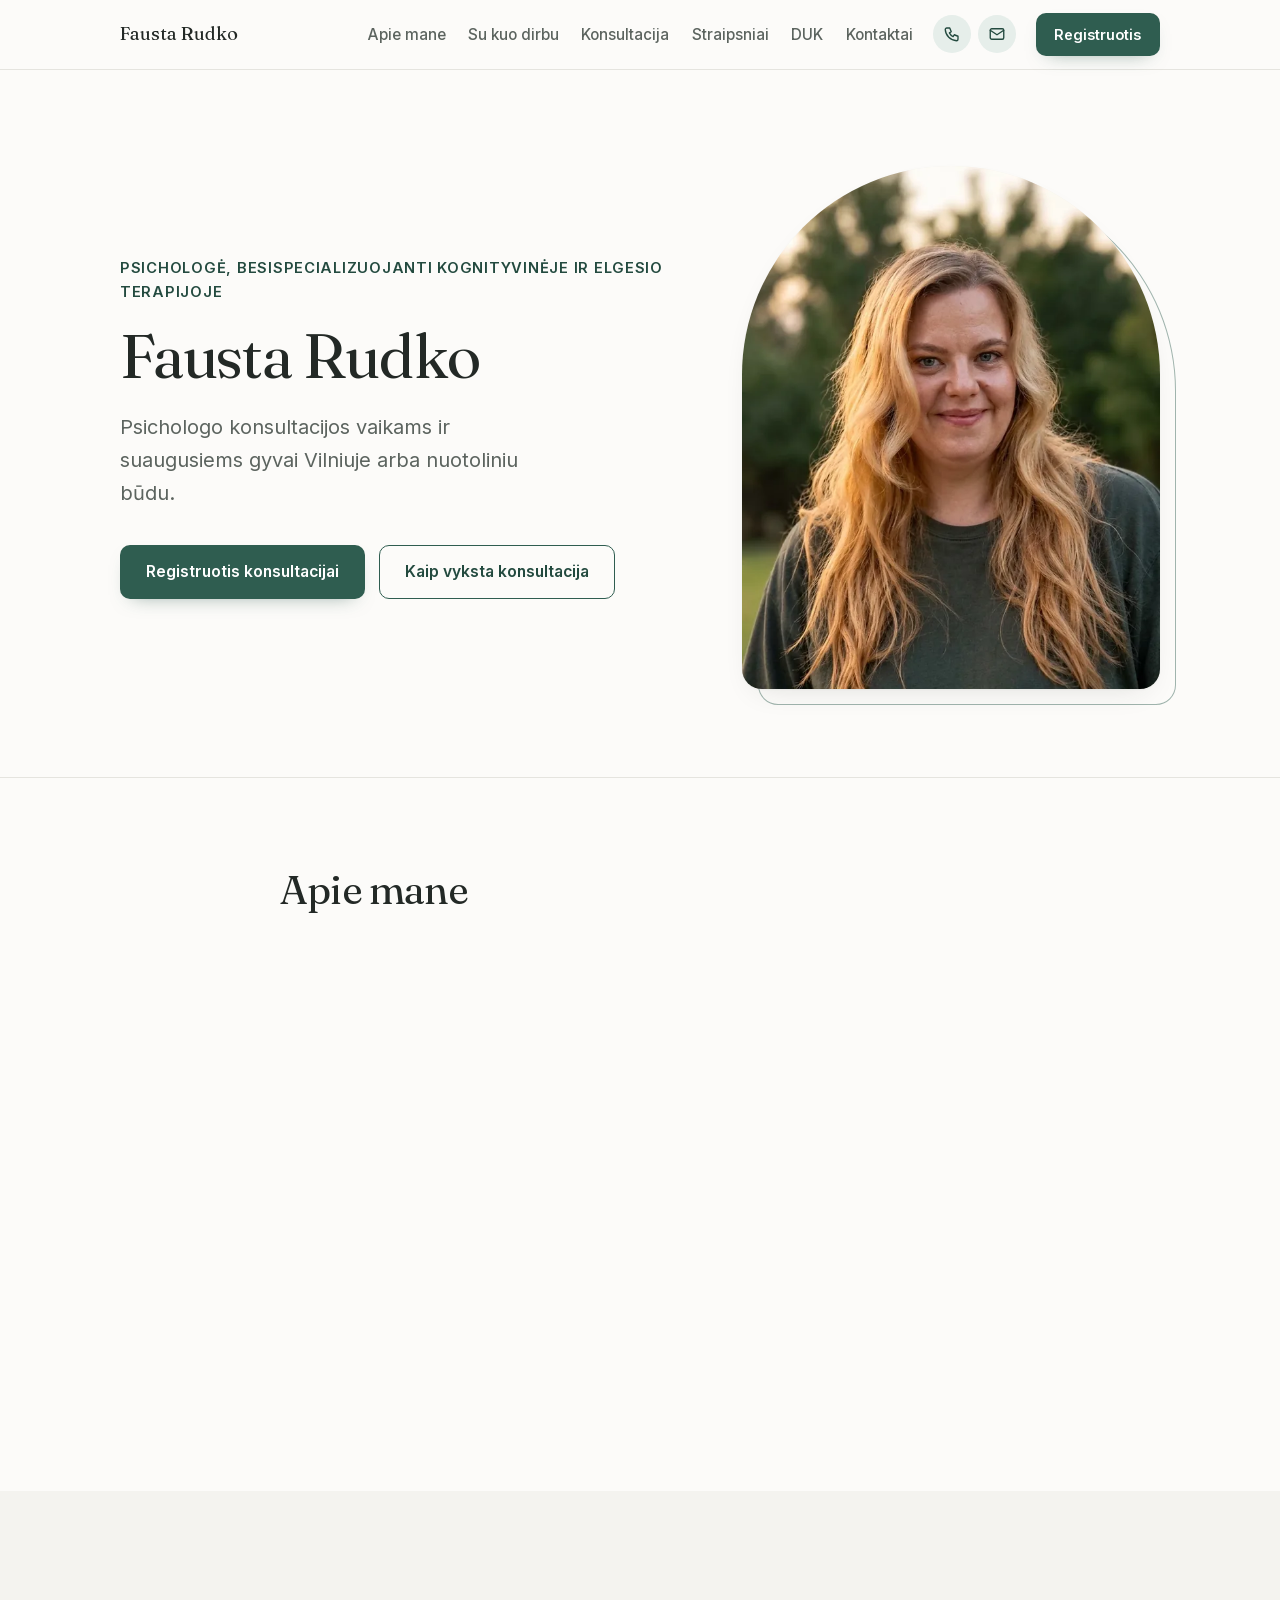
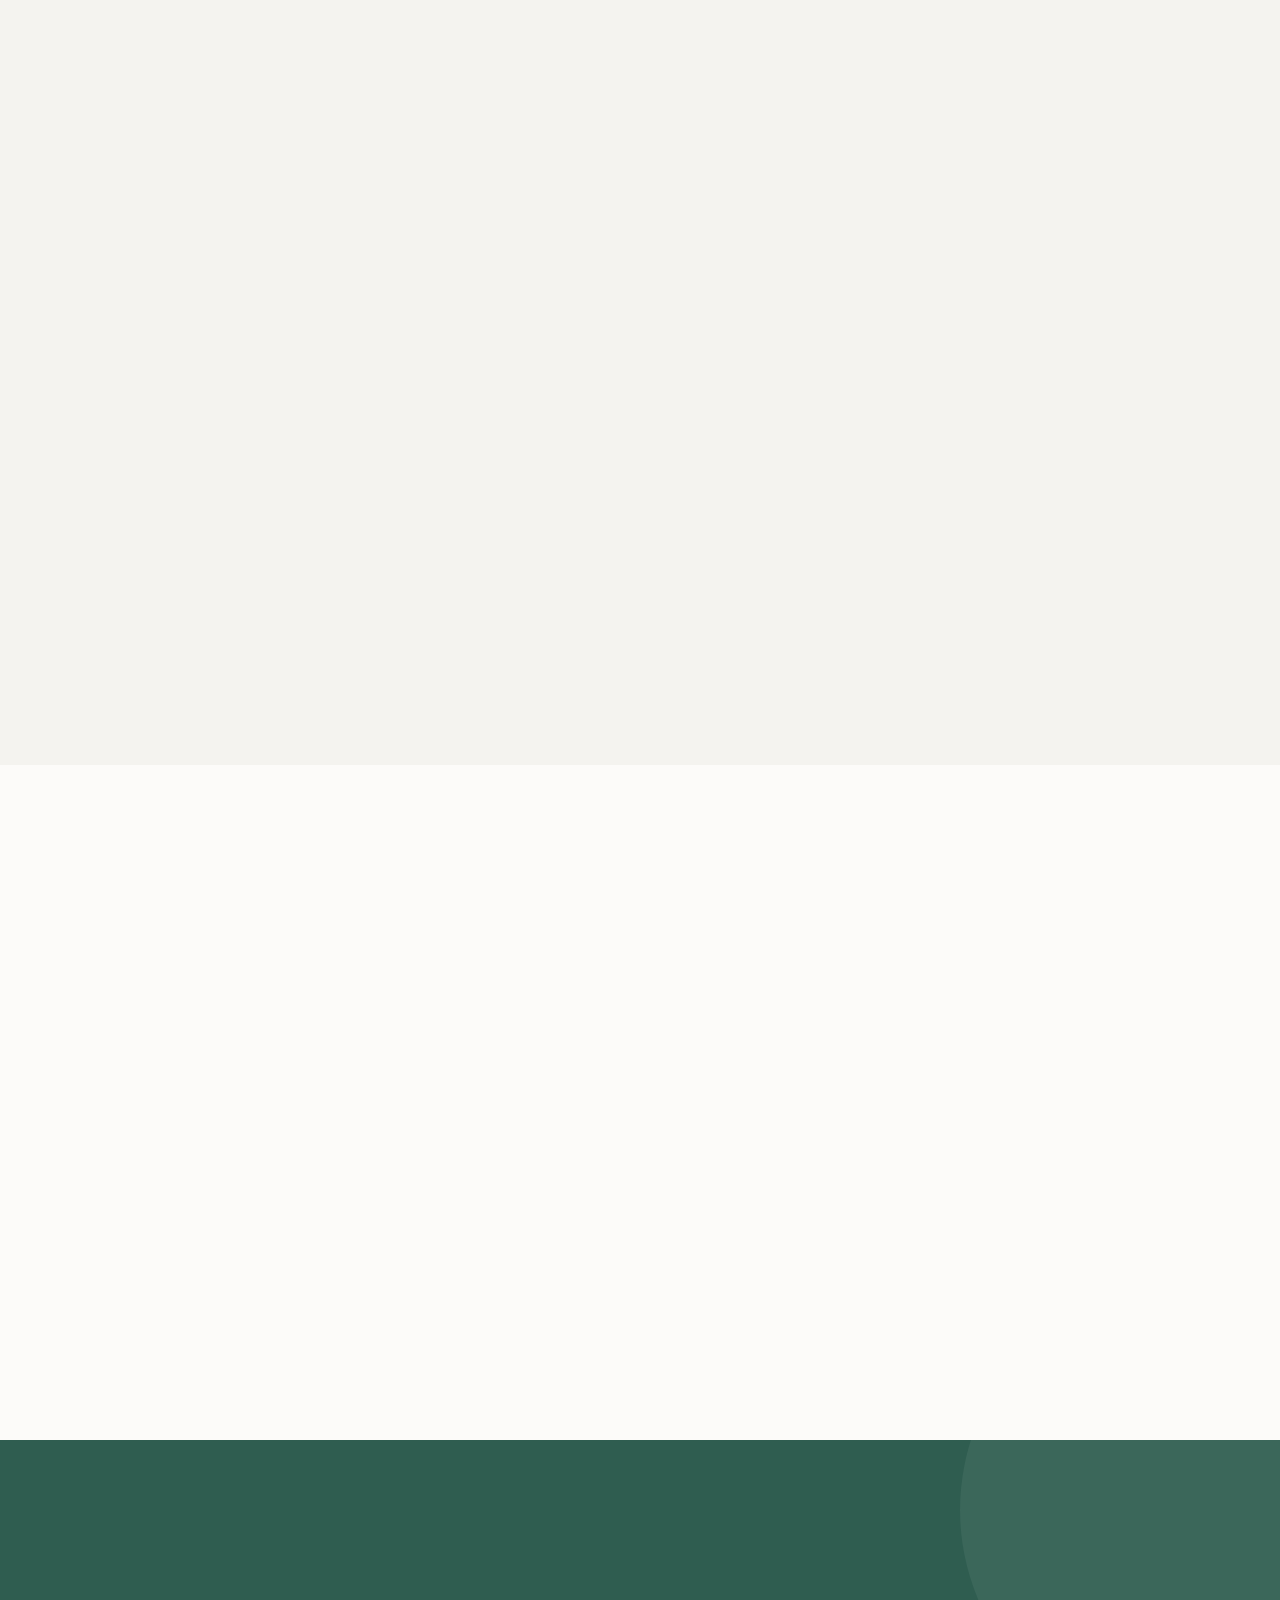
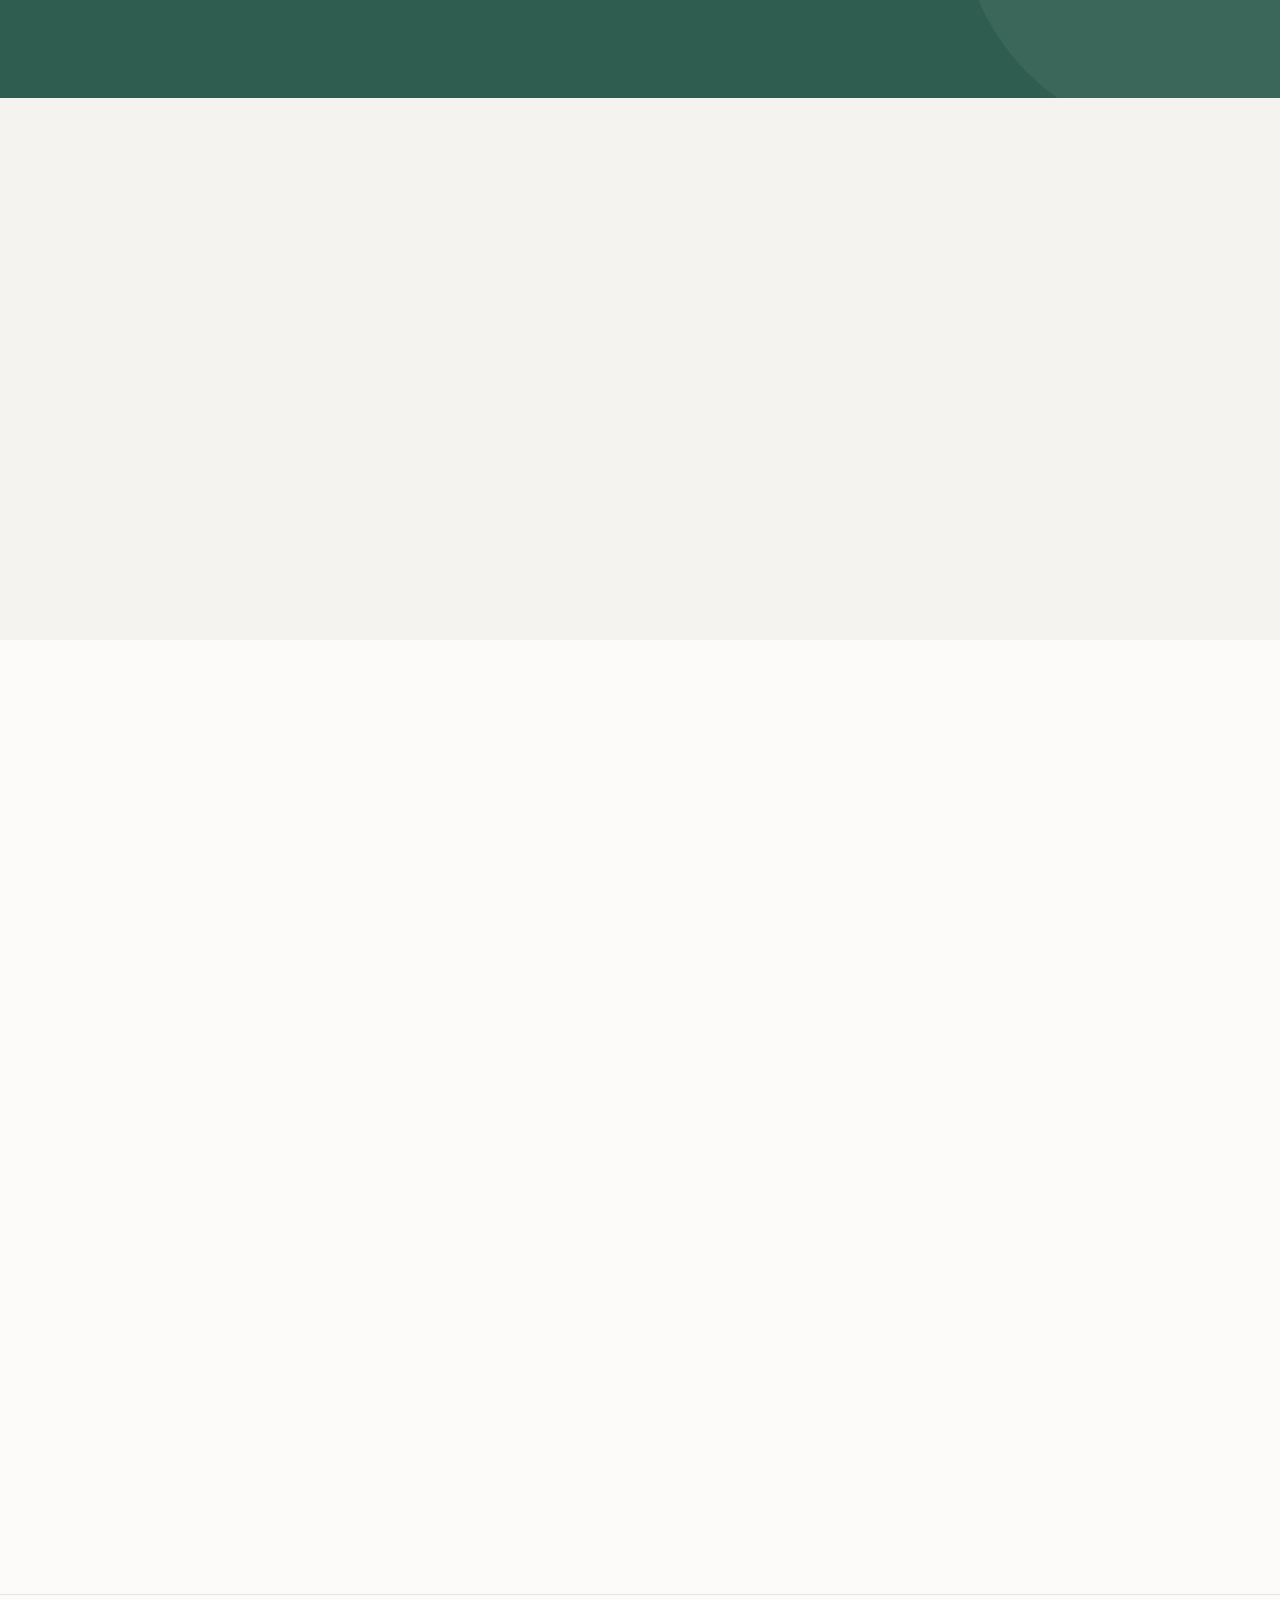
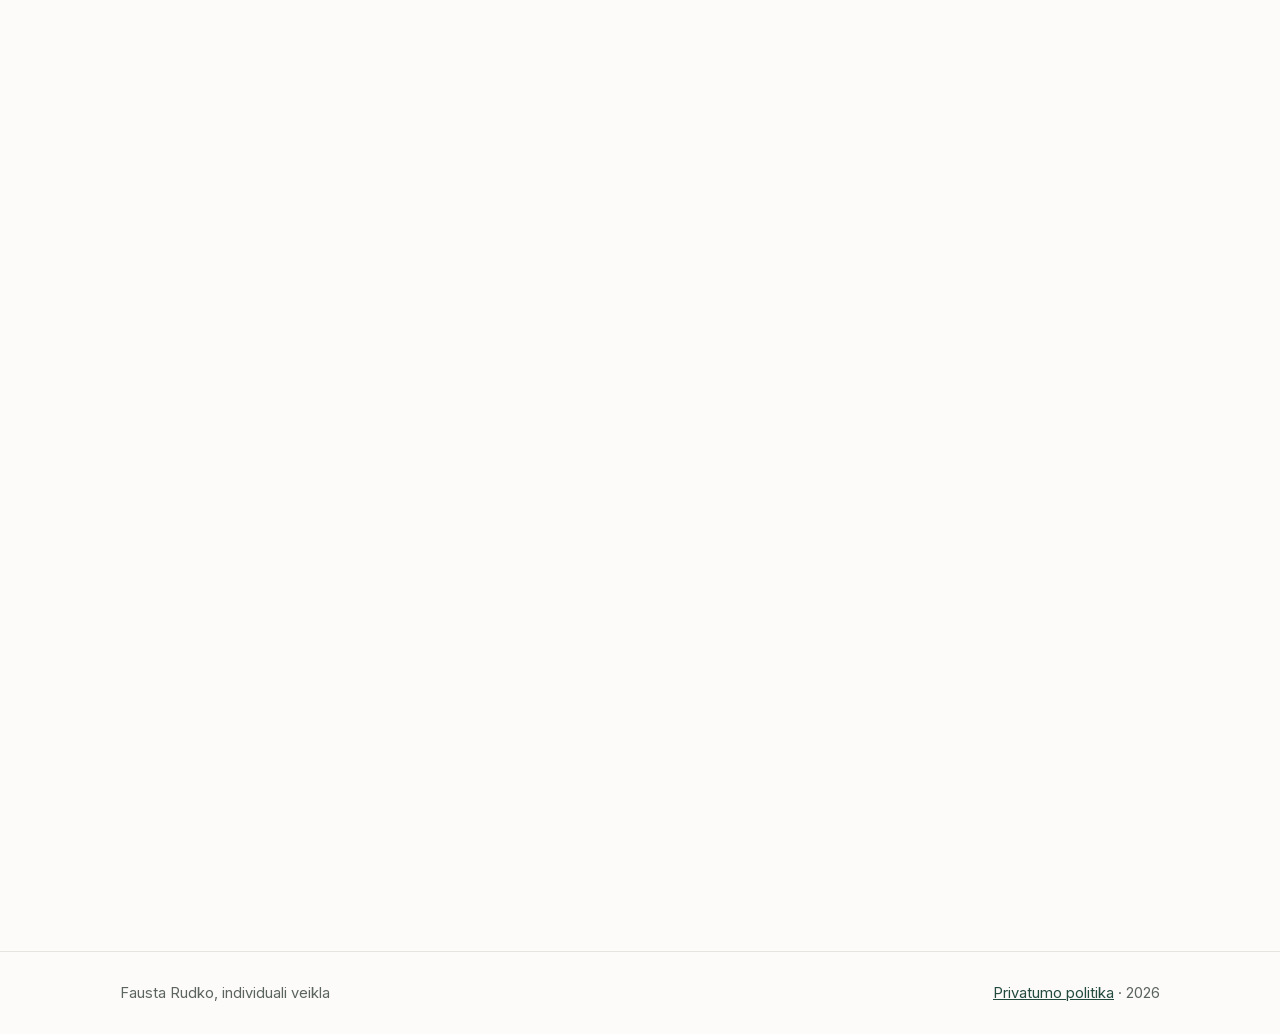
<file: index.html>
<!doctype html>
<html lang="lt">
<head>
  <meta charset="utf-8">
  <meta name="viewport" content="width=device-width, initial-scale=1">
  <meta http-equiv="Content-Security-Policy" content="default-src 'self'; script-src 'self'; style-src 'self'; img-src 'self' data:; font-src 'self'; connect-src 'self' https://formspree.io; form-action 'self' https://formspree.io; base-uri 'self'; object-src 'none'; upgrade-insecure-requests">
  <meta name="referrer" content="strict-origin-when-cross-origin">
  <title>Psichologė Vilniuje | Konsultacijos vaikams ir suaugusiems | Fausta Rudko</title>
  <meta name="description" content="Psichologo konsultacija Vilniuje ir nuotoliniu būdu vaikams ir suaugusiems. Kognityvinė ir elgesio terapija, vaiko raidos klausimai. Registruokitės konsultacijai.">
  <meta name="theme-color" content="#fcfbf9">
  <meta name="google-site-verification" content="2PJEKcrNzsLV1L0-G0TRrcrIz09X-STNwLhhue0qvl4">

  <meta property="og:type" content="website">
  <meta property="og:title" content="Psichologė Vilniuje | Konsultacijos vaikams ir suaugusiems">
  <meta property="og:description" content="Psichologinės konsultacijos vaikams ir suaugusiems Vilniuje ir nuotoliniu būdu. Kognityvinė ir elgesio terapija.">
  <meta property="og:url" content="https://fausta.rudko.lt/">
  <meta property="og:image" content="https://fausta.rudko.lt/assets/og.jpg">
  <meta property="og:image:width" content="1200">
  <meta property="og:image:height" content="630">
  <meta property="og:image:alt" content="Fausta Rudko, psichologė Vilniuje">
  <meta property="og:site_name" content="Fausta Rudko">
  <meta property="og:locale" content="lt_LT">
  <meta name="twitter:card" content="summary_large_image">

  <link rel="canonical" href="https://fausta.rudko.lt/">
  <link rel="preload" as="image" type="image/webp" imagesrcset="assets/portretas-380.webp 380w, assets/portretas-640.webp 640w, assets/portretas.webp 754w" imagesizes="(max-width: 900px) 320px, 420px">
  <link rel="stylesheet" href="styles.css?v=20260922b">
  <link rel="icon" href="/favicon.ico" sizes="32x32">
  <link rel="icon" type="image/png" sizes="48x48" href="/assets/favicon-48.png">
  <link rel="apple-touch-icon" href="/assets/apple-touch-icon.png">

  <script type="application/ld+json">
  {
    "@context": "https://schema.org",
    "@type": "WebSite",
    "name": "Fausta Rudko",
    "alternateName": ["Psichologė Fausta Rudko", "fausta.rudko.lt"],
    "url": "https://fausta.rudko.lt/"
  }
  </script>
  <script type="application/ld+json">
  {
    "@context": "https://schema.org",
    "@type": "Psychologist",
    "name": "Fausta Rudko",
    "description": "Psichologinės konsultacijos vaikams ir suaugusiems Vilniuje ir nuotoliniu būdu. Kognityvinė ir elgesio terapija.",
    "url": "https://fausta.rudko.lt/",
    "image": "https://fausta.rudko.lt/assets/portretas.jpg",
    "sameAs": ["https://lt.linkedin.com/in/fausta-rudko-53185b1b0"],
    "memberOf": { "@type": "Organization", "name": "Lietuvos psichologų sąjunga", "url": "https://www.psichologusajunga.lt/" },
    "telephone": "+37062973696",
    "email": "fausta.rudko@gmail.com",
    "address": {
      "@type": "PostalAddress",
      "streetAddress": "Laisvės pr. 125",
      "postalCode": "LT-06118",
      "addressLocality": "Vilnius",
      "addressCountry": "LT"
    },
    "geo": { "@type": "GeoCoordinates", "latitude": 54.728711, "longitude": 25.236392 },
    "hasMap": "https://www.google.com/maps/search/?api=1&query=54.728711%2C25.236392",
    "areaServed": { "@type": "City", "name": "Vilnius" },
    "makesOffer": [{
      "@type": "Offer",
      "price": "60",
      "priceCurrency": "EUR",
      "itemOffered": {
        "@type": "Service",
        "name": "Psichologo konsultacija",
        "serviceType": "Psichologinės konsultacijos vaikams ir suaugusiems"
      }
    }]
  }
  </script>
</head>
<body>
  <a class="praleisti" href="#pradzia">Pereiti prie turinio</a>

  <header class="virsus">
    <div class="virsus-vidus">
      <a class="logo" href="#pradzia">Fausta Rudko</a>
      <nav class="meniu" id="meniu" aria-label="Pagrindinis meniu">
        <a href="#apie">Apie mane</a>
        <a href="#su-kuo">Su kuo dirbu</a>
        <a href="#konsultacija">Konsultacija</a>
        <a href="#straipsniai">Straipsniai</a>
        <a href="#duk">DUK</a>
        <a href="#kontaktai">Kontaktai</a>
      </nav>
      <div class="virsus-ikonos">
        <a class="virsus-ikona" href="tel:+37062973696" aria-label="Skambinti +370 629 73696" title="Skambinti"><svg width="24" height="24" viewBox="0 0 24 24" fill="none" stroke="currentColor" stroke-width="1.8" stroke-linecap="round" stroke-linejoin="round" aria-hidden="true"><path d="M5 4h4l2 5-2.5 1.5a11 11 0 0 0 5 5L15 13l5 2v4a2 2 0 0 1-2 2A16 16 0 0 1 3 6a2 2 0 0 1 2-2Z"/></svg></a>
        <a class="virsus-ikona" href="mailto:fausta.rudko@gmail.com" aria-label="Rašyti el. laišką" title="Rašyti laišką"><svg width="24" height="24" viewBox="0 0 24 24" fill="none" stroke="currentColor" stroke-width="1.8" stroke-linecap="round" stroke-linejoin="round" aria-hidden="true"><rect x="3" y="5" width="18" height="14" rx="2"/><path d="m3 7 9 6 9-6"/></svg></a>
      </div>
      <a class="btn btn-pirminis virsus-cta" href="#kontaktai">Registruotis</a>
      <button class="meniu-mygtukas" id="meniu-mygtukas" aria-expanded="false" aria-controls="meniu" aria-label="Meniu">
        <svg width="22" height="22" viewBox="0 0 24 24" fill="none" stroke="currentColor" stroke-width="2" stroke-linecap="round" aria-hidden="true"><path d="M4 7h16M4 12h16M4 17h16"/></svg>
      </button>
    </div>
  </header>

  <main id="pradzia">

    <section class="hero">
      <div class="konteineris hero-tinklelis">
        <div class="hero-tekstas atsiranda">
          <p class="hero-virs">Psichologė, besispecializuojanti kognityvinėje ir elgesio terapijoje</p>
          <h1>Fausta Rudko</h1>
          <p class="hero-sakinys">Psichologo konsultacijos vaikams ir suaugusiems gyvai Vilniuje arba nuotoliniu būdu.</p>
          <div class="hero-mygtukai">
            <a class="btn btn-pirminis" href="#kontaktai">Registruotis konsultacijai</a>
            <a class="btn btn-antrinis" href="#konsultacija">Kaip vyksta konsultacija</a>
          </div>
        </div>
        <div class="hero-portretas atsiranda">
          <div class="portreto-remas">
            <picture>
              <source type="image/webp" srcset="assets/portretas-380.webp 380w, assets/portretas-640.webp 640w, assets/portretas.webp 754w" sizes="(max-width: 900px) 320px, 420px">
              <img src="assets/portretas.jpg" srcset="assets/portretas-380.jpg 380w, assets/portretas-640.jpg 640w, assets/portretas.jpg 754w" sizes="(max-width: 900px) 320px, 420px" alt="Psichologė Fausta Rudko" width="754" height="942" fetchpriority="high">
            </picture>
          </div>
        </div>
      </div>
    </section>

    <section id="apie" class="skirsnis skirsnis-fonas">
      <div class="konteineris siauras">
        <h2 class="atsiranda">Apie mane</h2>
        <!-- Šį tekstą Fausta gali perrašyti savais žodžiais -->
        <div class="apie-tekstas atsiranda">
          <p>Esu psichologė. Mano profesinis kelias prasidėjo Vilniaus universitete, kur 2018 metais įgijau psichologijos bakalauro, o 2020 metais – klinikinės psichologijos magistro laipsnį. Šiuo metu dirbu medicinos psichologe Santaros klinikose, o nuo 2023 metų tęsiu kognityvinės ir elgesio terapijos (KET) podiplomines studijas.</p>
          <p>Konsultuoju vaikus, suaugusiuosius ir šeimas. Tikiu, kad kreiptis į psichologą ne visada būna lengva, todėl man ypač svarbu sukurti erdvę, kurioje galėtumėte jaustis saugiai, priimti ir išgirsti. Konsultacijose neskubame – kalbamės apie tai, kas šiuo metu jums svarbiausia, kartu bandome geriau suprasti kylančius sunkumus ir ieškome būdų, kurie tiktų būtent jums.</p>
          <p>Savo darbe remiuosi ne tik profesinėmis žiniomis, bet ir nuoširdžiu, pagarbiu santykiu su žmogumi. Savo praktiką reguliariai aptariu supervizijose, kad teikiama pagalba būtų atsakinga, profesionali ir atlieptų kiekvieno žmogaus individualią situaciją.</p>
        </div>
        <div class="apie-zenklai atsiranda">
          <a class="zenklas" href="https://lt.linkedin.com/in/fausta-rudko-53185b1b0" target="_blank" rel="noopener">
            <svg class="zenklas-linkedin" width="22" height="22" viewBox="0 0 24 24" aria-hidden="true"><path fill="currentColor" d="M20.447 20.452h-3.554v-5.569c0-1.328-.027-3.037-1.852-3.037-1.853 0-2.136 1.445-2.136 2.939v5.667H9.351V9h3.414v1.561h.046c.477-.9 1.637-1.85 3.37-1.85 3.601 0 4.267 2.37 4.267 5.455v6.286zM5.337 7.433c-1.144 0-2.063-.926-2.063-2.065 0-1.138.92-2.063 2.063-2.063 1.14 0 2.064.925 2.064 2.063 0 1.139-.925 2.065-2.064 2.065zm1.782 13.019H3.555V9h3.564v11.452zM22.225 0H1.771C.792 0 0 .774 0 1.729v20.542C0 23.227.792 24 1.771 24h20.451C23.2 24 24 23.227 24 22.271V1.729C24 .774 23.2 0 22.222 0h.003z"/></svg>
            LinkedIn profilis
          </a>
          <a class="zenklas" href="https://www.psichologusajunga.lt/" target="_blank" rel="noopener">
            <img src="assets/lps.png" alt="Lietuvos psichologų sąjungos" width="290" height="114">
            <span class="zenklas-skirtukas" aria-hidden="true"></span>
            narė
          </a>
        </div>
      </div>
    </section>

    <section id="su-kuo" class="skirsnis skirsnis-fonas skirsnis-alt">
      <div class="konteineris">
        <h2 class="atsiranda">Su kuo dirbu: sunkumai vaikams ir suaugusiems</h2>
        <div class="korteles">
          <article class="kortele atsiranda">
            <h3>Vaikams</h3>
            <ul>
              <li>Nerimas ir baimės</li>
              <li>Emocijų atpažinimo ir reguliavimo sunkumai</li>
              <li>Elgesio sunkumai ir pykčio protrūkiai</li>
              <li>Autizmo spektro ir kiti raidos sutrikimai</li>
              <li><a href="straipsniai/vaiko-raida.html">Vaiko raidos</a> klausimai ir psichologinis vertinimas</li>
              <li>Dėmesio, aktyvumo ir impulsyvumo sunkumai</li>
              <li>Socialinio bendravimo sunkumai</li>
              <li>Prisitaikymo prie darželio, mokyklos ar kitų pokyčių sunkumai</li>
              <li>Savivertės ir pasitikėjimo savimi sunkumai</li>
              <li>Tėvų ir vaikų santykiai bei prieraišumas</li>
              <li>Tėvų konsultavimas dėl vaiko emocijų, elgesio ir raidos</li>
            </ul>
          </article>
          <article class="kortele atsiranda">
            <h3>Suaugusiesiems</h3>
            <ul>
              <li>Nerimas, baimės ir panikos simptomai</li>
              <li>Prislėgta nuotaika ir depresija</li>
              <li>Įtampa, stresas ir perdegimas</li>
              <li>Miego sunkumai ir nemiga</li>
              <li>Savivertė, savikritiškumas ir nepasitikėjimas savimi</li>
              <li>Emocijų atpažinimo ir reguliavimo sunkumai</li>
              <li>Santykių ir bendravimo sunkumai</li>
              <li>Gyvenimo pokyčiai ir prisitaikymo sunkumai</li>
              <li>Motinystės pradžia, pogimdyminis laikotarpis ir prisitaikymas prie naujo gyvenimo etapo</li>
              <li>Ribų nustatymas ir savo poreikių atpažinimas</li>
              <li>Pasikartojantys nepadedantys mąstymo ar elgesio modeliai</li>
            </ul>
          </article>
        </div>
        <p class="korteliu-pastaba atsiranda">
          Pirmoji konsultacija skirta susipažinti ir kartu nuspręsti, kaip dirbsime toliau.
        </p>
      </div>
    </section>

    <section id="konsultacija" class="skirsnis skirsnis-fonas">
      <div class="konteineris">
        <h2 class="atsiranda">Kaip vyksta psichologo konsultacija</h2>
        <ul class="faktai">
          <li class="atsiranda">
            <svg width="24" height="24" viewBox="0 0 24 24" fill="none" stroke="currentColor" stroke-width="1.6" stroke-linecap="round" stroke-linejoin="round" aria-hidden="true"><circle cx="12" cy="12" r="9"/><path d="M12 7v5l3 2"/></svg>
            <div><h3>Trukmė</h3><p>Konsultacija trunka 50 minučių.</p></div>
          </li>
          <li class="atsiranda">
            <svg width="24" height="24" viewBox="0 0 24 24" fill="none" stroke="currentColor" stroke-width="1.6" stroke-linecap="round" stroke-linejoin="round" aria-hidden="true"><path d="M17 7a5 5 0 0 0-9 3c0 1 .2 2 .6 3M6 11h7M6 14h6c-.4 3-2 5-5 5h-1"/></svg>
            <div><h3>Kaina</h3><p>Konsultacijos kaina 60 €.</p></div>
          </li>
          <li class="atsiranda">
            <svg width="24" height="24" viewBox="0 0 24 24" fill="none" stroke="currentColor" stroke-width="1.6" stroke-linecap="round" stroke-linejoin="round" aria-hidden="true"><path d="M12 21s7-5.1 7-11a7 7 0 1 0-14 0c0 5.9 7 11 7 11Z"/><circle cx="12" cy="10" r="2.5"/></svg>
            <div><h3>Vieta</h3><p>Gyvai konsultuoju Vilniuje, kabinete „Pas Juozapą“, Laisvės pr. 125.</p></div>
          </li>
          <li class="atsiranda">
            <svg width="24" height="24" viewBox="0 0 24 24" fill="none" stroke="currentColor" stroke-width="1.6" stroke-linecap="round" stroke-linejoin="round" aria-hidden="true"><rect x="3" y="7" width="13" height="10" rx="2"/><path d="m16 10 5-3v10l-5-3"/></svg>
            <div><h3>Nuotolinė konsultacija</h3><p>Konsultuoju ir nuotoliniu būdu, vaizdo skambučiu.</p></div>
          </li>
          <li class="atsiranda">
            <svg width="24" height="24" viewBox="0 0 24 24" fill="none" stroke="currentColor" stroke-width="1.6" stroke-linecap="round" stroke-linejoin="round" aria-hidden="true"><circle cx="9" cy="8" r="3"/><path d="M4 20c0-3 2.2-5 5-5s5 2 5 5"/><circle cx="17" cy="10" r="2.2"/><path d="M15.5 20c.2-2.2 1.6-3.6 3.5-3.6 1 0 1.8.3 2.5.9"/></svg>
            <div><h3>Konsultacijos vaikams</h3><p>Pirmasis susitikimas vyksta su tėvais, be vaiko. Jo metu aptariame vaiko sunkumus, raidą, šeimos situaciją ir lūkesčius konsultacijoms. Tolimesnių susitikimų eigą aptariame individualiai.</p></div>
          </li>
          <li class="atsiranda">
            <svg width="24" height="24" viewBox="0 0 24 24" fill="none" stroke="currentColor" stroke-width="1.6" stroke-linecap="round" stroke-linejoin="round" aria-hidden="true"><rect x="3" y="5" width="18" height="16" rx="2"/><path d="M3 9h18M8 3v4M16 3v4"/></svg>
            <div><h3>Atšaukimas ir perkėlimas</h3><p>Jei negalite atvykti į sutartą konsultaciją, prašau apie tai pranešti kuo anksčiau.</p></div>
          </li>
          <li class="atsiranda faktas-platus">
            <svg width="24" height="24" viewBox="0 0 24 24" fill="none" stroke="currentColor" stroke-width="1.6" stroke-linecap="round" stroke-linejoin="round" aria-hidden="true"><rect x="5" y="11" width="14" height="9" rx="2"/><path d="M8 11V8a4 4 0 1 1 8 0v3"/></svg>
            <div><h3>Konfidencialumas</h3><p>Visa konsultacijų metu aptariama informacija yra konfidenciali ir lieka tarp mūsų.</p></div>
          </li>
        </ul>
      </div>
    </section>

    <section class="juosta-cta" aria-label="Kvietimas registruotis">
      <div class="konteineris juosta-vidus">
        <p class="juosta-tekstas atsiranda">Pirmasis žingsnis dažnai būna pats sunkiausias. Parašykite arba paskambinkite, ir susitarsime dėl laiko, kuris jums tinka.</p>
        <a class="btn btn-sviesus atsiranda" href="#kontaktai">Registruotis konsultacijai</a>
      </div>
    </section>

    <section id="straipsniai" class="skirsnis skirsnis-fonas skirsnis-alt">
      <div class="konteineris">
        <h2 class="atsiranda">Straipsniai</h2>
        <ul class="straipsniu-korteles">
          <li class="atsiranda">
            <article>
              <h3><a href="straipsniai/vaiko-raida.html">Vaiko raida: kada verta sunerimti, o kada tiesiog duoti vaikui laiko?</a></h3>
              <p>„Ar tai normalu jo amžiui?“ Apie kalbą, žaidimą, emocijas ir tai, kada verta pasitarti, o kada tiesiog duoti vaikui laiko.</p>
              <a class="skaityti" href="straipsniai/vaiko-raida.html">Skaityti toliau</a>
            </article>
          </li>
          <li class="atsiranda">
            <article>
              <h3><a href="straipsniai/kada-kreiptis-i-psichologa.html">Kada verta kreiptis į psichologą?</a></h3>
              <p>Nebūtina laukti, kol pasidarys labai sunku. Apie signalus, mintį „gal mano problema per maža“ ir pirmą žingsnį.</p>
              <a class="skaityti" href="straipsniai/kada-kreiptis-i-psichologa.html">Skaityti toliau</a>
            </article>
          </li>
          <li class="atsiranda">
            <article>
              <h3><a href="straipsniai/kaip-vyksta-psichologo-konsultacija.html">Psichologo konsultacija: kaip ji vyksta ir ko tikėtis</a></h3>
              <p>Kaip susitarti, kaip atrodo pirmasis susitikimas, ką daryti, jei nežinai, nuo ko pradėti, ir kaip darbe atsiranda KET.</p>
              <a class="skaityti" href="straipsniai/kaip-vyksta-psichologo-konsultacija.html">Skaityti toliau</a>
            </article>
          </li>
        </ul>
      </div>
    </section>

    <section id="duk" class="skirsnis skirsnis-fonas">
      <div class="konteineris">
        <h2 class="atsiranda">Dažniausi klausimai</h2>
        <div class="duk atsiranda">
          <details>
            <summary>Kada verta kreiptis į psichologą?</summary>
            <p>Kreiptis galima ne tik tada, kai sunkumai tampa labai dideli. Kartais pakanka jausti, kad nerimas, liūdesys, įtampa, santykių sunkumai ar pasikartojančios situacijos pradeda varginti ir norisi geriau suprasti, kas vyksta.</p>
            <p>Nebūtina iš anksto tiksliai žinoti, kas negerai ar apie ką norėtumėte kalbėti. Pirmojo susitikimo metu galime tai išsiaiškinti kartu.</p>
          </details>
          <details>
            <summary>Kiek kainuoja ir kiek trunka konsultacija?</summary>
            <p>Viena konsultacija trunka 50 minučių ir kainuoja 60 €. Kaina tokia pati tiek susitinkant gyvai, tiek konsultuojantis nuotoliniu būdu.</p>
            <p>Jei tarp siūlomų laikų nerandate sau tinkamo, susisiekite su manimi – pabandysime rasti kitą abiem tinkamą laiką.</p>
          </details>
          <details>
            <summary>Kaip vyksta pirmoji konsultacija?</summary>
            <p>Pirmasis susitikimas skirtas susipažinti ir geriau suprasti, kas paskatino jus kreiptis. Kalbėsime apie šiuo metu kylančius sunkumus, jūsų lūkesčius ir tai, ko norėtumėte iš konsultacijų.</p>
            <p>Nereikia specialiai pasiruošti ar iš anksto žinoti, nuo ko pradėti. Pokalbio metu kartu aptarsime, kokie galėtų būti tolesni žingsniai.</p>
          </details>
          <details>
            <summary>Kas yra kognityvinė ir elgesio terapija (KET)?</summary>
            <p>Kognityvinė ir elgesio terapija (KET) – moksliškai pagrįsta psichoterapijos kryptis, padedanti geriau suprasti ryšį tarp mūsų minčių, emocijų ir elgesio. Konsultacijų metu ne tik kalbamės apie kylančius sunkumus, bet ir kartu ieškome konkrečių būdų, kurie galėtų padėti juos įveikti ar su jais geriau tvarkytis kasdieniame gyvenime.</p>
            <p>Darbo būdai ir tempas parenkami individualiai, atsižvelgiant į žmogaus situaciją, poreikius ir tikslus. Dirbant su vaikais metodai pritaikomi prie vaiko amžiaus ir raidos, o prireikus į procesą įtraukiami tėvai.</p>
          </details>
          <details>
            <summary>Ar galima konsultuotis nuotoliniu būdu?</summary>
            <p>Taip. Nuotolinės konsultacijos vyksta vaizdo skambučiu ir trunka 50 minučių. Svarbu pasirinkti ramią ir privačią vietą, kurioje galėtumėte laisvai kalbėtis.</p>
            <p>Jei jums priimtiniau susitikti gyvai, konsultacijos vyksta kabinete Vilniuje, Laisvės pr. 125.</p>
          </details>
          <details>
            <summary>Kaip vyksta vaikų konsultacijos?</summary>
            <p>Pirmasis susitikimas vyksta su tėvais, be vaiko. Jo metu aptariame vaiko raidą, kylančius sunkumus, šeimos situaciją ir jūsų lūkesčius.</p>
            <p>Tolimesnis darbas priklauso nuo vaiko amžiaus, poreikių ir sunkumų. Į susitikimus gali būti įtraukiamas vaikas, o dalis konsultacijų skiriama tėvams. Kartu aptariame, kokia pagalba konkrečioje situacijoje būtų tinkamiausia.</p>
          </details>
          <details>
            <summary>Kuo skiriasi psichologas nuo psichiatro?</summary>
            <p>Psichiatras yra gydytojas, galintis diagnozuoti psichikos sutrikimus ir prireikus skirti vaistus. Psichologas konsultuoja, padeda geriau suprasti emocinius, elgesio ir kitus psichologinius sunkumus bei ieškoti būdų juos spręsti.</p>
            <p>Jei konsultacijų metu matytume, kad būtų naudinga ir gydytojo psichiatro konsultacija, tai aptartume kartu.</p>
          </details>
          <details>
            <summary>Ar konsultacijos yra konfidencialios?</summary>
            <p>Taip. Tai, kuo dalijatės konsultacijų metu, yra konfidencialu ir be jūsų sutikimo nėra perduodama kitiems žmonėms ar įstaigoms.</p>
            <p>Konfidencialumui taikomos teisės aktuose numatytos išimtys, pavyzdžiui, kai kyla reali grėsmė žmogaus gyvybei ar saugumui.</p>
          </details>
          <details>
            <summary>Kiek konsultacijų reikės?</summary>
            <p>Vieno visiems tinkamo konsultacijų skaičiaus nėra. Tai priklauso nuo sunkumų, jūsų poreikių ir tikslų. Kartais pakanka kelių susitikimų konkrečiam klausimui aptarti, kitais atvejais naudingas ilgesnis darbas.</p>
            <p>Apie konsultacijų dažnumą ir tolimesnį darbą tariamės kartu.</p>
          </details>
          <details>
            <summary>Ar galiu nutraukti konsultacijas?</summary>
            <p>Taip. Jūs visada galite nuspręsti konsultacijas baigti. Jei kyla abejonių dėl proceso ar jaučiate, kad konsultacijos neatitinka jūsų lūkesčių, kviečiu apie tai pasikalbėti – tai taip pat svarbi konsultavimo proceso dalis.</p>
          </details>
        </div>
        <script type="application/ld+json">
        {
          "@context": "https://schema.org",
          "@type": "FAQPage",
          "mainEntity": [
            {
              "@type": "Question",
              "name": "Kada verta kreiptis į psichologą?",
              "acceptedAnswer": {
                "@type": "Answer",
                "text": "Kreiptis galima ne tik tada, kai sunkumai tampa labai dideli. Kartais pakanka jausti, kad nerimas, liūdesys, įtampa, santykių sunkumai ar pasikartojančios situacijos pradeda varginti ir norisi geriau suprasti, kas vyksta. Nebūtina iš anksto tiksliai žinoti, kas negerai ar apie ką norėtumėte kalbėti. Pirmojo susitikimo metu galime tai išsiaiškinti kartu."
              }
            },
            {
              "@type": "Question",
              "name": "Kiek kainuoja ir kiek trunka konsultacija?",
              "acceptedAnswer": {
                "@type": "Answer",
                "text": "Viena konsultacija trunka 50 minučių ir kainuoja 60 €. Kaina tokia pati tiek susitinkant gyvai, tiek konsultuojantis nuotoliniu būdu. Jei tarp siūlomų laikų nerandate sau tinkamo, susisiekite su manimi – pabandysime rasti kitą abiem tinkamą laiką."
              }
            },
            {
              "@type": "Question",
              "name": "Kaip vyksta pirmoji konsultacija?",
              "acceptedAnswer": {
                "@type": "Answer",
                "text": "Pirmasis susitikimas skirtas susipažinti ir geriau suprasti, kas paskatino jus kreiptis. Kalbėsime apie šiuo metu kylančius sunkumus, jūsų lūkesčius ir tai, ko norėtumėte iš konsultacijų. Nereikia specialiai pasiruošti ar iš anksto žinoti, nuo ko pradėti. Pokalbio metu kartu aptarsime, kokie galėtų būti tolesni žingsniai."
              }
            },
            {
              "@type": "Question",
              "name": "Kas yra kognityvinė ir elgesio terapija (KET)?",
              "acceptedAnswer": {
                "@type": "Answer",
                "text": "Kognityvinė ir elgesio terapija (KET) – moksliškai pagrįsta psichoterapijos kryptis, padedanti geriau suprasti ryšį tarp mūsų minčių, emocijų ir elgesio. Konsultacijų metu ne tik kalbamės apie kylančius sunkumus, bet ir kartu ieškome konkrečių būdų, kurie galėtų padėti juos įveikti ar su jais geriau tvarkytis kasdieniame gyvenime. Darbo būdai ir tempas parenkami individualiai, atsižvelgiant į žmogaus situaciją, poreikius ir tikslus. Dirbant su vaikais metodai pritaikomi prie vaiko amžiaus ir raidos, o prireikus į procesą įtraukiami tėvai."
              }
            },
            {
              "@type": "Question",
              "name": "Ar galima konsultuotis nuotoliniu būdu?",
              "acceptedAnswer": {
                "@type": "Answer",
                "text": "Taip. Nuotolinės konsultacijos vyksta vaizdo skambučiu ir trunka 50 minučių. Svarbu pasirinkti ramią ir privačią vietą, kurioje galėtumėte laisvai kalbėtis. Jei jums priimtiniau susitikti gyvai, konsultacijos vyksta kabinete Vilniuje, Laisvės pr. 125."
              }
            },
            {
              "@type": "Question",
              "name": "Kaip vyksta vaikų konsultacijos?",
              "acceptedAnswer": {
                "@type": "Answer",
                "text": "Pirmasis susitikimas vyksta su tėvais, be vaiko. Jo metu aptariame vaiko raidą, kylančius sunkumus, šeimos situaciją ir jūsų lūkesčius. Tolimesnis darbas priklauso nuo vaiko amžiaus, poreikių ir sunkumų. Į susitikimus gali būti įtraukiamas vaikas, o dalis konsultacijų skiriama tėvams. Kartu aptariame, kokia pagalba konkrečioje situacijoje būtų tinkamiausia."
              }
            },
            {
              "@type": "Question",
              "name": "Kuo skiriasi psichologas nuo psichiatro?",
              "acceptedAnswer": {
                "@type": "Answer",
                "text": "Psichiatras yra gydytojas, galintis diagnozuoti psichikos sutrikimus ir prireikus skirti vaistus. Psichologas konsultuoja, padeda geriau suprasti emocinius, elgesio ir kitus psichologinius sunkumus bei ieškoti būdų juos spręsti. Jei konsultacijų metu matytume, kad būtų naudinga ir gydytojo psichiatro konsultacija, tai aptartume kartu."
              }
            },
            {
              "@type": "Question",
              "name": "Ar konsultacijos yra konfidencialios?",
              "acceptedAnswer": {
                "@type": "Answer",
                "text": "Taip. Tai, kuo dalijatės konsultacijų metu, yra konfidencialu ir be jūsų sutikimo nėra perduodama kitiems žmonėms ar įstaigoms. Konfidencialumui taikomos teisės aktuose numatytos išimtys, pavyzdžiui, kai kyla reali grėsmė žmogaus gyvybei ar saugumui."
              }
            },
            {
              "@type": "Question",
              "name": "Kiek konsultacijų reikės?",
              "acceptedAnswer": {
                "@type": "Answer",
                "text": "Vieno visiems tinkamo konsultacijų skaičiaus nėra. Tai priklauso nuo sunkumų, jūsų poreikių ir tikslų. Kartais pakanka kelių susitikimų konkrečiam klausimui aptarti, kitais atvejais naudingas ilgesnis darbas. Apie konsultacijų dažnumą ir tolimesnį darbą tariamės kartu."
              }
            },
            {
              "@type": "Question",
              "name": "Ar galiu nutraukti konsultacijas?",
              "acceptedAnswer": {
                "@type": "Answer",
                "text": "Taip. Jūs visada galite nuspręsti konsultacijas baigti. Jei kyla abejonių dėl proceso ar jaučiate, kad konsultacijos neatitinka jūsų lūkesčių, kviečiu apie tai pasikalbėti – tai taip pat svarbi konsultavimo proceso dalis."
              }
            }
          ]
        }
        </script>
      </div>
    </section>

    <section id="kontaktai" class="skirsnis skirsnis-fonas">
      <div class="konteineris">
        <h2 class="atsiranda">Registracija psichologo konsultacijai Vilniuje</h2>
        <div class="kontaktu-tinklelis">
          <div class="kontaktu-info atsiranda">
            <p>Parašykite arba paskambinkite, atsakysiu per vieną dvi darbo dienas.</p>
            <ul class="kontaktu-sarasas">
              <li>
                <svg width="24" height="24" viewBox="0 0 24 24" fill="none" stroke="currentColor" stroke-width="1.6" stroke-linecap="round" stroke-linejoin="round" aria-hidden="true"><path d="M5 4h4l2 5-2.5 1.5a11 11 0 0 0 5 5L15 13l5 2v4a2 2 0 0 1-2 2A16 16 0 0 1 3 6a2 2 0 0 1 2-2Z"/></svg>
                <a href="tel:+37062973696">+370 629 73696</a>
              </li>
              <li>
                <svg width="24" height="24" viewBox="0 0 24 24" fill="none" stroke="currentColor" stroke-width="1.6" stroke-linecap="round" stroke-linejoin="round" aria-hidden="true"><rect x="3" y="5" width="18" height="14" rx="2"/><path d="m3 7 9 6 9-6"/></svg>
                <a href="mailto:fausta.rudko@gmail.com">fausta.rudko@gmail.com</a>
              </li>
              <li>
                <svg width="24" height="24" viewBox="0 0 24 24" fill="none" stroke="currentColor" stroke-width="1.6" stroke-linecap="round" stroke-linejoin="round" aria-hidden="true"><path d="M12 21s7-5.1 7-11a7 7 0 1 0-14 0c0 5.9 7 11 7 11Z"/><circle cx="12" cy="10" r="2.5"/></svg>
                <div>
                  „Pas Juozapą“<br>
                  Laisvės pr. 125, LT-06118 Vilnius<br>
                  <a class="zemelapis" href="https://www.google.com/maps/search/?api=1&amp;query=54.728711%2C25.236392" target="_blank" rel="noopener">Atidaryti žemėlapyje</a>
                </div>
              </li>
            </ul>
            <dl class="kontaktu-pastaba">
              <div><dt>Konsultacija</dt><dd>50 min, 60 €</dd></div>
              <div><dt>Forma</dt><dd>Gyvai arba nuotoliniu būdu</dd></div>
            </dl>
          </div>
          <form class="forma atsiranda" method="post" action="https://formspree.io/f/xjykwqyv" novalidate>
            <input type="hidden" name="_subject" value="Nauja užklausa iš fausta.rudko.lt">
            <input type="hidden" name="_next" value="https://fausta.rudko.lt/aciu.html">
            <div class="laukas">
              <label for="f-vardas">Vardas</label>
              <input id="f-vardas" name="Vardas" type="text" autocomplete="name" required>
            </div>
            <div class="laukas">
              <label for="f-kontaktas">Telefonas arba el. paštas</label>
              <input id="f-kontaktas" name="Telefonas arba el. paštas" type="text" autocomplete="tel" required>
            </div>
            <div class="laukas">
              <label for="f-kam">Kam konsultacija</label>
              <select id="f-kam" name="Kam konsultacija">
                <option value="Vaikui">Vaikui</option>
                <option value="Sau">Sau</option>
                <option value="Dar nežinau">Dar nežinau</option>
              </select>
            </div>
            <div class="laukas">
              <label for="f-zinute">Žinutė</label>
              <textarea id="f-zinute" name="Žinutė" rows="4"></textarea>
            </div>
            <div class="laukas medus" aria-hidden="true">
              <label for="f-svetaine">Svetainė</label>
              <input id="f-svetaine" name="_gotcha" type="text" tabindex="-1" autocomplete="off">
            </div>
            <div class="laukas sutikimas">
              <input id="f-sutikimas" name="Sutikimas su privatumo politika" type="checkbox" value="Taip" required>
              <label for="f-sutikimas">Sutinku, kad pateikti duomenys būtų naudojami atsakyti į mano užklausą (<a href="privatumo-politika.html">privatumo politika</a>).</label>
            </div>
            <button class="btn btn-pirminis" type="submit">Siųsti užklausą</button>
            <p class="formos-zinia" role="status" aria-live="polite"></p>
          </form>
        </div>
      </div>
    </section>

  </main>

  <footer class="porastė">
    <div class="konteineris porastes-vidus">
      <p>Fausta Rudko, individuali veikla</p>
      <p><a href="privatumo-politika.html">Privatumo politika</a> · <span id="metai">2026</span></p>
    </div>
  </footer>

  <script src="script.js?v=20260922b"></script>
</body>
</html>
</file>
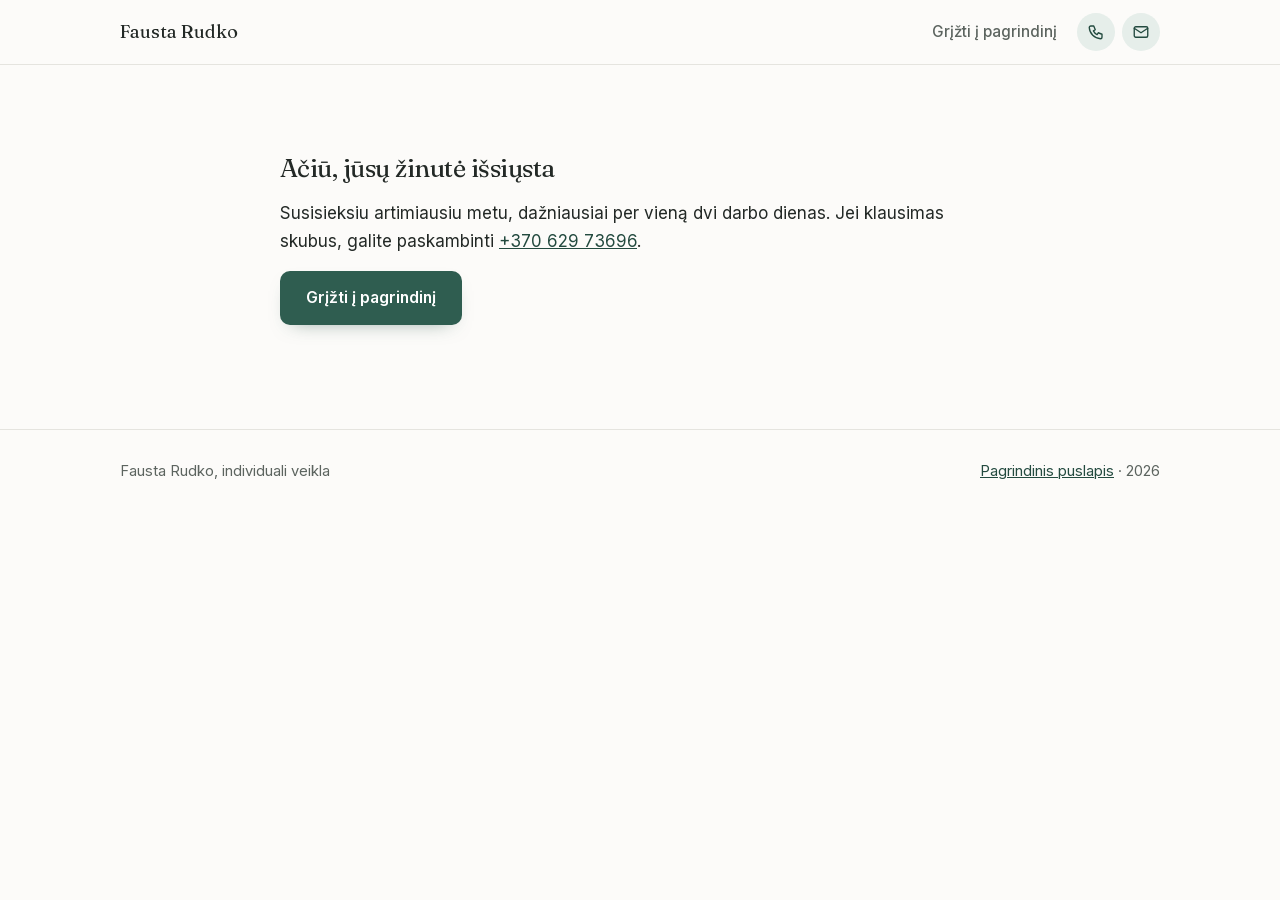
<file: aciu.html>
<!doctype html>
<html lang="lt">
<head>
  <meta charset="utf-8">
  <meta name="viewport" content="width=device-width, initial-scale=1">
  <meta http-equiv="Content-Security-Policy" content="default-src 'self'; script-src 'self'; style-src 'self'; img-src 'self' data:; font-src 'self'; connect-src 'self' https://formspree.io; form-action 'self' https://formspree.io; base-uri 'self'; object-src 'none'; upgrade-insecure-requests">
  <meta name="referrer" content="strict-origin-when-cross-origin">
  <title>Ačiū, žinutė išsiųsta | Fausta Rudko</title>
  <meta name="robots" content="noindex">
  <meta name="theme-color" content="#fcfbf9">
  <link rel="stylesheet" href="styles.css?v=20260922b">
  <link rel="icon" href="/favicon.ico" sizes="32x32">
  <link rel="icon" type="image/png" sizes="48x48" href="/assets/favicon-48.png">
  <link rel="apple-touch-icon" href="/assets/apple-touch-icon.png">
</head>
<body>
  <header class="virsus">
    <div class="virsus-vidus">
      <a class="logo" href="index.html">Fausta Rudko</a>
      <nav class="meniu" aria-label="Pagrindinis meniu">
        <a href="index.html">Grįžti į pagrindinį</a>
      </nav>
      <div class="virsus-ikonos">
        <a class="virsus-ikona" href="tel:+37062973696" aria-label="Skambinti +370 629 73696" title="Skambinti"><svg width="24" height="24" viewBox="0 0 24 24" fill="none" stroke="currentColor" stroke-width="1.8" stroke-linecap="round" stroke-linejoin="round" aria-hidden="true"><path d="M5 4h4l2 5-2.5 1.5a11 11 0 0 0 5 5L15 13l5 2v4a2 2 0 0 1-2 2A16 16 0 0 1 3 6a2 2 0 0 1 2-2Z"/></svg></a>
        <a class="virsus-ikona" href="mailto:fausta.rudko@gmail.com" aria-label="Rašyti el. laišką" title="Rašyti laišką"><svg width="24" height="24" viewBox="0 0 24 24" fill="none" stroke="currentColor" stroke-width="1.8" stroke-linecap="round" stroke-linejoin="round" aria-hidden="true"><rect x="3" y="5" width="18" height="14" rx="2"/><path d="m3 7 9 6 9-6"/></svg></a>
      </div>
    </div>
  </header>

  <main id="turinys">
    <section class="skirsnis">
      <div class="konteineris siauras">
        <h1>Ačiū, jūsų žinutė išsiųsta</h1>
        <p>Susisieksiu artimiausiu metu, dažniausiai per vieną dvi darbo dienas. Jei klausimas skubus, galite paskambinti <a href="tel:+37062973696">+370 629 73696</a>.</p>
        <p><a class="btn btn-pirminis" href="index.html">Grįžti į pagrindinį</a></p>
      </div>
    </section>
  </main>

  <footer class="porastė">
    <div class="konteineris porastes-vidus">
      <p>Fausta Rudko, individuali veikla</p>
      <p><a href="index.html">Pagrindinis puslapis</a> · <span id="metai">2026</span></p>
    </div>
  </footer>

  <script src="script.js?v=20260922b"></script>
</body>
</html>
</file>
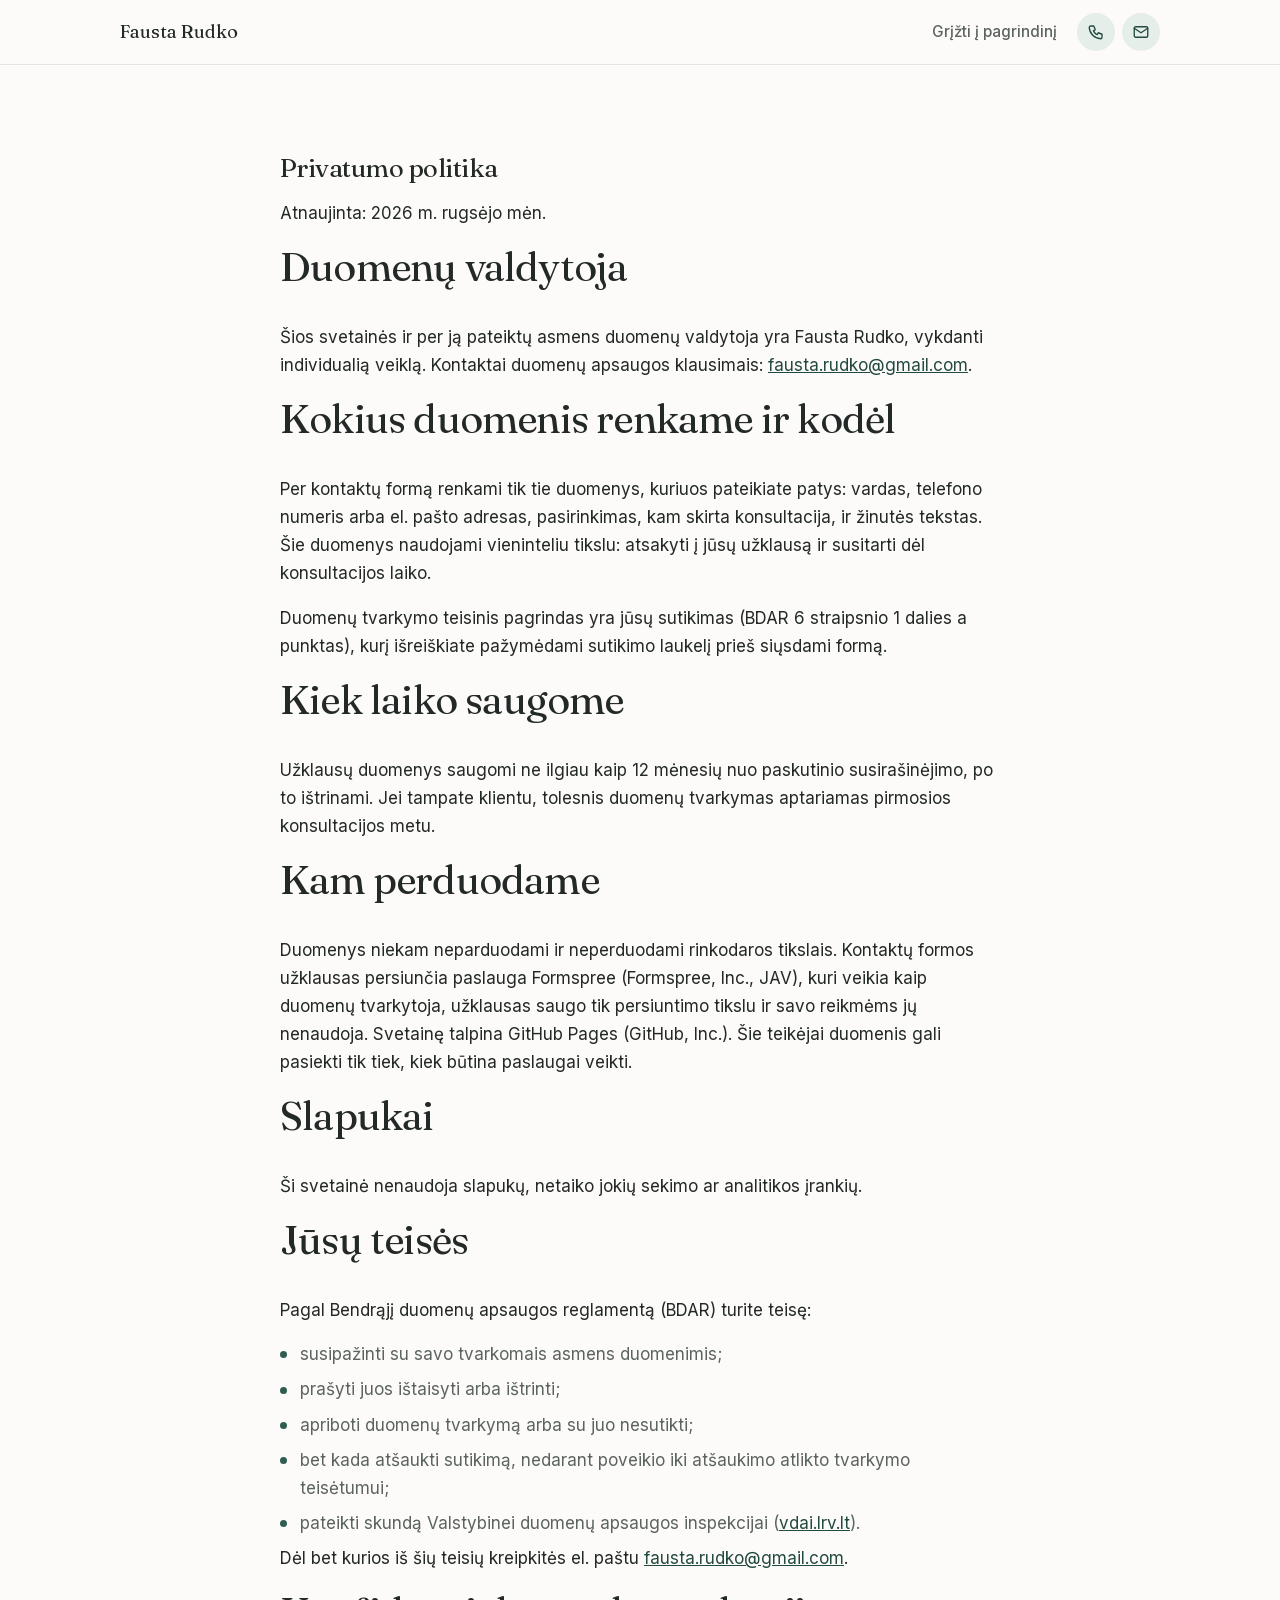
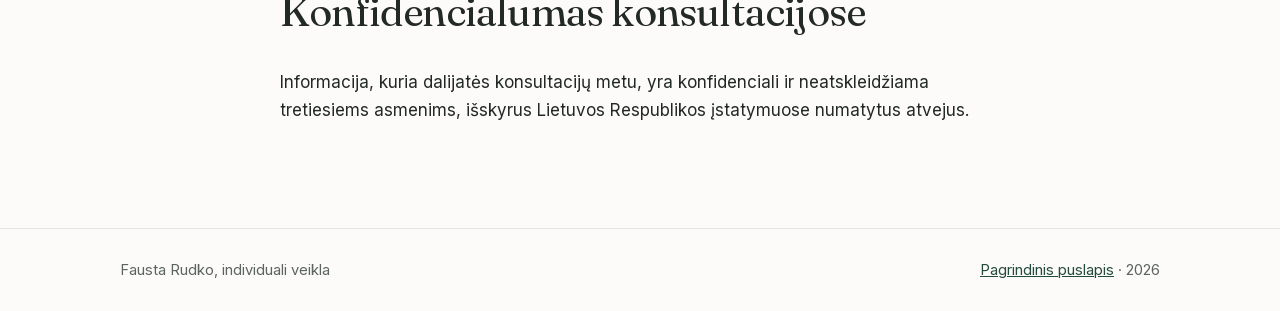
<file: privatumo-politika.html>
<!doctype html>
<html lang="lt">
<head>
  <meta charset="utf-8">
  <meta name="viewport" content="width=device-width, initial-scale=1">
  <meta http-equiv="Content-Security-Policy" content="default-src 'self'; script-src 'self'; style-src 'self'; img-src 'self' data:; font-src 'self'; connect-src 'self' https://formspree.io; form-action 'self' https://formspree.io; base-uri 'self'; object-src 'none'; upgrade-insecure-requests">
  <meta name="referrer" content="strict-origin-when-cross-origin">
  <title>Privatumo politika | Fausta Rudko</title>
  <meta name="description" content="Svetainės privatumo politika: kokie duomenys renkami, kam naudojami ir kokias teises turite.">
  <meta name="theme-color" content="#fcfbf9">
  <link rel="canonical" href="https://fausta.rudko.lt/privatumo-politika.html">
  <link rel="stylesheet" href="styles.css?v=20260922b">
  <link rel="icon" href="/favicon.ico" sizes="32x32">
  <link rel="icon" type="image/png" sizes="48x48" href="/assets/favicon-48.png">
  <link rel="apple-touch-icon" href="/assets/apple-touch-icon.png">
</head>
<body>
  <a class="praleisti" href="#turinys">Pereiti prie turinio</a>

  <header class="virsus">
    <div class="virsus-vidus">
      <a class="logo" href="index.html">Fausta Rudko</a>
      <nav class="meniu" aria-label="Pagrindinis meniu">
        <a href="index.html">Grįžti į pagrindinį</a>
      </nav>
      <div class="virsus-ikonos">
        <a class="virsus-ikona" href="tel:+37062973696" aria-label="Skambinti +370 629 73696" title="Skambinti"><svg width="24" height="24" viewBox="0 0 24 24" fill="none" stroke="currentColor" stroke-width="1.8" stroke-linecap="round" stroke-linejoin="round" aria-hidden="true"><path d="M5 4h4l2 5-2.5 1.5a11 11 0 0 0 5 5L15 13l5 2v4a2 2 0 0 1-2 2A16 16 0 0 1 3 6a2 2 0 0 1 2-2Z"/></svg></a>
        <a class="virsus-ikona" href="mailto:fausta.rudko@gmail.com" aria-label="Rašyti el. laišką" title="Rašyti laišką"><svg width="24" height="24" viewBox="0 0 24 24" fill="none" stroke="currentColor" stroke-width="1.8" stroke-linecap="round" stroke-linejoin="round" aria-hidden="true"><rect x="3" y="5" width="18" height="14" rx="2"/><path d="m3 7 9 6 9-6"/></svg></a>
      </div>
    </div>
  </header>

  <main id="turinys">
    <section class="skirsnis">
      <div class="konteineris siauras">
        <h1>Privatumo politika</h1>
        <p>Atnaujinta: 2026 m. rugsėjo mėn.</p>

        <h2>Duomenų valdytoja</h2>
        <p>
          Šios svetainės ir per ją pateiktų asmens duomenų valdytoja yra Fausta Rudko,
          vykdanti individualią veiklą. Kontaktai duomenų apsaugos klausimais:
          <a href="mailto:fausta.rudko@gmail.com">fausta.rudko@gmail.com</a>.
        </p>

        <h2>Kokius duomenis renkame ir kodėl</h2>
        <p>
          Per kontaktų formą renkami tik tie duomenys, kuriuos pateikiate patys: vardas,
          telefono numeris arba el. pašto adresas, pasirinkimas, kam skirta konsultacija,
          ir žinutės tekstas. Šie duomenys naudojami vieninteliu tikslu: atsakyti į jūsų
          užklausą ir susitarti dėl konsultacijos laiko.
        </p>
        <p>
          Duomenų tvarkymo teisinis pagrindas yra jūsų sutikimas (BDAR 6 straipsnio 1 dalies
          a punktas), kurį išreiškiate pažymėdami sutikimo laukelį prieš siųsdami formą.
        </p>

        <h2>Kiek laiko saugome</h2>
        <p>
          Užklausų duomenys saugomi ne ilgiau kaip 12 mėnesių nuo paskutinio susirašinėjimo,
          po to ištrinami. Jei tampate klientu, tolesnis duomenų tvarkymas aptariamas
          pirmosios konsultacijos metu.
        </p>

        <h2>Kam perduodame</h2>
        <p>
          Duomenys niekam neparduodami ir neperduodami rinkodaros tikslais. Kontaktų formos užklausas
          persiunčia paslauga Formspree (Formspree, Inc., JAV), kuri veikia kaip duomenų
          tvarkytoja, užklausas saugo tik persiuntimo tikslu ir savo reikmėms jų nenaudoja.
          Svetainę talpina GitHub Pages (GitHub, Inc.). Šie teikėjai duomenis gali pasiekti
          tik tiek, kiek būtina paslaugai veikti.
        </p>

        <h2>Slapukai</h2>
        <p>
          Ši svetainė nenaudoja slapukų, netaiko jokių sekimo ar analitikos įrankių.
        </p>

        <h2>Jūsų teisės</h2>
        <p>Pagal Bendrąjį duomenų apsaugos reglamentą (BDAR) turite teisę:</p>
        <ul class="teises">
          <li>susipažinti su savo tvarkomais asmens duomenimis;</li>
          <li>prašyti juos ištaisyti arba ištrinti;</li>
          <li>apriboti duomenų tvarkymą arba su juo nesutikti;</li>
          <li>bet kada atšaukti sutikimą, nedarant poveikio iki atšaukimo atlikto tvarkymo teisėtumui;</li>
          <li>pateikti skundą Valstybinei duomenų apsaugos inspekcijai (<a href="https://vdai.lrv.lt" target="_blank" rel="noopener">vdai.lrv.lt</a>).</li>
        </ul>
        <p>
          Dėl bet kurios iš šių teisių kreipkitės el. paštu
          <a href="mailto:fausta.rudko@gmail.com">fausta.rudko@gmail.com</a>.
        </p>

        <h2>Konfidencialumas konsultacijose</h2>
        <p>
          Informacija, kuria dalijatės konsultacijų metu, yra konfidenciali ir neatskleidžiama
          tretiesiems asmenims, išskyrus Lietuvos Respublikos įstatymuose numatytus atvejus.
        </p>
      </div>
    </section>
  </main>

  <footer class="porastė">
    <div class="konteineris porastes-vidus">
      <p>Fausta Rudko, individuali veikla</p>
      <p><a href="index.html">Pagrindinis puslapis</a> · <span id="metai">2026</span></p>
    </div>
  </footer>

  <script src="script.js?v=20260922b"></script>
</body>
</html>
</file>
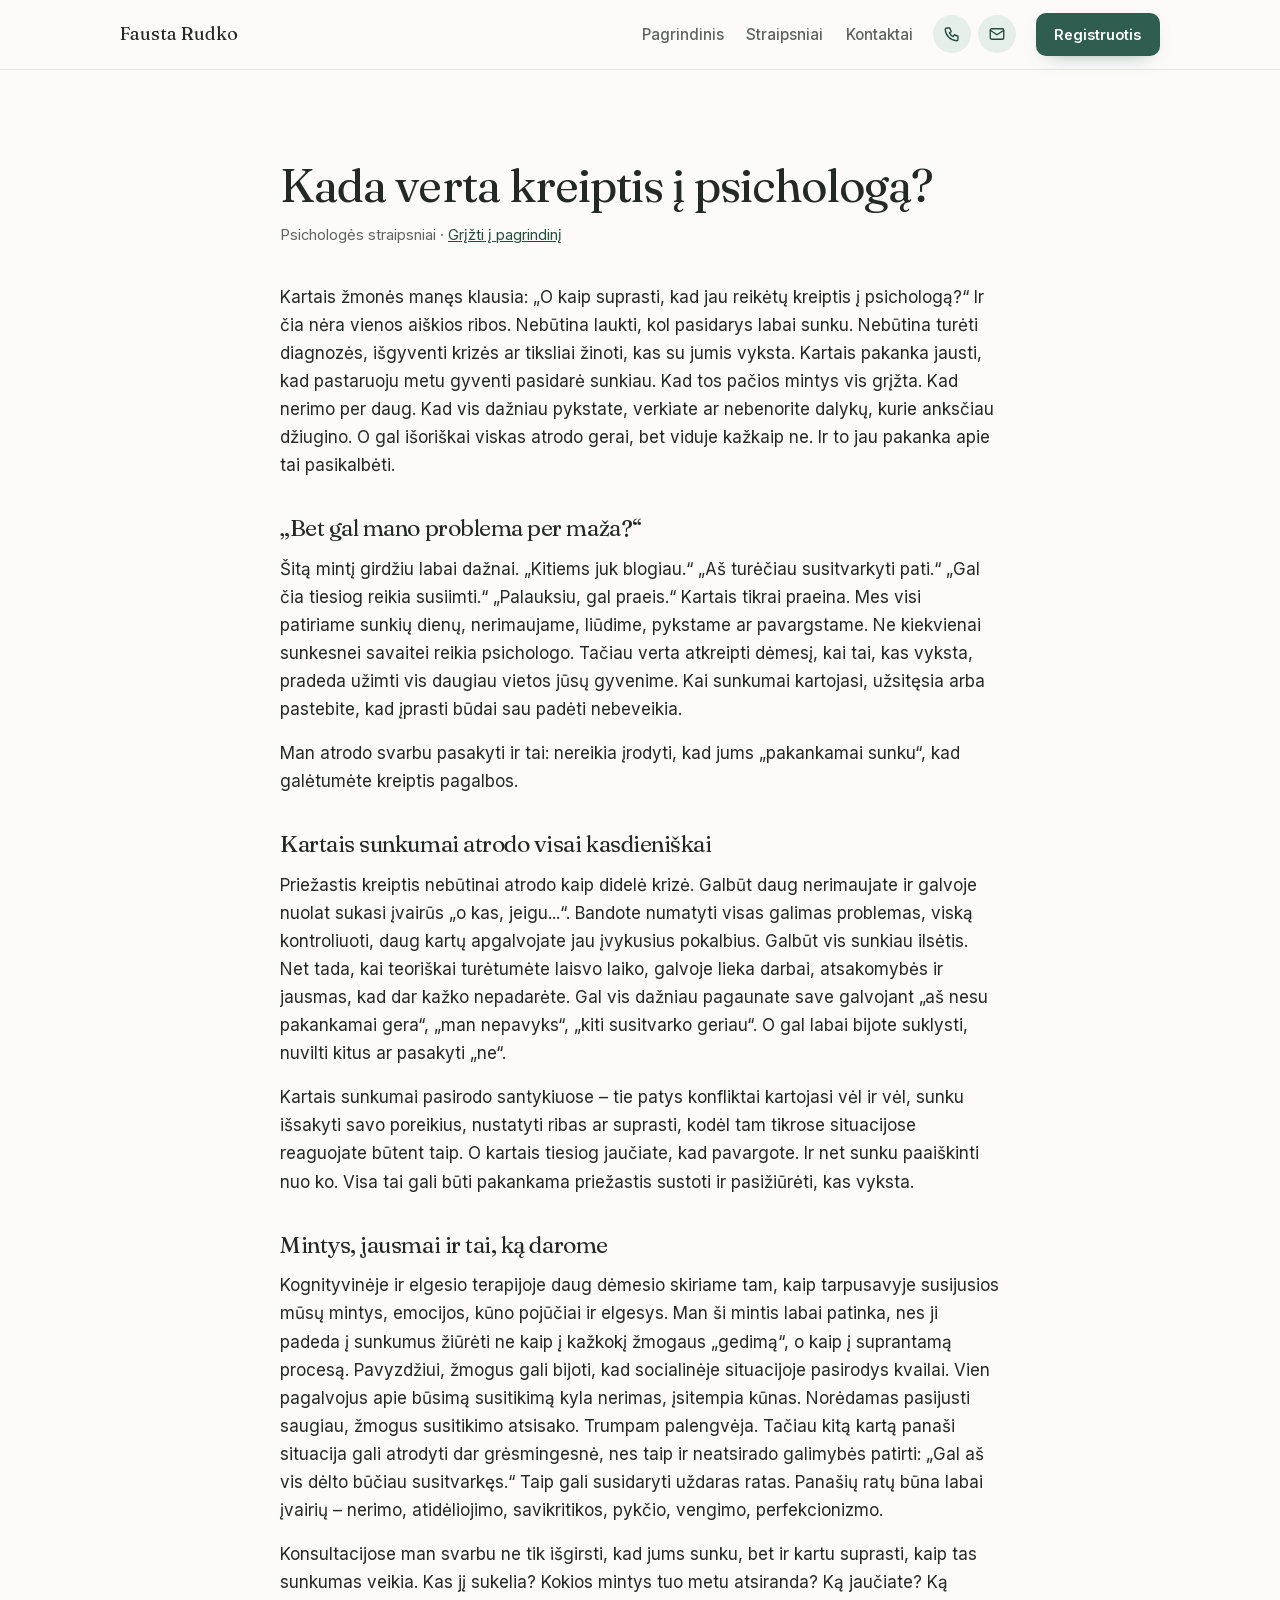
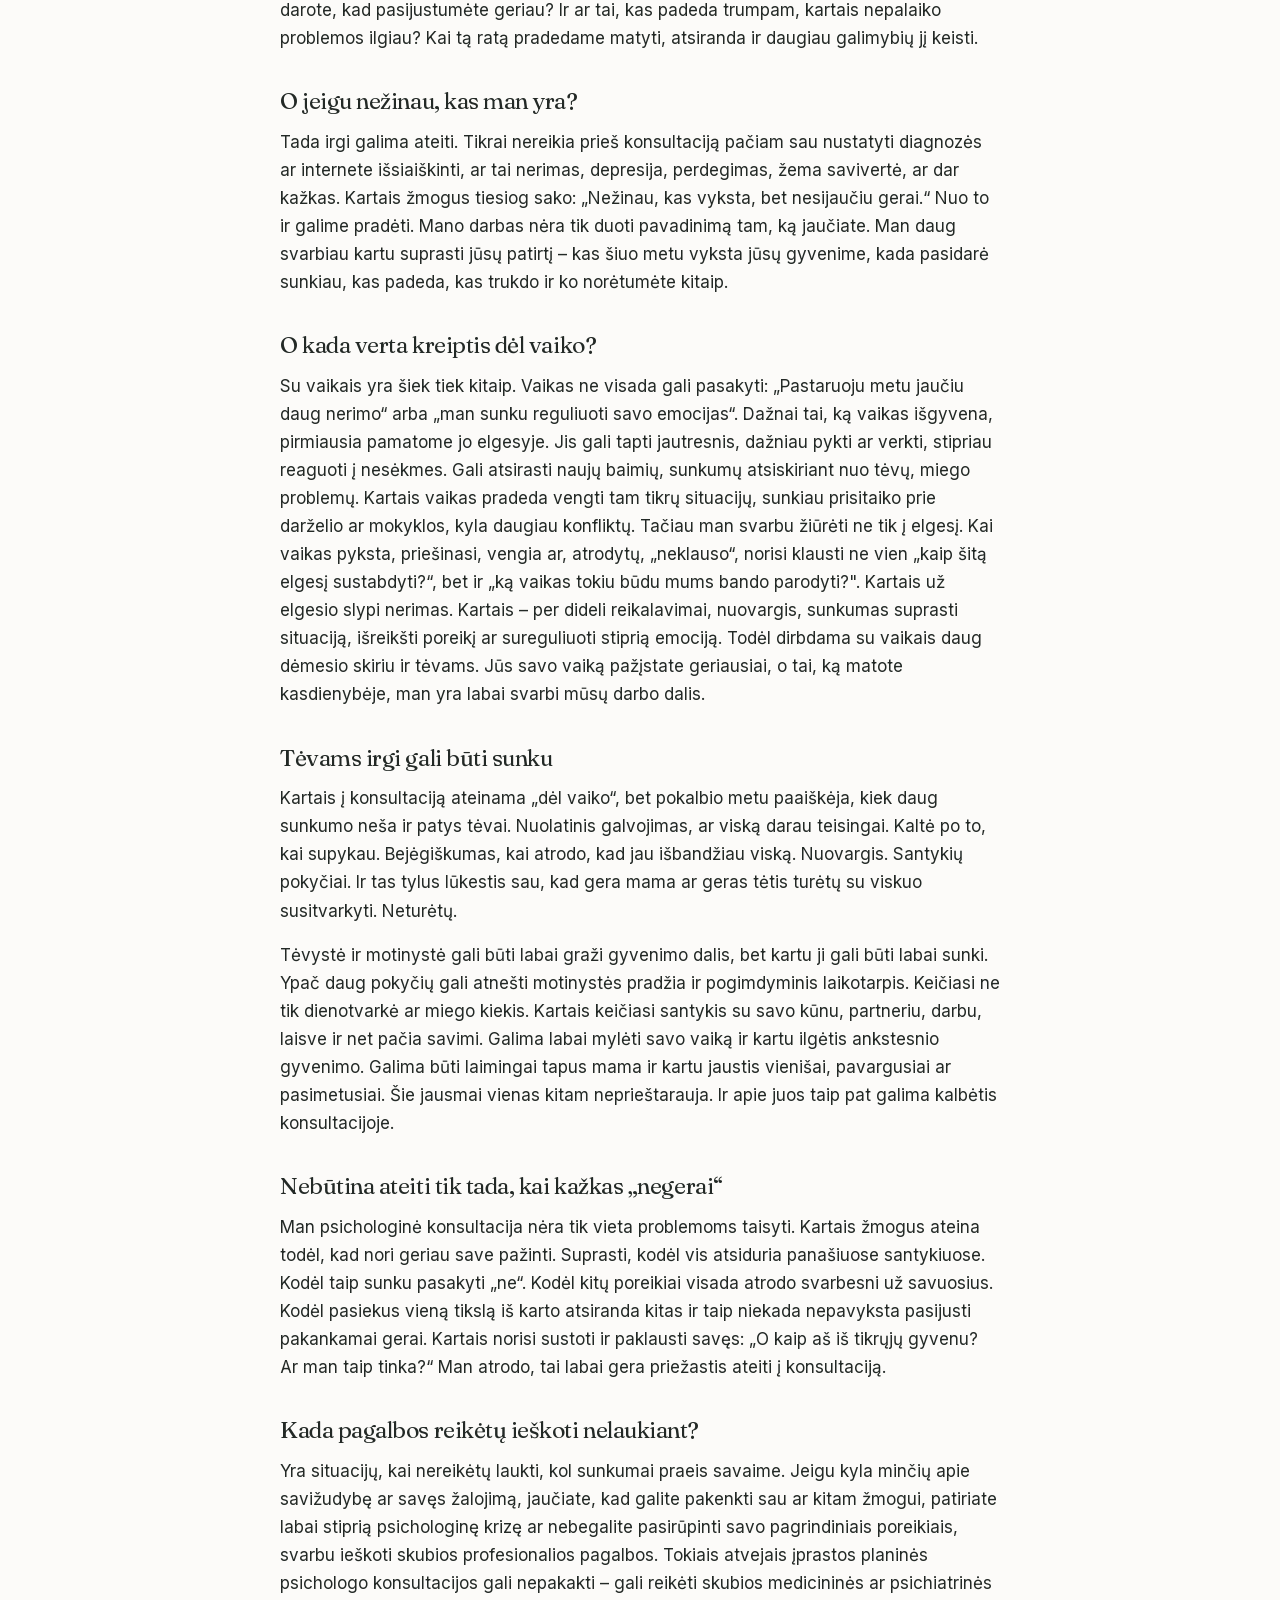
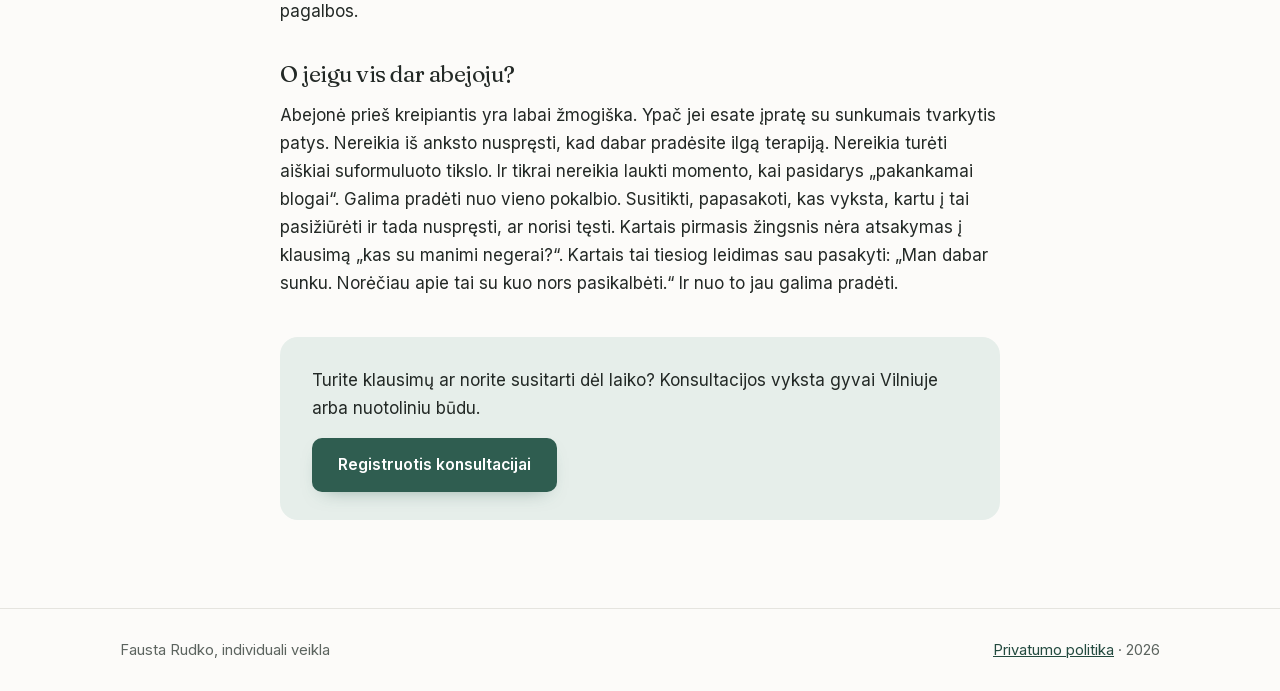
<file: straipsniai/kada-kreiptis-i-psichologa.html>
<!doctype html>
<html lang="lt">
<head>
  <meta charset="utf-8">
  <meta name="viewport" content="width=device-width, initial-scale=1">
  <meta http-equiv="Content-Security-Policy" content="default-src 'self'; script-src 'self'; style-src 'self'; img-src 'self' data:; font-src 'self'; connect-src 'self' https://formspree.io; form-action 'self' https://formspree.io; base-uri 'self'; object-src 'none'; upgrade-insecure-requests">
  <meta name="referrer" content="strict-origin-when-cross-origin">
  <title>Kada verta kreiptis į psichologą?</title>
  <meta name="description" content="Kada verta kreiptis į psichologą: signalai suaugusiems ir vaikams, kai sunkumai kartojasi ar vargina, ir kodėl nereikia laukti, kol taps labai sunku.">
  <meta name="theme-color" content="#fcfbf9">

  <meta property="og:type" content="article">
  <meta property="og:title" content="Kada verta kreiptis į psichologą?">
  <meta property="og:description" content="Kada verta kreiptis į psichologą: signalai suaugusiems ir vaikams, kai sunkumai kartojasi ar vargina, ir kodėl nereikia laukti, kol taps labai sunku.">
  <meta property="og:url" content="https://fausta.rudko.lt/straipsniai/kada-kreiptis-i-psichologa.html">
  <meta property="og:image" content="https://fausta.rudko.lt/assets/og.jpg">
  <meta property="og:image:width" content="1200">
  <meta property="og:image:height" content="630">
  <meta property="og:image:alt" content="Fausta Rudko, psichologė Vilniuje">
  <meta property="og:site_name" content="Fausta Rudko">
  <meta property="og:locale" content="lt_LT">
  <meta name="twitter:card" content="summary_large_image">

  <link rel="canonical" href="https://fausta.rudko.lt/straipsniai/kada-kreiptis-i-psichologa.html">
  <link rel="stylesheet" href="../styles.css?v=20260922b">
  <link rel="icon" href="/favicon.ico" sizes="32x32">
  <link rel="icon" type="image/png" sizes="48x48" href="/assets/favicon-48.png">
  <link rel="apple-touch-icon" href="/assets/apple-touch-icon.png">

  <script type="application/ld+json">
  {
    "@context": "https://schema.org",
    "@type": "Article",
    "headline": "Kada verta kreiptis į psichologą?",
    "description": "Kada verta kreiptis į psichologą: signalai suaugusiems ir vaikams, kai sunkumai kartojasi ar vargina, ir kodėl nereikia laukti, kol taps labai sunku.",
    "inLanguage": "lt",
    "datePublished": "2026-09-09",
    "dateModified": "2026-09-22",
    "author": { "@type": "Person", "name": "Fausta Rudko" },
    "mainEntityOfPage": "https://fausta.rudko.lt/straipsniai/kada-kreiptis-i-psichologa.html"
  }
  </script>
</head>
<body>
  <a class="praleisti" href="#turinys">Pereiti prie turinio</a>

  <header class="virsus">
    <div class="virsus-vidus">
      <a class="logo" href="../index.html">Fausta Rudko</a>
      <nav class="meniu" id="meniu" aria-label="Pagrindinis meniu">
        <a href="../index.html">Pagrindinis</a>
        <a href="../index.html#straipsniai">Straipsniai</a>
        <a href="../index.html#kontaktai">Kontaktai</a>
      </nav>
      <div class="virsus-ikonos">
        <a class="virsus-ikona" href="tel:+37062973696" aria-label="Skambinti +370 629 73696" title="Skambinti"><svg width="24" height="24" viewBox="0 0 24 24" fill="none" stroke="currentColor" stroke-width="1.8" stroke-linecap="round" stroke-linejoin="round" aria-hidden="true"><path d="M5 4h4l2 5-2.5 1.5a11 11 0 0 0 5 5L15 13l5 2v4a2 2 0 0 1-2 2A16 16 0 0 1 3 6a2 2 0 0 1 2-2Z"/></svg></a>
        <a class="virsus-ikona" href="mailto:fausta.rudko@gmail.com" aria-label="Rašyti el. laišką" title="Rašyti laišką"><svg width="24" height="24" viewBox="0 0 24 24" fill="none" stroke="currentColor" stroke-width="1.8" stroke-linecap="round" stroke-linejoin="round" aria-hidden="true"><rect x="3" y="5" width="18" height="14" rx="2"/><path d="m3 7 9 6 9-6"/></svg></a>
      </div>
      <a class="btn btn-pirminis virsus-cta" href="../index.html#kontaktai">Registruotis</a>
      <button class="meniu-mygtukas" id="meniu-mygtukas" aria-expanded="false" aria-controls="meniu" aria-label="Meniu">
        <svg width="22" height="22" viewBox="0 0 24 24" fill="none" stroke="currentColor" stroke-width="2" stroke-linecap="round" aria-hidden="true"><path d="M4 7h16M4 12h16M4 17h16"/></svg>
      </button>
    </div>
  </header>

  <main id="turinys">
    <section class="skirsnis">
      <article class="konteineris siauras straipsnis">
        <h1>Kada verta kreiptis į psichologą?</h1>
        <p class="straipsnio-meta">Psichologės straipsniai · <a href="../index.html">Grįžti į pagrindinį</a></p>
<p>Kartais žmonės manęs klausia: „O kaip suprasti, kad jau reikėtų kreiptis į psichologą?“ Ir čia nėra vienos aiškios ribos. Nebūtina laukti, kol pasidarys labai sunku. Nebūtina turėti diagnozės, išgyventi krizės ar tiksliai žinoti, kas su jumis vyksta. Kartais pakanka jausti, kad pastaruoju metu gyventi pasidarė sunkiau. Kad tos pačios mintys vis grįžta. Kad nerimo per daug. Kad vis dažniau pykstate, verkiate ar nebenorite dalykų, kurie anksčiau džiugino. O gal išoriškai viskas atrodo gerai, bet viduje kažkaip ne. Ir to jau pakanka apie tai pasikalbėti.</p>

<h2>„Bet gal mano problema per maža?“</h2>

<p>Šitą mintį girdžiu labai dažnai. „Kitiems juk blogiau.“ „Aš turėčiau susitvarkyti pati.“ „Gal čia tiesiog reikia susiimti.“ „Palauksiu, gal praeis.“ Kartais tikrai praeina. Mes visi patiriame sunkių dienų, nerimaujame, liūdime, pykstame ar pavargstame. Ne kiekvienai sunkesnei savaitei reikia psichologo. Tačiau verta atkreipti dėmesį, kai tai, kas vyksta, pradeda užimti vis daugiau vietos jūsų gyvenime. Kai sunkumai kartojasi, užsitęsia arba pastebite, kad įprasti būdai sau padėti nebeveikia.</p>

<p>Man atrodo svarbu pasakyti ir tai: nereikia įrodyti, kad jums „pakankamai sunku“, kad galėtumėte kreiptis pagalbos.</p>

<h2>Kartais sunkumai atrodo visai kasdieniškai</h2>

<p>Priežastis kreiptis nebūtinai atrodo kaip didelė krizė. Galbūt daug nerimaujate ir galvoje nuolat sukasi įvairūs „o kas, jeigu...“. Bandote numatyti visas galimas problemas, viską kontroliuoti, daug kartų apgalvojate jau įvykusius pokalbius. Galbūt vis sunkiau ilsėtis. Net tada, kai teoriškai turėtumėte laisvo laiko, galvoje lieka darbai, atsakomybės ir jausmas, kad dar kažko nepadarėte. Gal vis dažniau pagaunate save galvojant „aš nesu pakankamai gera“, „man nepavyks“, „kiti susitvarko geriau“. O gal labai bijote suklysti, nuvilti kitus ar pasakyti „ne“.</p>

<p>Kartais sunkumai pasirodo santykiuose – tie patys konfliktai kartojasi vėl ir vėl, sunku išsakyti savo poreikius, nustatyti ribas ar suprasti, kodėl tam tikrose situacijose reaguojate būtent taip. O kartais tiesiog jaučiate, kad pavargote. Ir net sunku paaiškinti nuo ko. Visa tai gali būti pakankama priežastis sustoti ir pasižiūrėti, kas vyksta.</p>

<h2>Mintys, jausmai ir tai, ką darome</h2>

<p>Kognityvinėje ir elgesio terapijoje daug dėmesio skiriame tam, kaip tarpusavyje susijusios mūsų mintys, emocijos, kūno pojūčiai ir elgesys. Man ši mintis labai patinka, nes ji padeda į sunkumus žiūrėti ne kaip į kažkokį žmogaus „gedimą“, o kaip į suprantamą procesą. Pavyzdžiui, žmogus gali bijoti, kad socialinėje situacijoje pasirodys kvailai. Vien pagalvojus apie būsimą susitikimą kyla nerimas, įsitempia kūnas. Norėdamas pasijusti saugiau, žmogus susitikimo atsisako. Trumpam palengvėja. Tačiau kitą kartą panaši situacija gali atrodyti dar grėsmingesnė, nes taip ir neatsirado galimybės patirti: „Gal aš vis dėlto būčiau susitvarkęs.“ Taip gali susidaryti uždaras ratas. Panašių ratų būna labai įvairių – nerimo, atidėliojimo, savikritikos, pykčio, vengimo, perfekcionizmo.</p>

<p>Konsultacijose man svarbu ne tik išgirsti, kad jums sunku, bet ir kartu suprasti, kaip tas sunkumas veikia. Kas jį sukelia? Kokios mintys tuo metu atsiranda? Ką jaučiate? Ką darote, kad pasijustumėte geriau? Ir ar tai, kas padeda trumpam, kartais nepalaiko problemos ilgiau? Kai tą ratą pradedame matyti, atsiranda ir daugiau galimybių jį keisti.</p>

<h2>O jeigu nežinau, kas man yra?</h2>

<p>Tada irgi galima ateiti. Tikrai nereikia prieš konsultaciją pačiam sau nustatyti diagnozės ar internete išsiaiškinti, ar tai nerimas, depresija, perdegimas, žema savivertė, ar dar kažkas. Kartais žmogus tiesiog sako: „Nežinau, kas vyksta, bet nesijaučiu gerai.“ Nuo to ir galime pradėti. Mano darbas nėra tik duoti pavadinimą tam, ką jaučiate. Man daug svarbiau kartu suprasti jūsų patirtį – kas šiuo metu vyksta jūsų gyvenime, kada pasidarė sunkiau, kas padeda, kas trukdo ir ko norėtumėte kitaip.</p>

<h2>O kada verta kreiptis dėl vaiko?</h2>

<p>Su vaikais yra šiek tiek kitaip. Vaikas ne visada gali pasakyti: „Pastaruoju metu jaučiu daug nerimo“ arba „man sunku reguliuoti savo emocijas“. Dažnai tai, ką vaikas išgyvena, pirmiausia pamatome jo elgesyje. Jis gali tapti jautresnis, dažniau pykti ar verkti, stipriau reaguoti į nesėkmes. Gali atsirasti naujų baimių, sunkumų atsiskiriant nuo tėvų, miego problemų. Kartais vaikas pradeda vengti tam tikrų situacijų, sunkiau prisitaiko prie darželio ar mokyklos, kyla daugiau konfliktų. Tačiau man svarbu žiūrėti ne tik į elgesį. Kai vaikas pyksta, priešinasi, vengia ar, atrodytų, „neklauso“, norisi klausti ne vien „kaip šitą elgesį sustabdyti?“, bet ir „ką vaikas tokiu būdu mums bando parodyti?". Kartais už elgesio slypi nerimas. Kartais – per dideli reikalavimai, nuovargis, sunkumas suprasti situaciją, išreikšti poreikį ar sureguliuoti stiprią emociją. Todėl dirbdama su vaikais daug dėmesio skiriu ir tėvams. Jūs savo vaiką pažįstate geriausiai, o tai, ką matote kasdienybėje, man yra labai svarbi mūsų darbo dalis.</p>

<h2>Tėvams irgi gali būti sunku</h2>

<p>Kartais į konsultaciją ateinama „dėl vaiko“, bet pokalbio metu paaiškėja, kiek daug sunkumo neša ir patys tėvai. Nuolatinis galvojimas, ar viską darau teisingai. Kaltė po to, kai supykau. Bejėgiškumas, kai atrodo, kad jau išbandžiau viską. Nuovargis. Santykių pokyčiai. Ir tas tylus lūkestis sau, kad gera mama ar geras tėtis turėtų su viskuo susitvarkyti. Neturėtų.</p>

<p>Tėvystė ir motinystė gali būti labai graži gyvenimo dalis, bet kartu ji gali būti labai sunki. Ypač daug pokyčių gali atnešti motinystės pradžia ir pogimdyminis laikotarpis. Keičiasi ne tik dienotvarkė ar miego kiekis. Kartais keičiasi santykis su savo kūnu, partneriu, darbu, laisve ir net pačia savimi. Galima labai mylėti savo vaiką ir kartu ilgėtis ankstesnio gyvenimo. Galima būti laimingai tapus mama ir kartu jaustis vienišai, pavargusiai ar pasimetusiai. Šie jausmai vienas kitam neprieštarauja. Ir apie juos taip pat galima kalbėtis konsultacijoje.</p>

<h2>Nebūtina ateiti tik tada, kai kažkas „negerai“</h2>

<p>Man psichologinė konsultacija nėra tik vieta problemoms taisyti. Kartais žmogus ateina todėl, kad nori geriau save pažinti. Suprasti, kodėl vis atsiduria panašiuose santykiuose. Kodėl taip sunku pasakyti „ne“. Kodėl kitų poreikiai visada atrodo svarbesni už savuosius. Kodėl pasiekus vieną tikslą iš karto atsiranda kitas ir taip niekada nepavyksta pasijusti pakankamai gerai. Kartais norisi sustoti ir paklausti savęs: „O kaip aš iš tikrųjų gyvenu? Ar man taip tinka?“ Man atrodo, tai labai gera priežastis ateiti į konsultaciją.</p>

<h2>Kada pagalbos reikėtų ieškoti nelaukiant?</h2>

<p>Yra situacijų, kai nereikėtų laukti, kol sunkumai praeis savaime. Jeigu kyla minčių apie savižudybę ar savęs žalojimą, jaučiate, kad galite pakenkti sau ar kitam žmogui, patiriate labai stiprią psichologinę krizę ar nebegalite pasirūpinti savo pagrindiniais poreikiais, svarbu ieškoti skubios profesionalios pagalbos. Tokiais atvejais įprastos planinės psichologo konsultacijos gali nepakakti – gali reikėti skubios medicininės ar psichiatrinės pagalbos.</p>

<h2>O jeigu vis dar abejoju?</h2>

<p>Abejonė prieš kreipiantis yra labai žmogiška. Ypač jei esate įpratę su sunkumais tvarkytis patys. Nereikia iš anksto nuspręsti, kad dabar pradėsite ilgą terapiją. Nereikia turėti aiškiai suformuluoto tikslo. Ir tikrai nereikia laukti momento, kai pasidarys „pakankamai blogai“. Galima pradėti nuo vieno pokalbio. Susitikti, papasakoti, kas vyksta, kartu į tai pasižiūrėti ir tada nuspręsti, ar norisi tęsti. Kartais pirmasis žingsnis nėra atsakymas į klausimą „kas su manimi negerai?“. Kartais tai tiesiog leidimas sau pasakyti: „Man dabar sunku. Norėčiau apie tai su kuo nors pasikalbėti.“ Ir nuo to jau galima pradėti.</p>
        <div class="straipsnio-cta">
          <p>Turite klausimų ar norite susitarti dėl laiko? Konsultacijos vyksta gyvai Vilniuje arba nuotoliniu būdu.</p>
          <a class="btn btn-pirminis" href="../index.html#kontaktai">Registruotis konsultacijai</a>
        </div>
      </article>
    </section>
  </main>

  <footer class="porastė">
    <div class="konteineris porastes-vidus">
      <p>Fausta Rudko, individuali veikla</p>
      <p><a href="../privatumo-politika.html">Privatumo politika</a> · <span id="metai">2026</span></p>
    </div>
  </footer>

  <script src="../script.js?v=20260922b"></script>
</body>
</html>
</file>
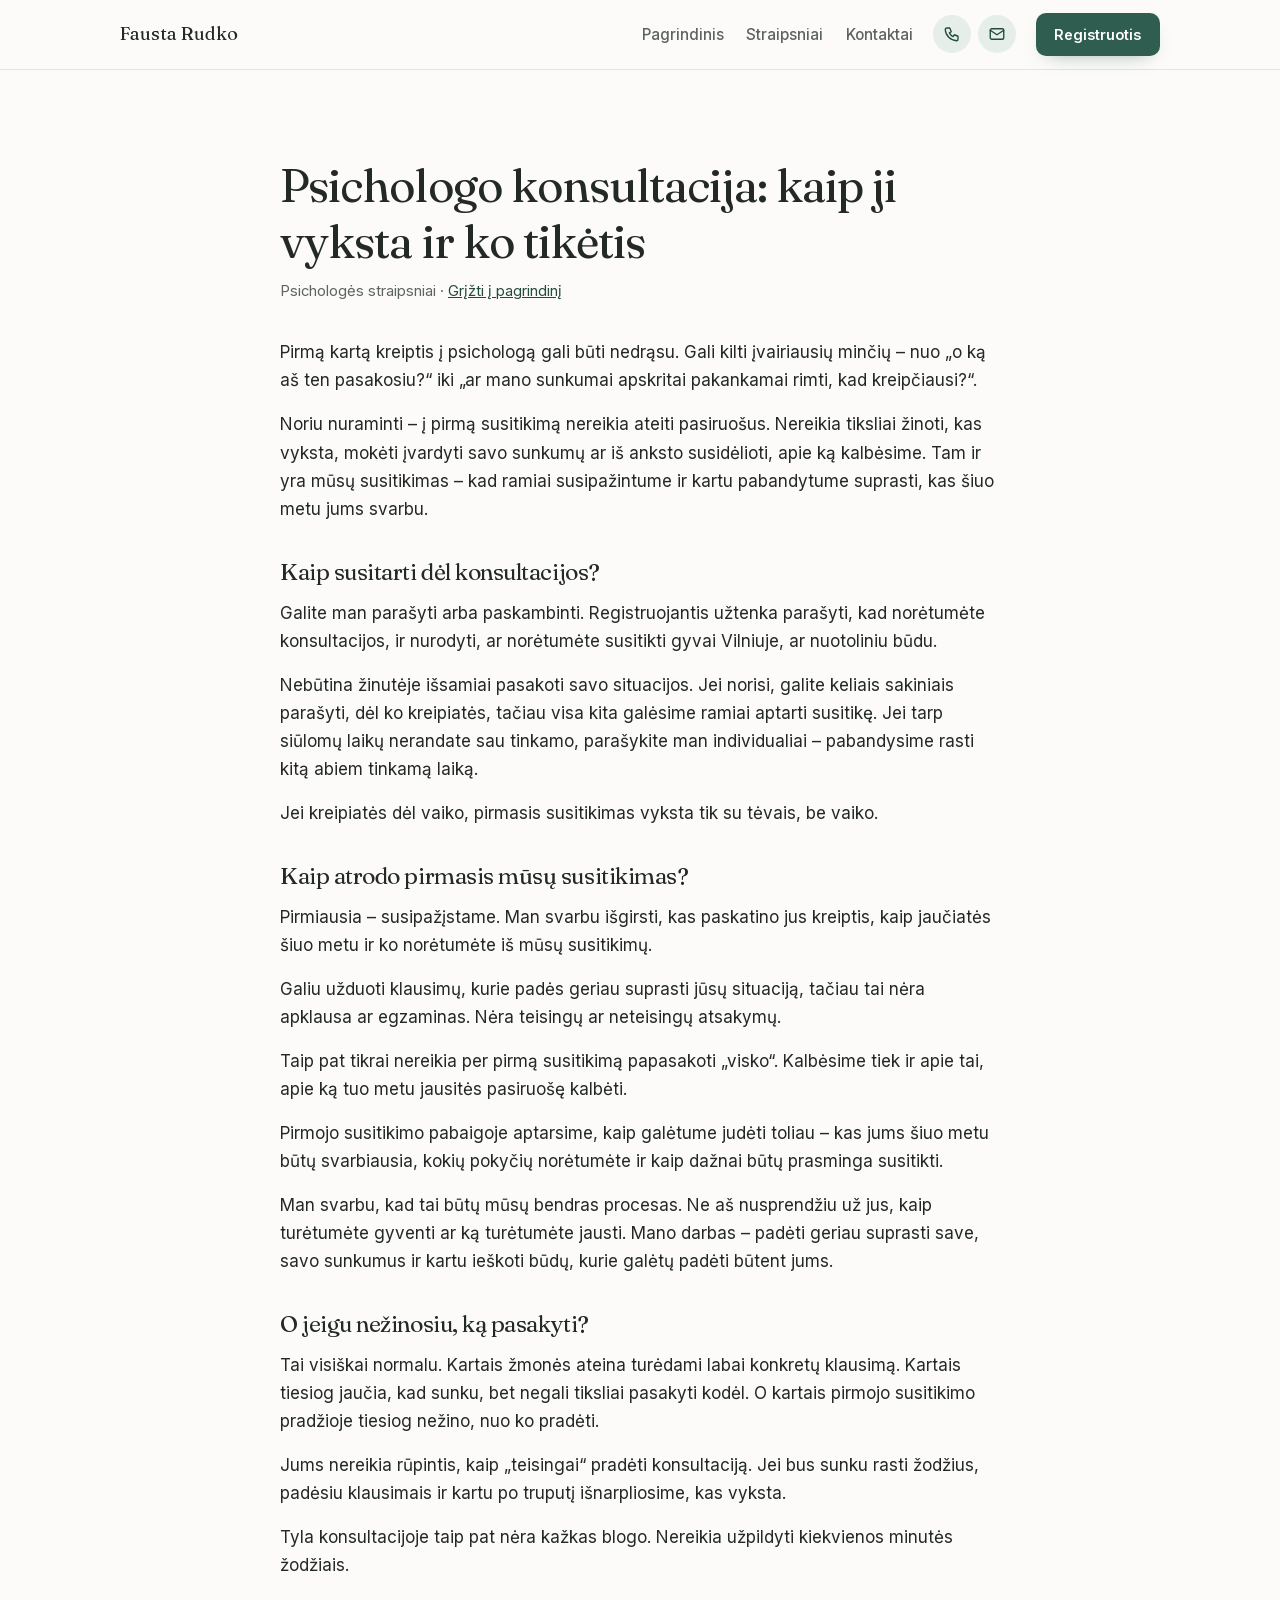
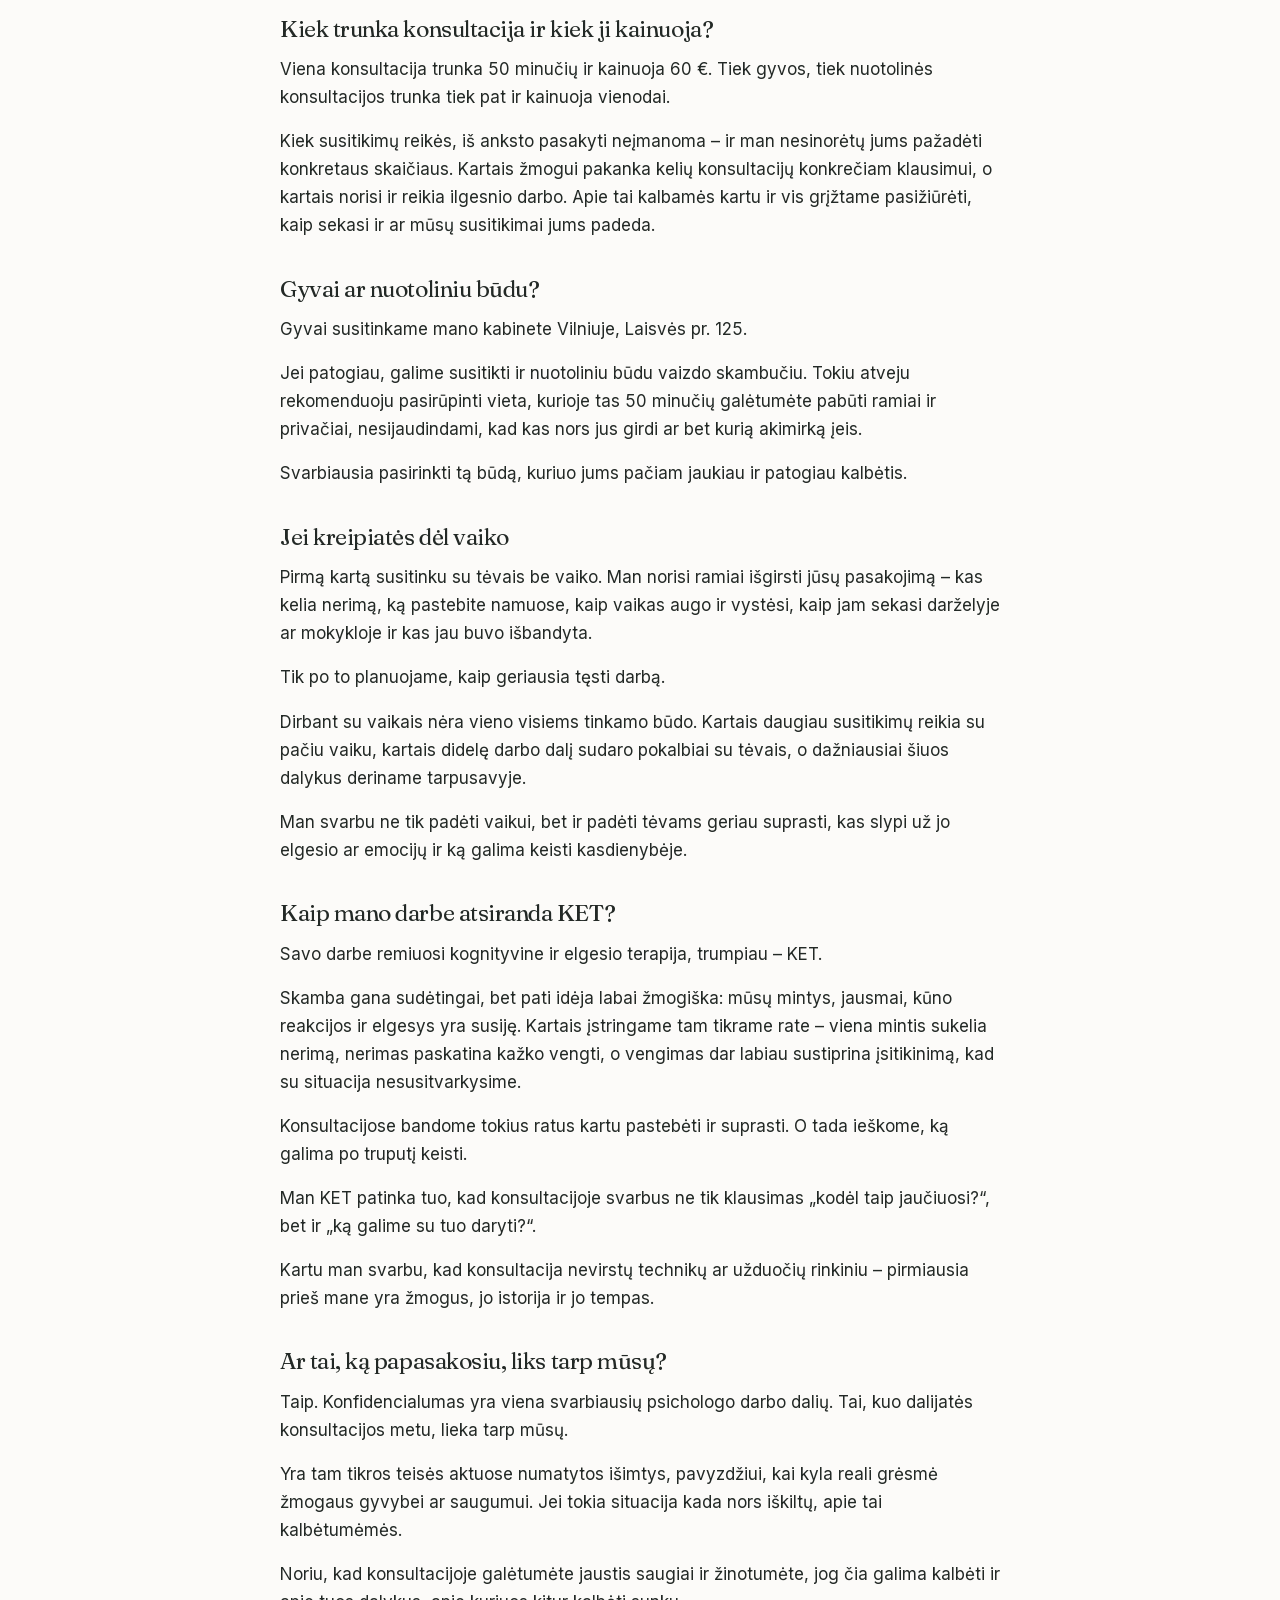
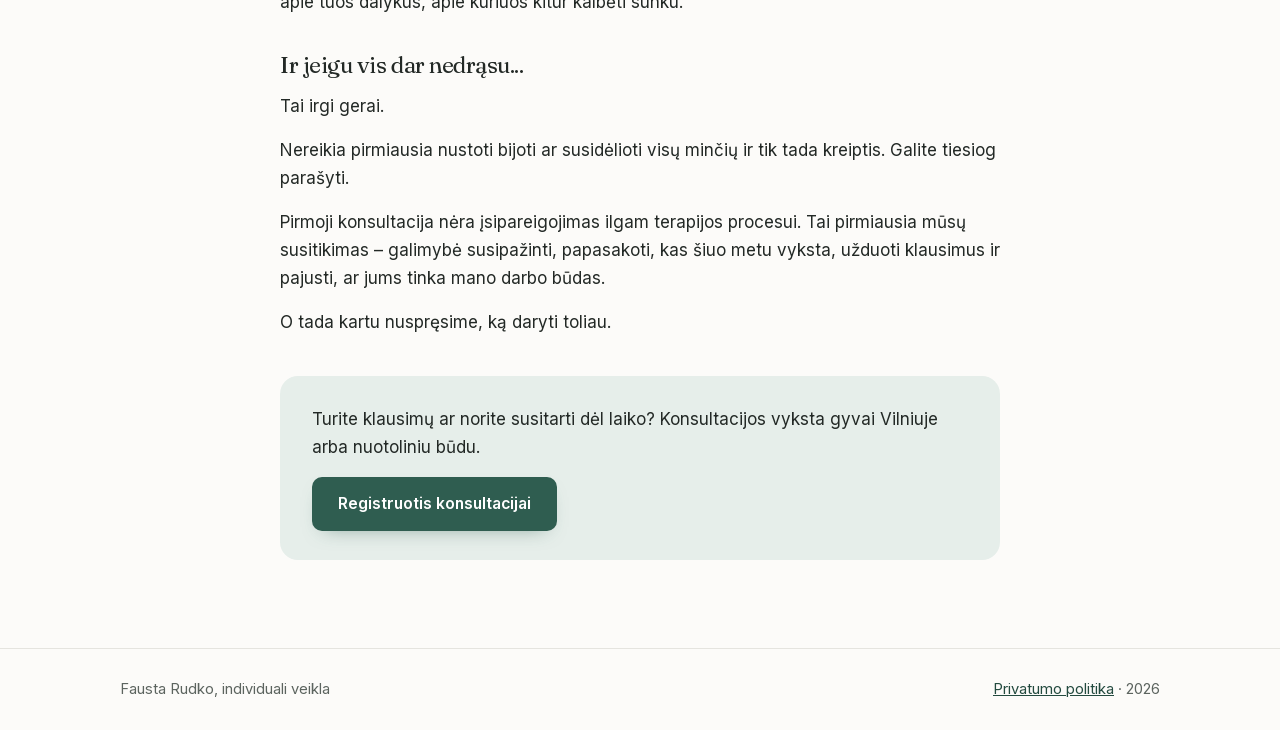
<file: straipsniai/kaip-vyksta-psichologo-konsultacija.html>
<!doctype html>
<html lang="lt">
<head>
  <meta charset="utf-8">
  <meta name="viewport" content="width=device-width, initial-scale=1">
  <meta http-equiv="Content-Security-Policy" content="default-src 'self'; script-src 'self'; style-src 'self'; img-src 'self' data:; font-src 'self'; connect-src 'self' https://formspree.io; form-action 'self' https://formspree.io; base-uri 'self'; object-src 'none'; upgrade-insecure-requests">
  <meta name="referrer" content="strict-origin-when-cross-origin">
  <title>Psichologo konsultacija: kaip ji vyksta ir ko tikėtis</title>
  <meta name="description" content="Kaip susitarti dėl konsultacijos, kaip atrodo pirmasis susitikimas, kiek jis trunka ir kainuoja, gyvai Vilniuje ar nuotoliniu būdu. Psichologės Faustos Rudko pasakojimas.">
  <meta name="theme-color" content="#fcfbf9">

  <meta property="og:type" content="article">
  <meta property="og:title" content="Psichologo konsultacija: kaip ji vyksta ir ko tikėtis">
  <meta property="og:description" content="Kaip susitarti dėl konsultacijos, kaip atrodo pirmasis susitikimas, kiek jis trunka ir kainuoja, gyvai Vilniuje ar nuotoliniu būdu. Psichologės Faustos Rudko pasakojimas.">
  <meta property="og:url" content="https://fausta.rudko.lt/straipsniai/kaip-vyksta-psichologo-konsultacija.html">
  <meta property="og:image" content="https://fausta.rudko.lt/assets/og.jpg">
  <meta property="og:image:width" content="1200">
  <meta property="og:image:height" content="630">
  <meta property="og:image:alt" content="Fausta Rudko, psichologė Vilniuje">
  <meta property="og:site_name" content="Fausta Rudko">
  <meta property="og:locale" content="lt_LT">
  <meta name="twitter:card" content="summary_large_image">

  <link rel="canonical" href="https://fausta.rudko.lt/straipsniai/kaip-vyksta-psichologo-konsultacija.html">
  <link rel="stylesheet" href="../styles.css?v=20260922b">
  <link rel="icon" href="/favicon.ico" sizes="32x32">
  <link rel="icon" type="image/png" sizes="48x48" href="/assets/favicon-48.png">
  <link rel="apple-touch-icon" href="/assets/apple-touch-icon.png">

  <script type="application/ld+json">
  {
    "@context": "https://schema.org",
    "@type": "Article",
    "headline": "Psichologo konsultacija: kaip ji vyksta ir ko tikėtis",
    "description": "Kaip susitarti dėl konsultacijos, kaip atrodo pirmasis susitikimas, kiek jis trunka ir kainuoja, gyvai Vilniuje ar nuotoliniu būdu. Psichologės Faustos Rudko pasakojimas.",
    "inLanguage": "lt",
    "datePublished": "2026-09-09",
    "dateModified": "2026-09-22",
    "author": { "@type": "Person", "name": "Fausta Rudko" },
    "mainEntityOfPage": "https://fausta.rudko.lt/straipsniai/kaip-vyksta-psichologo-konsultacija.html"
  }
  </script>
</head>
<body>
  <a class="praleisti" href="#turinys">Pereiti prie turinio</a>

  <header class="virsus">
    <div class="virsus-vidus">
      <a class="logo" href="../index.html">Fausta Rudko</a>
      <nav class="meniu" id="meniu" aria-label="Pagrindinis meniu">
        <a href="../index.html">Pagrindinis</a>
        <a href="../index.html#straipsniai">Straipsniai</a>
        <a href="../index.html#kontaktai">Kontaktai</a>
      </nav>
      <div class="virsus-ikonos">
        <a class="virsus-ikona" href="tel:+37062973696" aria-label="Skambinti +370 629 73696" title="Skambinti"><svg width="24" height="24" viewBox="0 0 24 24" fill="none" stroke="currentColor" stroke-width="1.8" stroke-linecap="round" stroke-linejoin="round" aria-hidden="true"><path d="M5 4h4l2 5-2.5 1.5a11 11 0 0 0 5 5L15 13l5 2v4a2 2 0 0 1-2 2A16 16 0 0 1 3 6a2 2 0 0 1 2-2Z"/></svg></a>
        <a class="virsus-ikona" href="mailto:fausta.rudko@gmail.com" aria-label="Rašyti el. laišką" title="Rašyti laišką"><svg width="24" height="24" viewBox="0 0 24 24" fill="none" stroke="currentColor" stroke-width="1.8" stroke-linecap="round" stroke-linejoin="round" aria-hidden="true"><rect x="3" y="5" width="18" height="14" rx="2"/><path d="m3 7 9 6 9-6"/></svg></a>
      </div>
      <a class="btn btn-pirminis virsus-cta" href="../index.html#kontaktai">Registruotis</a>
      <button class="meniu-mygtukas" id="meniu-mygtukas" aria-expanded="false" aria-controls="meniu" aria-label="Meniu">
        <svg width="22" height="22" viewBox="0 0 24 24" fill="none" stroke="currentColor" stroke-width="2" stroke-linecap="round" aria-hidden="true"><path d="M4 7h16M4 12h16M4 17h16"/></svg>
      </button>
    </div>
  </header>

  <main id="turinys">
    <section class="skirsnis">
      <article class="konteineris siauras straipsnis">
        <h1>Psichologo konsultacija: kaip ji vyksta ir ko tikėtis</h1>
        <p class="straipsnio-meta">Psichologės straipsniai · <a href="../index.html">Grįžti į pagrindinį</a></p>
<p>Pirmą kartą kreiptis į psichologą gali būti nedrąsu. Gali kilti įvairiausių minčių – nuo „o ką aš ten pasakosiu?“ iki „ar mano sunkumai apskritai pakankamai rimti, kad kreipčiausi?“.</p>

<p>Noriu nuraminti – į pirmą susitikimą nereikia ateiti pasiruošus. Nereikia tiksliai žinoti, kas vyksta, mokėti įvardyti savo sunkumų ar iš anksto susidėlioti, apie ką kalbėsime. Tam ir yra mūsų susitikimas – kad ramiai susipažintume ir kartu pabandytume suprasti, kas šiuo metu jums svarbu.</p>

<h2>Kaip susitarti dėl konsultacijos?</h2>

<p>Galite man parašyti arba paskambinti. Registruojantis užtenka parašyti, kad norėtumėte konsultacijos, ir nurodyti, ar norėtumėte susitikti gyvai Vilniuje, ar nuotoliniu būdu.</p>

<p>Nebūtina žinutėje išsamiai pasakoti savo situacijos. Jei norisi, galite keliais sakiniais parašyti, dėl ko kreipiatės, tačiau visa kita galėsime ramiai aptarti susitikę. Jei tarp siūlomų laikų nerandate sau tinkamo, parašykite man individualiai – pabandysime rasti kitą abiem tinkamą laiką.</p>

<p>Jei kreipiatės dėl vaiko, pirmasis susitikimas vyksta tik su tėvais, be vaiko.</p>

<h2>Kaip atrodo pirmasis mūsų susitikimas?</h2>

<p>Pirmiausia – susipažįstame. Man svarbu išgirsti, kas paskatino jus kreiptis, kaip jaučiatės šiuo metu ir ko norėtumėte iš mūsų susitikimų.</p>

<p>Galiu užduoti klausimų, kurie padės geriau suprasti jūsų situaciją, tačiau tai nėra apklausa ar egzaminas. Nėra teisingų ar neteisingų atsakymų.</p>

<p>Taip pat tikrai nereikia per pirmą susitikimą papasakoti „visko“. Kalbėsime tiek ir apie tai, apie ką tuo metu jausitės pasiruošę kalbėti.</p>

<p>Pirmojo susitikimo pabaigoje aptarsime, kaip galėtume judėti toliau – kas jums šiuo metu būtų svarbiausia, kokių pokyčių norėtumėte ir kaip dažnai būtų prasminga susitikti.</p>

<p>Man svarbu, kad tai būtų mūsų bendras procesas. Ne aš nusprendžiu už jus, kaip turėtumėte gyventi ar ką turėtumėte jausti. Mano darbas – padėti geriau suprasti save, savo sunkumus ir kartu ieškoti būdų, kurie galėtų padėti būtent jums.</p>

<h2>O jeigu nežinosiu, ką pasakyti?</h2>

<p>Tai visiškai normalu. Kartais žmonės ateina turėdami labai konkretų klausimą. Kartais tiesiog jaučia, kad sunku, bet negali tiksliai pasakyti kodėl. O kartais pirmojo susitikimo pradžioje tiesiog nežino, nuo ko pradėti.</p>

<p>Jums nereikia rūpintis, kaip „teisingai“ pradėti konsultaciją. Jei bus sunku rasti žodžius, padėsiu klausimais ir kartu po truputį išnarpliosime, kas vyksta.</p>

<p>Tyla konsultacijoje taip pat nėra kažkas blogo. Nereikia užpildyti kiekvienos minutės žodžiais.</p>

<h2>Kiek trunka konsultacija ir kiek ji kainuoja?</h2>

<p>Viena konsultacija trunka 50 minučių ir kainuoja 60 €. Tiek gyvos, tiek nuotolinės konsultacijos trunka tiek pat ir kainuoja vienodai.</p>

<p>Kiek susitikimų reikės, iš anksto pasakyti neįmanoma – ir man nesinorėtų jums pažadėti konkretaus skaičiaus. Kartais žmogui pakanka kelių konsultacijų konkrečiam klausimui, o kartais norisi ir reikia ilgesnio darbo. Apie tai kalbamės kartu ir vis grįžtame pasižiūrėti, kaip sekasi ir ar mūsų susitikimai jums padeda.</p>

<h2>Gyvai ar nuotoliniu būdu?</h2>

<p>Gyvai susitinkame mano kabinete Vilniuje, Laisvės pr. 125.</p>

<p>Jei patogiau, galime susitikti ir nuotoliniu būdu vaizdo skambučiu. Tokiu atveju rekomenduoju pasirūpinti vieta, kurioje tas 50 minučių galėtumėte pabūti ramiai ir privačiai, nesijaudindami, kad kas nors jus girdi ar bet kurią akimirką įeis.</p>

<p>Svarbiausia pasirinkti tą būdą, kuriuo jums pačiam jaukiau ir patogiau kalbėtis.</p>

<h2>Jei kreipiatės dėl vaiko</h2>

<p>Pirmą kartą susitinku su tėvais be vaiko. Man norisi ramiai išgirsti jūsų pasakojimą – kas kelia nerimą, ką pastebite namuose, kaip vaikas augo ir vystėsi, kaip jam sekasi darželyje ar mokykloje ir kas jau buvo išbandyta.</p>

<p>Tik po to planuojame, kaip geriausia tęsti darbą.</p>

<p>Dirbant su vaikais nėra vieno visiems tinkamo būdo. Kartais daugiau susitikimų reikia su pačiu vaiku, kartais didelę darbo dalį sudaro pokalbiai su tėvais, o dažniausiai šiuos dalykus deriname tarpusavyje.</p>

<p>Man svarbu ne tik padėti vaikui, bet ir padėti tėvams geriau suprasti, kas slypi už jo elgesio ar emocijų ir ką galima keisti kasdienybėje.</p>

<h2>Kaip mano darbe atsiranda KET?</h2>

<p>Savo darbe remiuosi kognityvine ir elgesio terapija, trumpiau – KET.</p>

<p>Skamba gana sudėtingai, bet pati idėja labai žmogiška: mūsų mintys, jausmai, kūno reakcijos ir elgesys yra susiję. Kartais įstringame tam tikrame rate – viena mintis sukelia nerimą, nerimas paskatina kažko vengti, o vengimas dar labiau sustiprina įsitikinimą, kad su situacija nesusitvarkysime.</p>

<p>Konsultacijose bandome tokius ratus kartu pastebėti ir suprasti. O tada ieškome, ką galima po truputį keisti.</p>

<p>Man KET patinka tuo, kad konsultacijoje svarbus ne tik klausimas „kodėl taip jaučiuosi?“, bet ir „ką galime su tuo daryti?“.</p>

<p>Kartu man svarbu, kad konsultacija nevirstų technikų ar užduočių rinkiniu – pirmiausia prieš mane yra žmogus, jo istorija ir jo tempas.</p>

<h2>Ar tai, ką papasakosiu, liks tarp mūsų?</h2>

<p>Taip. Konfidencialumas yra viena svarbiausių psichologo darbo dalių. Tai, kuo dalijatės konsultacijos metu, lieka tarp mūsų.</p>

<p>Yra tam tikros teisės aktuose numatytos išimtys, pavyzdžiui, kai kyla reali grėsmė žmogaus gyvybei ar saugumui. Jei tokia situacija kada nors iškiltų, apie tai kalbėtumėmės.</p>

<p>Noriu, kad konsultacijoje galėtumėte jaustis saugiai ir žinotumėte, jog čia galima kalbėti ir apie tuos dalykus, apie kuriuos kitur kalbėti sunku.</p>

<h2>Ir jeigu vis dar nedrąsu...</h2>

<p>Tai irgi gerai.</p>

<p>Nereikia pirmiausia nustoti bijoti ar susidėlioti visų minčių ir tik tada kreiptis. Galite tiesiog parašyti.</p>

<p>Pirmoji konsultacija nėra įsipareigojimas ilgam terapijos procesui. Tai pirmiausia mūsų susitikimas – galimybė susipažinti, papasakoti, kas šiuo metu vyksta, užduoti klausimus ir pajusti, ar jums tinka mano darbo būdas.</p>

<p>O tada kartu nuspręsime, ką daryti toliau.</p>
        <div class="straipsnio-cta">
          <p>Turite klausimų ar norite susitarti dėl laiko? Konsultacijos vyksta gyvai Vilniuje arba nuotoliniu būdu.</p>
          <a class="btn btn-pirminis" href="../index.html#kontaktai">Registruotis konsultacijai</a>
        </div>
      </article>
    </section>
  </main>

  <footer class="porastė">
    <div class="konteineris porastes-vidus">
      <p>Fausta Rudko, individuali veikla</p>
      <p><a href="../privatumo-politika.html">Privatumo politika</a> · <span id="metai">2026</span></p>
    </div>
  </footer>

  <script src="../script.js?v=20260922b"></script>
</body>
</html>
</file>
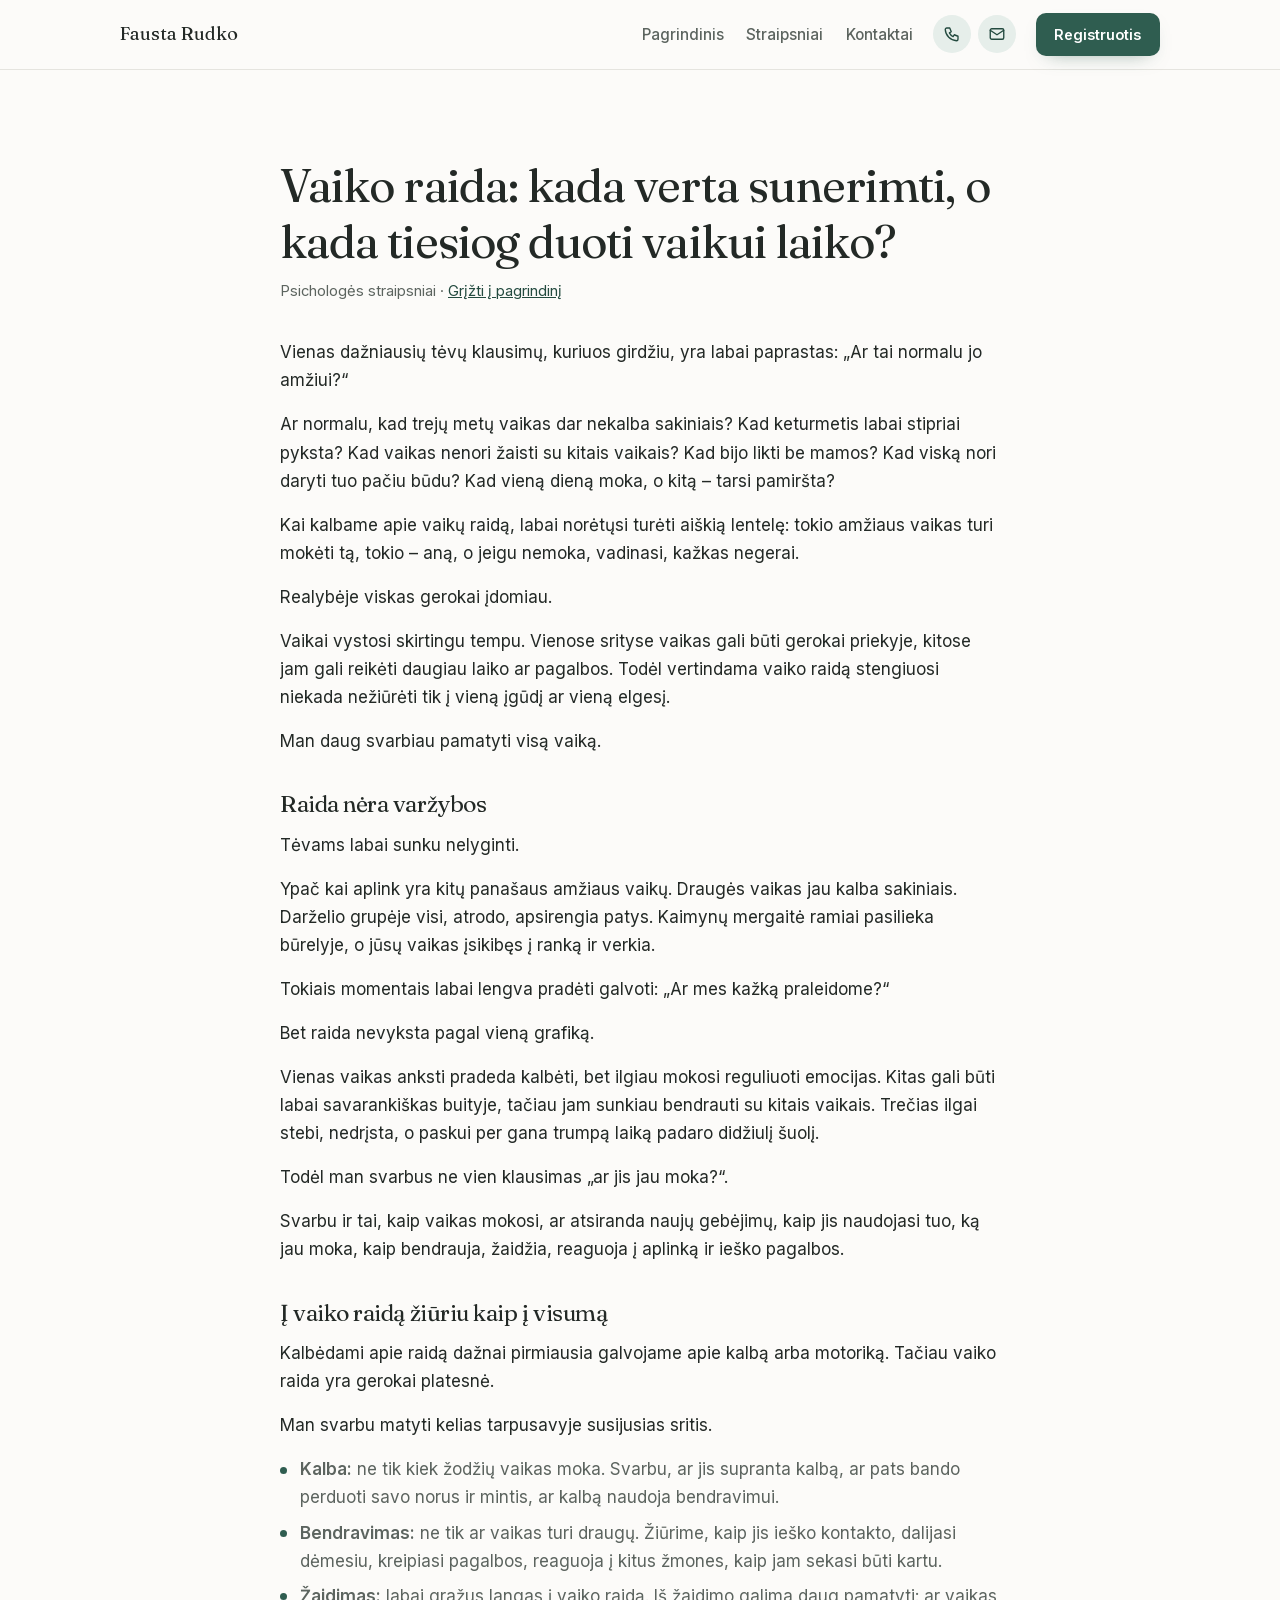
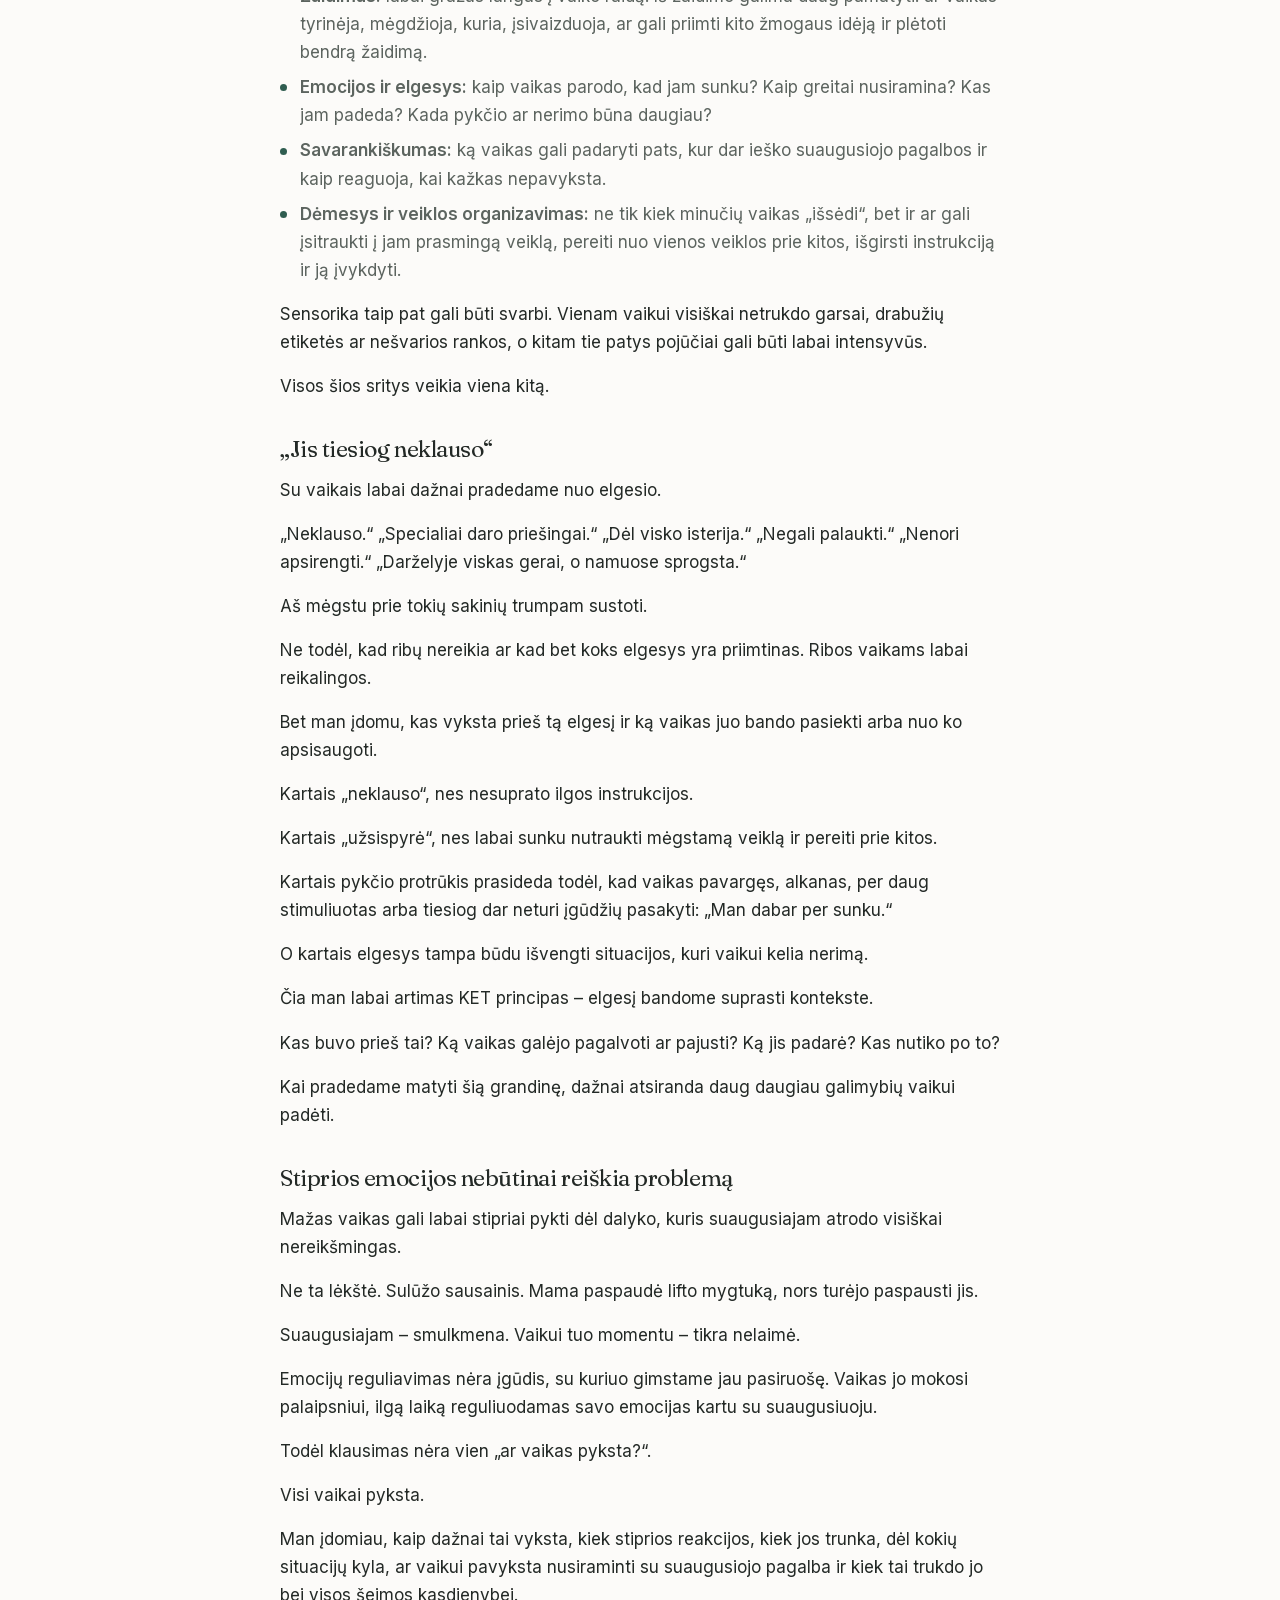
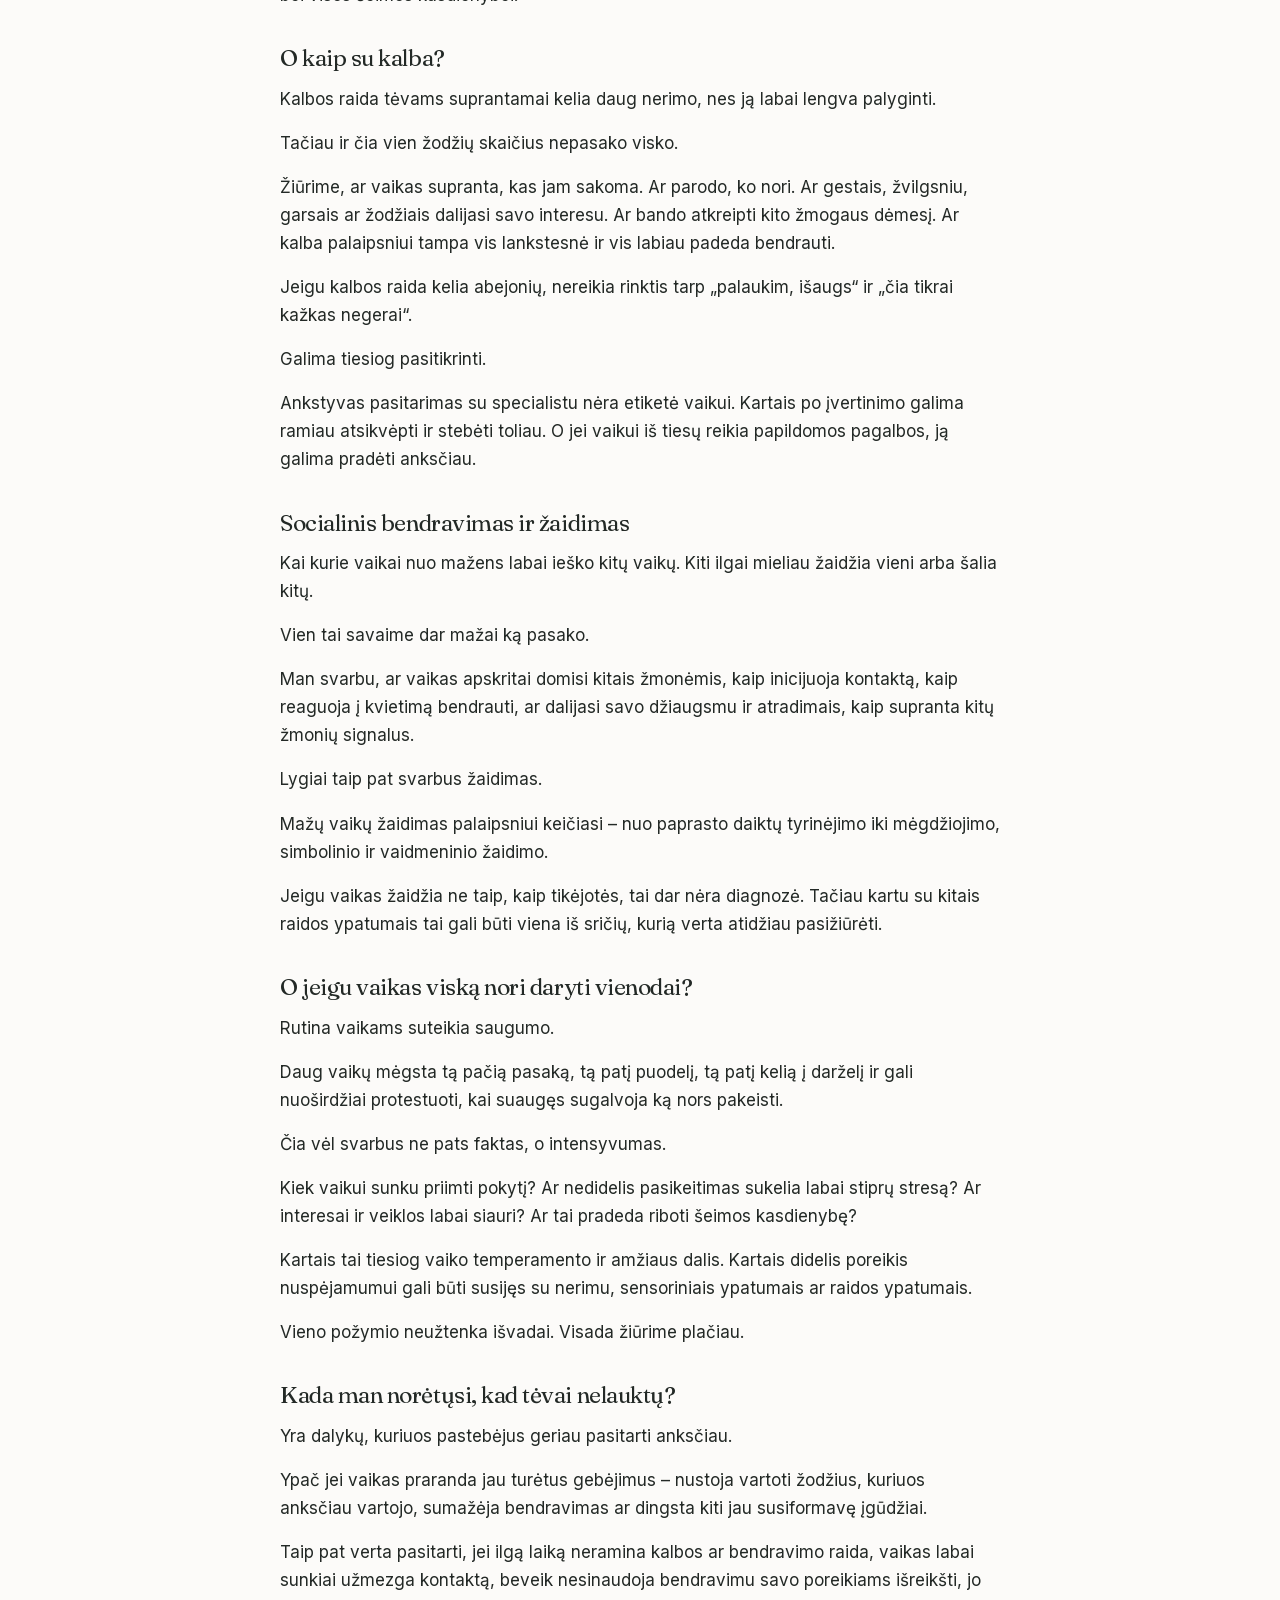
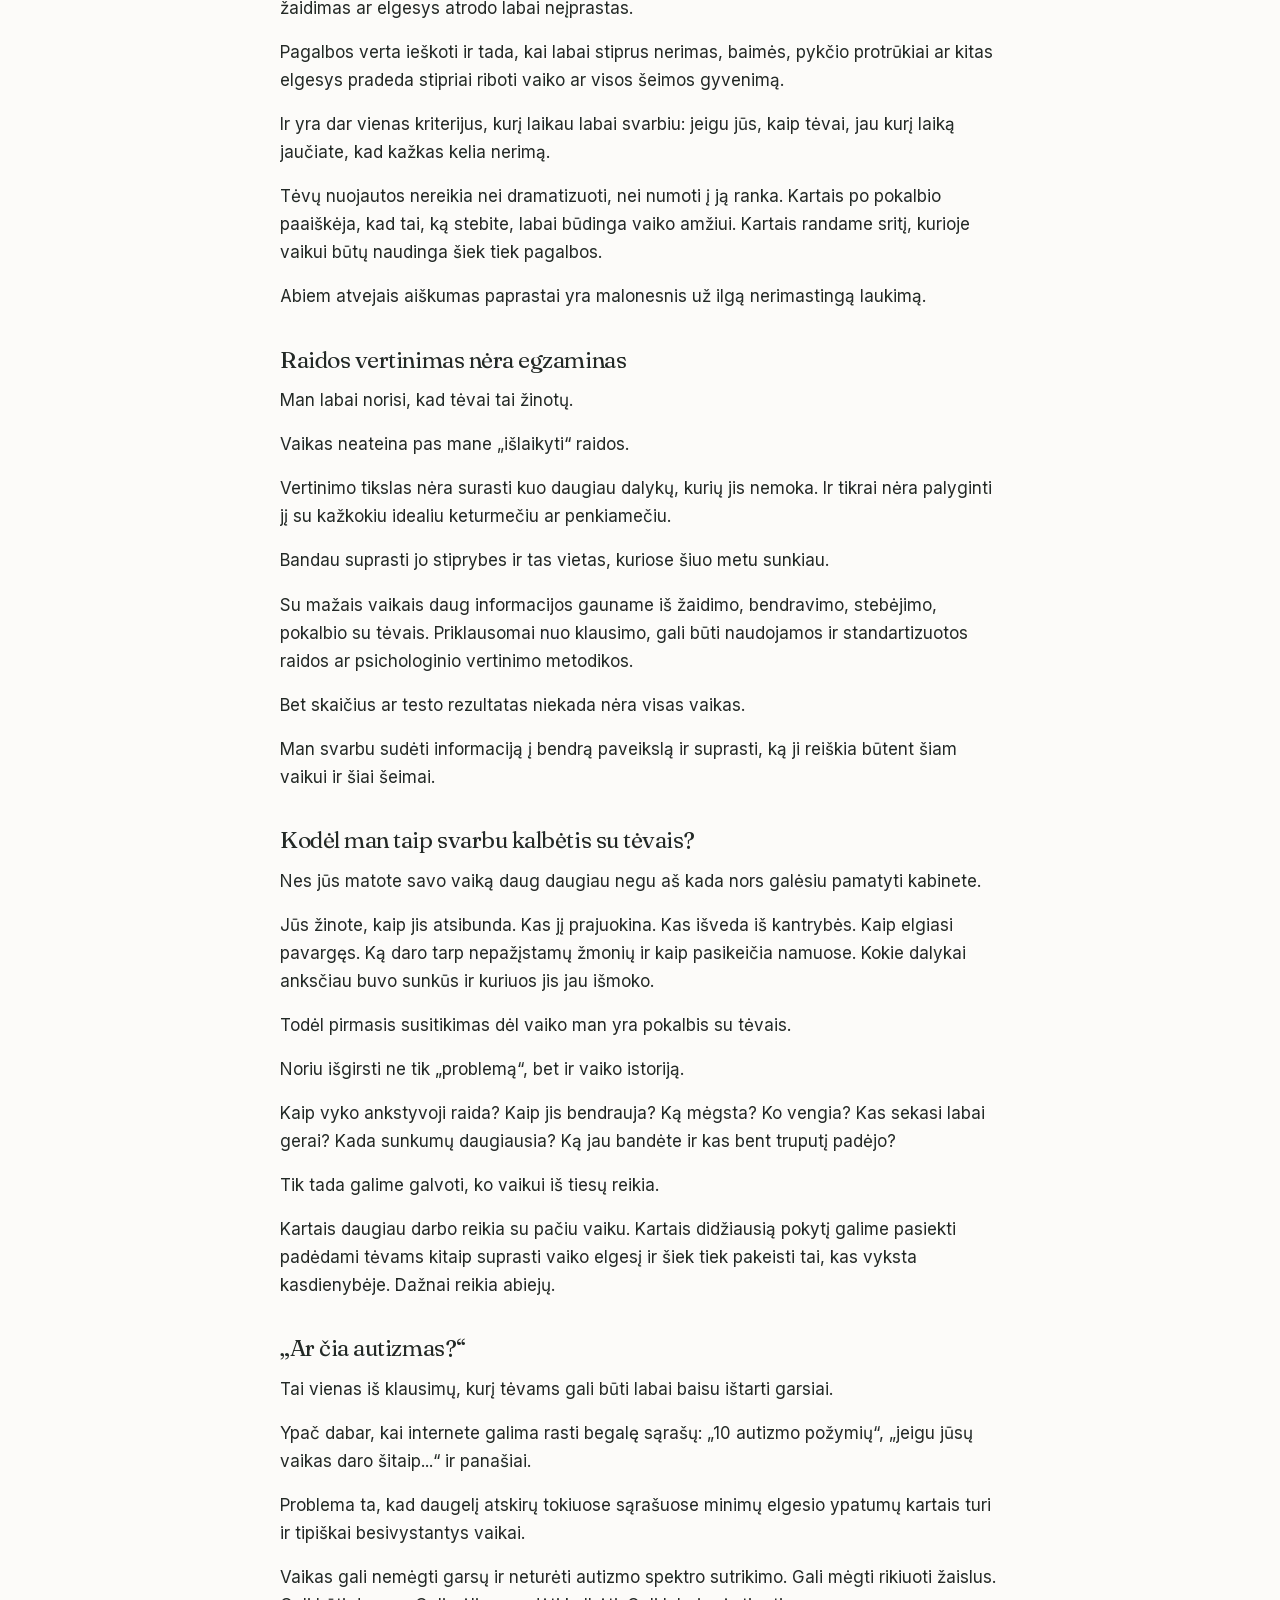
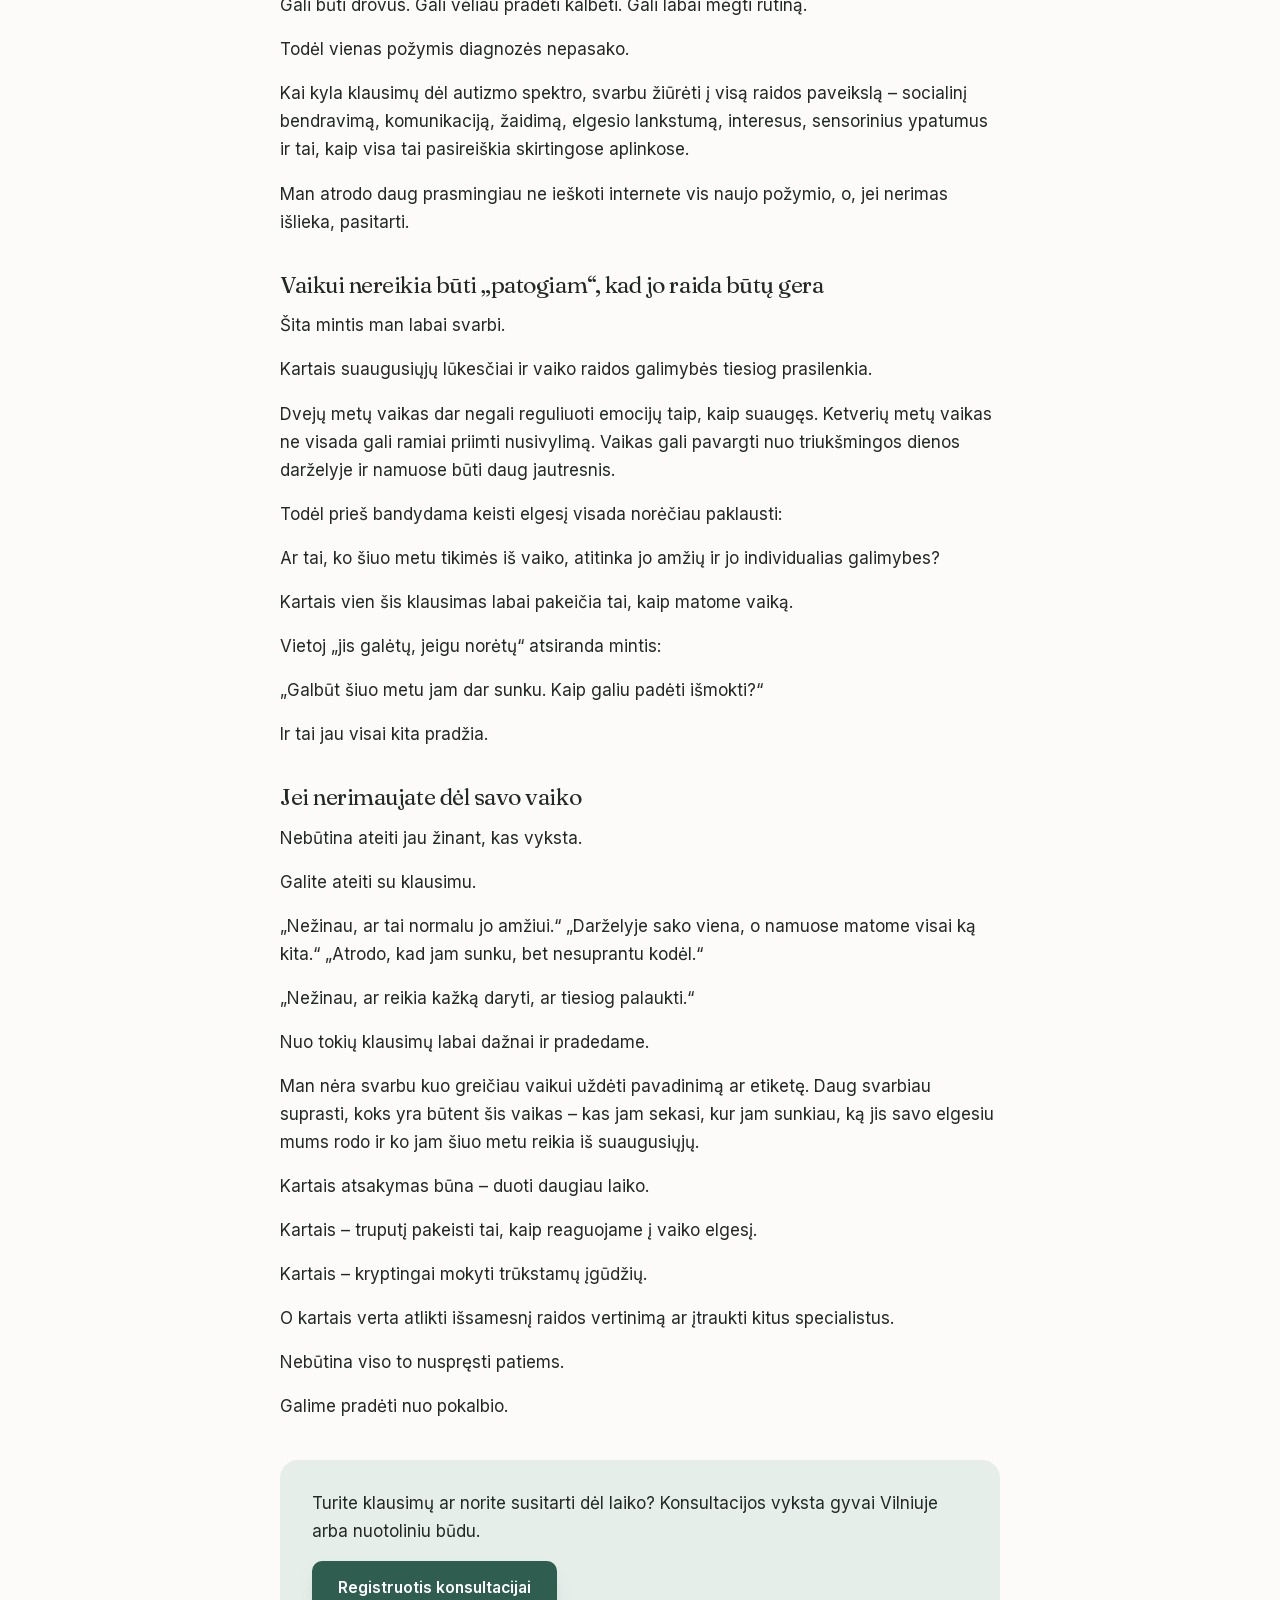
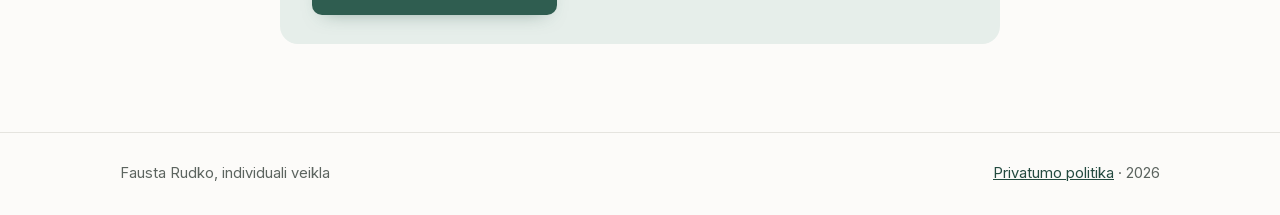
<file: straipsniai/vaiko-raida.html>
<!doctype html>
<html lang="lt">
<head>
  <meta charset="utf-8">
  <meta name="viewport" content="width=device-width, initial-scale=1">
  <meta http-equiv="Content-Security-Policy" content="default-src 'self'; script-src 'self'; style-src 'self'; img-src 'self' data:; font-src 'self'; connect-src 'self' https://formspree.io; form-action 'self' https://formspree.io; base-uri 'self'; object-src 'none'; upgrade-insecure-requests">
  <meta name="referrer" content="strict-origin-when-cross-origin">
  <title>Vaiko raida: kada verta sunerimti, o kada tiesiog duoti vaikui laiko?</title>
  <meta name="description" content="Vaiko raida: kalba, bendravimas, žaidimas, emocijos ir dėmesys. Kada tai amžiaus ypatumas, o kada verta pasitarti su vaikų psichologe Vilniuje.">
  <meta name="theme-color" content="#fcfbf9">

  <meta property="og:type" content="article">
  <meta property="og:title" content="Vaiko raida: kada verta sunerimti, o kada tiesiog duoti vaikui laiko?">
  <meta property="og:description" content="Vaiko raida: kalba, bendravimas, žaidimas, emocijos ir dėmesys. Kada tai amžiaus ypatumas, o kada verta pasitarti su vaikų psichologe Vilniuje.">
  <meta property="og:url" content="https://fausta.rudko.lt/straipsniai/vaiko-raida.html">
  <meta property="og:image" content="https://fausta.rudko.lt/assets/og.jpg">
  <meta property="og:image:width" content="1200">
  <meta property="og:image:height" content="630">
  <meta property="og:image:alt" content="Fausta Rudko, psichologė Vilniuje">
  <meta property="og:site_name" content="Fausta Rudko">
  <meta property="og:locale" content="lt_LT">
  <meta name="twitter:card" content="summary_large_image">

  <link rel="canonical" href="https://fausta.rudko.lt/straipsniai/vaiko-raida.html">
  <link rel="stylesheet" href="../styles.css?v=20260922b">
  <link rel="icon" href="/favicon.ico" sizes="32x32">
  <link rel="icon" type="image/png" sizes="48x48" href="/assets/favicon-48.png">
  <link rel="apple-touch-icon" href="/assets/apple-touch-icon.png">

  <script type="application/ld+json">
  {
    "@context": "https://schema.org",
    "@type": "Article",
    "headline": "Vaiko raida: kada verta sunerimti, o kada tiesiog duoti vaikui laiko?",
    "description": "Vaiko raida: kalba, bendravimas, žaidimas, emocijos ir dėmesys. Kada tai amžiaus ypatumas, o kada verta pasitarti su vaikų psichologe Vilniuje.",
    "inLanguage": "lt",
    "datePublished": "2026-09-09",
    "dateModified": "2026-09-22",
    "author": { "@type": "Person", "name": "Fausta Rudko" },
    "mainEntityOfPage": "https://fausta.rudko.lt/straipsniai/vaiko-raida.html"
  }
  </script>
</head>
<body>
  <a class="praleisti" href="#turinys">Pereiti prie turinio</a>

  <header class="virsus">
    <div class="virsus-vidus">
      <a class="logo" href="../index.html">Fausta Rudko</a>
      <nav class="meniu" id="meniu" aria-label="Pagrindinis meniu">
        <a href="../index.html">Pagrindinis</a>
        <a href="../index.html#straipsniai">Straipsniai</a>
        <a href="../index.html#kontaktai">Kontaktai</a>
      </nav>
      <div class="virsus-ikonos">
        <a class="virsus-ikona" href="tel:+37062973696" aria-label="Skambinti +370 629 73696" title="Skambinti"><svg width="24" height="24" viewBox="0 0 24 24" fill="none" stroke="currentColor" stroke-width="1.8" stroke-linecap="round" stroke-linejoin="round" aria-hidden="true"><path d="M5 4h4l2 5-2.5 1.5a11 11 0 0 0 5 5L15 13l5 2v4a2 2 0 0 1-2 2A16 16 0 0 1 3 6a2 2 0 0 1 2-2Z"/></svg></a>
        <a class="virsus-ikona" href="mailto:fausta.rudko@gmail.com" aria-label="Rašyti el. laišką" title="Rašyti laišką"><svg width="24" height="24" viewBox="0 0 24 24" fill="none" stroke="currentColor" stroke-width="1.8" stroke-linecap="round" stroke-linejoin="round" aria-hidden="true"><rect x="3" y="5" width="18" height="14" rx="2"/><path d="m3 7 9 6 9-6"/></svg></a>
      </div>
      <a class="btn btn-pirminis virsus-cta" href="../index.html#kontaktai">Registruotis</a>
      <button class="meniu-mygtukas" id="meniu-mygtukas" aria-expanded="false" aria-controls="meniu" aria-label="Meniu">
        <svg width="22" height="22" viewBox="0 0 24 24" fill="none" stroke="currentColor" stroke-width="2" stroke-linecap="round" aria-hidden="true"><path d="M4 7h16M4 12h16M4 17h16"/></svg>
      </button>
    </div>
  </header>

  <main id="turinys">
    <section class="skirsnis">
      <article class="konteineris siauras straipsnis">
        <h1>Vaiko raida: kada verta sunerimti, o kada tiesiog duoti vaikui laiko?</h1>
        <p class="straipsnio-meta">Psichologės straipsniai · <a href="../index.html">Grįžti į pagrindinį</a></p>
<p>Vienas dažniausių tėvų klausimų, kuriuos girdžiu, yra labai paprastas: „Ar tai normalu jo amžiui?“</p>

<p>Ar normalu, kad trejų metų vaikas dar nekalba sakiniais? Kad keturmetis labai stipriai pyksta? Kad vaikas nenori žaisti su kitais vaikais? Kad bijo likti be mamos? Kad viską nori daryti tuo pačiu būdu? Kad vieną dieną moka, o kitą – tarsi pamiršta?</p>

<p>Kai kalbame apie vaikų raidą, labai norėtųsi turėti aiškią lentelę: tokio amžiaus vaikas turi mokėti tą, tokio – aną, o jeigu nemoka, vadinasi, kažkas negerai.</p>

<p>Realybėje viskas gerokai įdomiau.</p>

<p>Vaikai vystosi skirtingu tempu. Vienose srityse vaikas gali būti gerokai priekyje, kitose jam gali reikėti daugiau laiko ar pagalbos. Todėl vertindama vaiko raidą stengiuosi niekada nežiūrėti tik į vieną įgūdį ar vieną elgesį.</p>

<p>Man daug svarbiau pamatyti visą vaiką.</p>

<h2>Raida nėra varžybos</h2>

<p>Tėvams labai sunku nelyginti.</p>

<p>Ypač kai aplink yra kitų panašaus amžiaus vaikų. Draugės vaikas jau kalba sakiniais. Darželio grupėje visi, atrodo, apsirengia patys. Kaimynų mergaitė ramiai pasilieka būrelyje, o jūsų vaikas įsikibęs į ranką ir verkia.</p>

<p>Tokiais momentais labai lengva pradėti galvoti: „Ar mes kažką praleidome?“</p>

<p>Bet raida nevyksta pagal vieną grafiką.</p>

<p>Vienas vaikas anksti pradeda kalbėti, bet ilgiau mokosi reguliuoti emocijas. Kitas gali būti labai savarankiškas buityje, tačiau jam sunkiau bendrauti su kitais vaikais. Trečias ilgai stebi, nedrįsta, o paskui per gana trumpą laiką padaro didžiulį šuolį.</p>

<p>Todėl man svarbus ne vien klausimas „ar jis jau moka?“.</p>

<p>Svarbu ir tai, kaip vaikas mokosi, ar atsiranda naujų gebėjimų, kaip jis naudojasi tuo, ką jau moka, kaip bendrauja, žaidžia, reaguoja į aplinką ir ieško pagalbos.</p>

<h2>Į vaiko raidą žiūriu kaip į visumą</h2>

<p>Kalbėdami apie raidą dažnai pirmiausia galvojame apie kalbą arba motoriką. Tačiau vaiko raida yra gerokai platesnė.</p>

<p>Man svarbu matyti kelias tarpusavyje susijusias sritis.</p>

<ul>
<li><strong>Kalba:</strong> ne tik kiek žodžių vaikas moka. Svarbu, ar jis supranta kalbą, ar pats bando perduoti savo norus ir mintis, ar kalbą naudoja bendravimui.</li>
<li><strong>Bendravimas:</strong> ne tik ar vaikas turi draugų. Žiūrime, kaip jis ieško kontakto, dalijasi dėmesiu, kreipiasi pagalbos, reaguoja į kitus žmones, kaip jam sekasi būti kartu.</li>
<li><strong>Žaidimas:</strong> labai gražus langas į vaiko raidą. Iš žaidimo galima daug pamatyti: ar vaikas tyrinėja, mėgdžioja, kuria, įsivaizduoja, ar gali priimti kito žmogaus idėją ir plėtoti bendrą žaidimą.</li>
<li><strong>Emocijos ir elgesys:</strong> kaip vaikas parodo, kad jam sunku? Kaip greitai nusiramina? Kas jam padeda? Kada pykčio ar nerimo būna daugiau?</li>
<li><strong>Savarankiškumas:</strong> ką vaikas gali padaryti pats, kur dar ieško suaugusiojo pagalbos ir kaip reaguoja, kai kažkas nepavyksta.</li>
<li><strong>Dėmesys ir veiklos organizavimas:</strong> ne tik kiek minučių vaikas „išsėdi“, bet ir ar gali įsitraukti į jam prasmingą veiklą, pereiti nuo vienos veiklos prie kitos, išgirsti instrukciją ir ją įvykdyti.</li>
</ul>

<p>Sensorika taip pat gali būti svarbi. Vienam vaikui visiškai netrukdo garsai, drabužių etiketės ar nešvarios rankos, o kitam tie patys pojūčiai gali būti labai intensyvūs.</p>

<p>Visos šios sritys veikia viena kitą.</p>

<h2>„Jis tiesiog neklauso“</h2>

<p>Su vaikais labai dažnai pradedame nuo elgesio.</p>

<p>„Neklauso.“ „Specialiai daro priešingai.“ „Dėl visko isterija.“ „Negali palaukti.“ „Nenori apsirengti.“ „Darželyje viskas gerai, o namuose sprogsta.“</p>

<p>Aš mėgstu prie tokių sakinių trumpam sustoti.</p>

<p>Ne todėl, kad ribų nereikia ar kad bet koks elgesys yra priimtinas. Ribos vaikams labai reikalingos.</p>

<p>Bet man įdomu, kas vyksta prieš tą elgesį ir ką vaikas juo bando pasiekti arba nuo ko apsisaugoti.</p>

<p>Kartais „neklauso“, nes nesuprato ilgos instrukcijos.</p>

<p>Kartais „užsispyrė“, nes labai sunku nutraukti mėgstamą veiklą ir pereiti prie kitos.</p>

<p>Kartais pykčio protrūkis prasideda todėl, kad vaikas pavargęs, alkanas, per daug stimuliuotas arba tiesiog dar neturi įgūdžių pasakyti: „Man dabar per sunku.“</p>

<p>O kartais elgesys tampa būdu išvengti situacijos, kuri vaikui kelia nerimą.</p>

<p>Čia man labai artimas KET principas – elgesį bandome suprasti kontekste.</p>

<p>Kas buvo prieš tai? Ką vaikas galėjo pagalvoti ar pajusti? Ką jis padarė? Kas nutiko po to?</p>

<p>Kai pradedame matyti šią grandinę, dažnai atsiranda daug daugiau galimybių vaikui padėti.</p>

<h2>Stiprios emocijos nebūtinai reiškia problemą</h2>

<p>Mažas vaikas gali labai stipriai pykti dėl dalyko, kuris suaugusiajam atrodo visiškai nereikšmingas.</p>

<p>Ne ta lėkštė. Sulūžo sausainis. Mama paspaudė lifto mygtuką, nors turėjo paspausti jis.</p>

<p>Suaugusiajam – smulkmena. Vaikui tuo momentu – tikra nelaimė.</p>

<p>Emocijų reguliavimas nėra įgūdis, su kuriuo gimstame jau pasiruošę. Vaikas jo mokosi palaipsniui, ilgą laiką reguliuodamas savo emocijas kartu su suaugusiuoju.</p>

<p>Todėl klausimas nėra vien „ar vaikas pyksta?“.</p>

<p>Visi vaikai pyksta.</p>

<p>Man įdomiau, kaip dažnai tai vyksta, kiek stiprios reakcijos, kiek jos trunka, dėl kokių situacijų kyla, ar vaikui pavyksta nusiraminti su suaugusiojo pagalba ir kiek tai trukdo jo bei visos šeimos kasdienybei.</p>

<h2>O kaip su kalba?</h2>

<p>Kalbos raida tėvams suprantamai kelia daug nerimo, nes ją labai lengva palyginti.</p>

<p>Tačiau ir čia vien žodžių skaičius nepasako visko.</p>

<p>Žiūrime, ar vaikas supranta, kas jam sakoma. Ar parodo, ko nori. Ar gestais, žvilgsniu, garsais ar žodžiais dalijasi savo interesu. Ar bando atkreipti kito žmogaus dėmesį. Ar kalba palaipsniui tampa vis lankstesnė ir vis labiau padeda bendrauti.</p>

<p>Jeigu kalbos raida kelia abejonių, nereikia rinktis tarp „palaukim, išaugs“ ir „čia tikrai kažkas negerai“.</p>

<p>Galima tiesiog pasitikrinti.</p>

<p>Ankstyvas pasitarimas su specialistu nėra etiketė vaikui. Kartais po įvertinimo galima ramiau atsikvėpti ir stebėti toliau. O jei vaikui iš tiesų reikia papildomos pagalbos, ją galima pradėti anksčiau.</p>

<h2>Socialinis bendravimas ir žaidimas</h2>

<p>Kai kurie vaikai nuo mažens labai ieško kitų vaikų. Kiti ilgai mieliau žaidžia vieni arba šalia kitų.</p>

<p>Vien tai savaime dar mažai ką pasako.</p>

<p>Man svarbu, ar vaikas apskritai domisi kitais žmonėmis, kaip inicijuoja kontaktą, kaip reaguoja į kvietimą bendrauti, ar dalijasi savo džiaugsmu ir atradimais, kaip supranta kitų žmonių signalus.</p>

<p>Lygiai taip pat svarbus žaidimas.</p>

<p>Mažų vaikų žaidimas palaipsniui keičiasi – nuo paprasto daiktų tyrinėjimo iki mėgdžiojimo, simbolinio ir vaidmeninio žaidimo.</p>

<p>Jeigu vaikas žaidžia ne taip, kaip tikėjotės, tai dar nėra diagnozė. Tačiau kartu su kitais raidos ypatumais tai gali būti viena iš sričių, kurią verta atidžiau pasižiūrėti.</p>

<h2>O jeigu vaikas viską nori daryti vienodai?</h2>

<p>Rutina vaikams suteikia saugumo.</p>

<p>Daug vaikų mėgsta tą pačią pasaką, tą patį puodelį, tą patį kelią į darželį ir gali nuoširdžiai protestuoti, kai suaugęs sugalvoja ką nors pakeisti.</p>

<p>Čia vėl svarbus ne pats faktas, o intensyvumas.</p>

<p>Kiek vaikui sunku priimti pokytį? Ar nedidelis pasikeitimas sukelia labai stiprų stresą? Ar interesai ir veiklos labai siauri? Ar tai pradeda riboti šeimos kasdienybę?</p>

<p>Kartais tai tiesiog vaiko temperamento ir amžiaus dalis. Kartais didelis poreikis nuspėjamumui gali būti susijęs su nerimu, sensoriniais ypatumais ar raidos ypatumais.</p>

<p>Vieno požymio neužtenka išvadai. Visada žiūrime plačiau.</p>

<h2>Kada man norėtųsi, kad tėvai nelauktų?</h2>

<p>Yra dalykų, kuriuos pastebėjus geriau pasitarti anksčiau.</p>

<p>Ypač jei vaikas praranda jau turėtus gebėjimus – nustoja vartoti žodžius, kuriuos anksčiau vartojo, sumažėja bendravimas ar dingsta kiti jau susiformavę įgūdžiai.</p>

<p>Taip pat verta pasitarti, jei ilgą laiką neramina kalbos ar bendravimo raida, vaikas labai sunkiai užmezga kontaktą, beveik nesinaudoja bendravimu savo poreikiams išreikšti, jo žaidimas ar elgesys atrodo labai neįprastas.</p>

<p>Pagalbos verta ieškoti ir tada, kai labai stiprus nerimas, baimės, pykčio protrūkiai ar kitas elgesys pradeda stipriai riboti vaiko ar visos šeimos gyvenimą.</p>

<p>Ir yra dar vienas kriterijus, kurį laikau labai svarbiu: jeigu jūs, kaip tėvai, jau kurį laiką jaučiate, kad kažkas kelia nerimą.</p>

<p>Tėvų nuojautos nereikia nei dramatizuoti, nei numoti į ją ranka. Kartais po pokalbio paaiškėja, kad tai, ką stebite, labai būdinga vaiko amžiui. Kartais randame sritį, kurioje vaikui būtų naudinga šiek tiek pagalbos.</p>

<p>Abiem atvejais aiškumas paprastai yra malonesnis už ilgą nerimastingą laukimą.</p>

<h2>Raidos vertinimas nėra egzaminas</h2>

<p>Man labai norisi, kad tėvai tai žinotų.</p>

<p>Vaikas neateina pas mane „išlaikyti“ raidos.</p>

<p>Vertinimo tikslas nėra surasti kuo daugiau dalykų, kurių jis nemoka. Ir tikrai nėra palyginti jį su kažkokiu idealiu keturmečiu ar penkiamečiu.</p>

<p>Bandau suprasti jo stiprybes ir tas vietas, kuriose šiuo metu sunkiau.</p>

<p>Su mažais vaikais daug informacijos gauname iš žaidimo, bendravimo, stebėjimo, pokalbio su tėvais. Priklausomai nuo klausimo, gali būti naudojamos ir standartizuotos raidos ar psichologinio vertinimo metodikos.</p>

<p>Bet skaičius ar testo rezultatas niekada nėra visas vaikas.</p>

<p>Man svarbu sudėti informaciją į bendrą paveikslą ir suprasti, ką ji reiškia būtent šiam vaikui ir šiai šeimai.</p>

<h2>Kodėl man taip svarbu kalbėtis su tėvais?</h2>

<p>Nes jūs matote savo vaiką daug daugiau negu aš kada nors galėsiu pamatyti kabinete.</p>

<p>Jūs žinote, kaip jis atsibunda. Kas jį prajuokina. Kas išveda iš kantrybės. Kaip elgiasi pavargęs. Ką daro tarp nepažįstamų žmonių ir kaip pasikeičia namuose. Kokie dalykai anksčiau buvo sunkūs ir kuriuos jis jau išmoko.</p>

<p>Todėl pirmasis susitikimas dėl vaiko man yra pokalbis su tėvais.</p>

<p>Noriu išgirsti ne tik „problemą“, bet ir vaiko istoriją.</p>

<p>Kaip vyko ankstyvoji raida? Kaip jis bendrauja? Ką mėgsta? Ko vengia? Kas sekasi labai gerai? Kada sunkumų daugiausia? Ką jau bandėte ir kas bent truputį padėjo?</p>

<p>Tik tada galime galvoti, ko vaikui iš tiesų reikia.</p>

<p>Kartais daugiau darbo reikia su pačiu vaiku. Kartais didžiausią pokytį galime pasiekti padėdami tėvams kitaip suprasti vaiko elgesį ir šiek tiek pakeisti tai, kas vyksta kasdienybėje. Dažnai reikia abiejų.</p>

<h2>„Ar čia autizmas?“</h2>

<p>Tai vienas iš klausimų, kurį tėvams gali būti labai baisu ištarti garsiai.</p>

<p>Ypač dabar, kai internete galima rasti begalę sąrašų: „10 autizmo požymių“, „jeigu jūsų vaikas daro šitaip...“ ir panašiai.</p>

<p>Problema ta, kad daugelį atskirų tokiuose sąrašuose minimų elgesio ypatumų kartais turi ir tipiškai besivystantys vaikai.</p>

<p>Vaikas gali nemėgti garsų ir neturėti autizmo spektro sutrikimo. Gali mėgti rikiuoti žaislus. Gali būti drovus. Gali vėliau pradėti kalbėti. Gali labai mėgti rutiną.</p>

<p>Todėl vienas požymis diagnozės nepasako.</p>

<p>Kai kyla klausimų dėl autizmo spektro, svarbu žiūrėti į visą raidos paveikslą – socialinį bendravimą, komunikaciją, žaidimą, elgesio lankstumą, interesus, sensorinius ypatumus ir tai, kaip visa tai pasireiškia skirtingose aplinkose.</p>

<p>Man atrodo daug prasmingiau ne ieškoti internete vis naujo požymio, o, jei nerimas išlieka, pasitarti.</p>

<h2>Vaikui nereikia būti „patogiam“, kad jo raida būtų gera</h2>

<p>Šita mintis man labai svarbi.</p>

<p>Kartais suaugusiųjų lūkesčiai ir vaiko raidos galimybės tiesiog prasilenkia.</p>

<p>Dvejų metų vaikas dar negali reguliuoti emocijų taip, kaip suaugęs. Ketverių metų vaikas ne visada gali ramiai priimti nusivylimą. Vaikas gali pavargti nuo triukšmingos dienos darželyje ir namuose būti daug jautresnis.</p>

<p>Todėl prieš bandydama keisti elgesį visada norėčiau paklausti:</p>

<p>Ar tai, ko šiuo metu tikimės iš vaiko, atitinka jo amžių ir jo individualias galimybes?</p>

<p>Kartais vien šis klausimas labai pakeičia tai, kaip matome vaiką.</p>

<p>Vietoj „jis galėtų, jeigu norėtų“ atsiranda mintis:</p>

<p>„Galbūt šiuo metu jam dar sunku. Kaip galiu padėti išmokti?“</p>

<p>Ir tai jau visai kita pradžia.</p>

<h2>Jei nerimaujate dėl savo vaiko</h2>

<p>Nebūtina ateiti jau žinant, kas vyksta.</p>

<p>Galite ateiti su klausimu.</p>

<p>„Nežinau, ar tai normalu jo amžiui.“ „Darželyje sako viena, o namuose matome visai ką kita.“ „Atrodo, kad jam sunku, bet nesuprantu kodėl.“</p>

<p>„Nežinau, ar reikia kažką daryti, ar tiesiog palaukti.“</p>

<p>Nuo tokių klausimų labai dažnai ir pradedame.</p>

<p>Man nėra svarbu kuo greičiau vaikui uždėti pavadinimą ar etiketę. Daug svarbiau suprasti, koks yra būtent šis vaikas – kas jam sekasi, kur jam sunkiau, ką jis savo elgesiu mums rodo ir ko jam šiuo metu reikia iš suaugusiųjų.</p>

<p>Kartais atsakymas būna – duoti daugiau laiko.</p>

<p>Kartais – truputį pakeisti tai, kaip reaguojame į vaiko elgesį.</p>

<p>Kartais – kryptingai mokyti trūkstamų įgūdžių.</p>

<p>O kartais verta atlikti išsamesnį raidos vertinimą ar įtraukti kitus specialistus.</p>

<p>Nebūtina viso to nuspręsti patiems.</p>

<p>Galime pradėti nuo pokalbio.</p>
        <div class="straipsnio-cta">
          <p>Turite klausimų ar norite susitarti dėl laiko? Konsultacijos vyksta gyvai Vilniuje arba nuotoliniu būdu.</p>
          <a class="btn btn-pirminis" href="../index.html#kontaktai">Registruotis konsultacijai</a>
        </div>
      </article>
    </section>
  </main>

  <footer class="porastė">
    <div class="konteineris porastes-vidus">
      <p>Fausta Rudko, individuali veikla</p>
      <p><a href="../privatumo-politika.html">Privatumo politika</a> · <span id="metai">2026</span></p>
    </div>
  </footer>

  <script src="../script.js?v=20260922b"></script>
</body>
</html>
</file>
<file: styles.css>
/* ============================ šriftai ============================ */
/* Laikomi pačioje svetainėje, kad lankytojų IP nekeliautų į Google */

@font-face {
  font-family: 'Fraunces';
  font-style: normal;
  font-weight: 400 500;
  font-display: swap;
  src: url(assets/fonts/fraunces-latin-ext.woff2) format('woff2');
  unicode-range: U+0100-02BA, U+02BD-02C5, U+02C7-02CC, U+02CE-02D7, U+02DD-02FF, U+0304, U+0308, U+0329, U+1D00-1DBF, U+1E00-1E9F, U+1EF2-1EFF, U+2020, U+20A0-20AB, U+20AD-20C0, U+2113, U+2C60-2C7F, U+A720-A7FF;
}

@font-face {
  font-family: 'Fraunces';
  font-style: normal;
  font-weight: 400 500;
  font-display: swap;
  src: url(assets/fonts/fraunces-latin.woff2) format('woff2');
  unicode-range: U+0000-00FF, U+0131, U+0152-0153, U+02BB-02BC, U+02C6, U+02DA, U+02DC, U+2000-206F, U+20AC, U+2122, U+2191, U+2193, U+2212, U+2215, U+FEFF, U+FFFD;
}

@font-face {
  font-family: 'Inter';
  font-style: normal;
  font-weight: 400 600;
  font-display: swap;
  src: url(assets/fonts/inter-latin-ext.woff2) format('woff2');
  unicode-range: U+0100-02BA, U+02BD-02C5, U+02C7-02CC, U+02CE-02D7, U+02DD-02FF, U+0304, U+0308, U+0329, U+1D00-1DBF, U+1E00-1E9F, U+1EF2-1EFF, U+2020, U+20A0-20AB, U+20AD-20C0, U+2113, U+2C60-2C7F, U+A720-A7FF;
}

@font-face {
  font-family: 'Inter';
  font-style: normal;
  font-weight: 400 600;
  font-display: swap;
  src: url(assets/fonts/inter-latin.woff2) format('woff2');
  unicode-range: U+0000-00FF, U+0131, U+0152-0153, U+02BB-02BC, U+02C6, U+02DA, U+02DC, U+2000-206F, U+20AC, U+2122, U+2191, U+2193, U+2212, U+2215, U+FEFF, U+FFFD;
}

/* Dizainas: modernus minimalizmas. Balta bazė, tamsi žalia, Fraunces + Inter. */

:root {
  --konteineris: 1080px;
  --greitis: 220ms;
  --fonas: #fcfbf9;
  --fonas-2: #f4f3ef;
  --tekstas: #232926;
  --tekstas-svelnus: #5c645f;
  --akcentas: #2f5d50;
  --akcentas-tamsus: #234a3f;
  --akcentas-svelnus: #e6eeea;
  --linija: #e5e4df;
  --linija-tamsi: #d5d7d0;
  --kortele: #ffffff;
  --r-sm: 8px;
  --r-md: 10px;
  --r-lg: 18px;
  --seselis: 0 1px 2px rgba(35, 41, 38, 0.04), 0 12px 32px -16px rgba(35, 41, 38, 0.16);
  --seselis-kilimas: 0 2px 4px rgba(35, 41, 38, 0.05), 0 20px 44px -18px rgba(35, 41, 38, 0.24);
  --font-antrastes: "Fraunces", Georgia, serif;
  --font-tekstas: "Inter", "Segoe UI", sans-serif;
}

* { box-sizing: border-box; }

html {
  scroll-behavior: smooth;
  scroll-padding-top: 5rem; /* kad prilipęs viršus neuždengtų skirsnio antraštės */
}

@media (prefers-reduced-motion: reduce) {
  html { scroll-behavior: auto; }
}

body {
  margin: 0;
  background: var(--fonas);
  color: var(--tekstas);
  font-family: var(--font-tekstas);
  font-size: 1.0625rem;
  line-height: 1.65;
  -webkit-font-smoothing: antialiased;
}

.konteineris {
  max-width: var(--konteineris);
  margin: 0 auto;
  padding: 0 1.25rem;
}

.siauras { max-width: 760px; }

h1, h2, h3 {
  font-family: var(--font-antrastes);
  font-weight: 400;
  line-height: 1.2;
  margin: 0 0 1rem;
  letter-spacing: -0.02em;
}

p { margin: 0 0 1rem; max-width: 70ch; }

a { color: var(--akcentas-tamsus); }

a:focus-visible, button:focus-visible, input:focus-visible,
select:focus-visible, textarea:focus-visible {
  outline: 2px solid var(--akcentas);
  outline-offset: 2px;
}

.praleisti {
  position: absolute;
  left: -9999px;
  top: 0;
  background: var(--akcentas);
  color: #fff;
  padding: 0.6rem 1rem;
  z-index: 100;
}

.praleisti:focus { left: 0; }

/* ============================ viršus ============================ */

.virsus {
  position: sticky;
  top: 0;
  z-index: 50;
  background: color-mix(in srgb, var(--fonas) 88%, transparent);
  backdrop-filter: blur(10px);
  -webkit-backdrop-filter: blur(10px);
  border-bottom: 1px solid var(--linija);
  transition: box-shadow var(--greitis) ease;
}

.virsus.slenka { box-shadow: 0 6px 24px -16px rgba(35, 41, 38, 0.3); }

.virsus-vidus {
  max-width: var(--konteineris);
  margin: 0 auto;
  padding: 0.8rem 1.25rem;
  display: flex;
  align-items: center;
  gap: 1.25rem;
}

.logo {
  font-family: var(--font-antrastes);
  font-size: 1.15rem;
  color: var(--tekstas);
  text-decoration: none;
  margin-right: auto;
  white-space: nowrap;
}

.meniu { display: flex; gap: 1.4rem; }

.meniu a {
  position: relative;
  color: var(--tekstas-svelnus);
  text-decoration: none;
  font-size: 0.95rem;
  font-weight: 500;
  transition: color var(--greitis) ease;
}

.meniu a::after {
  content: "";
  position: absolute;
  left: 0;
  right: 0;
  bottom: -5px;
  height: 2px;
  border-radius: 2px;
  background: var(--akcentas);
  transform: scaleX(0);
  transform-origin: left;
  transition: transform var(--greitis) ease;
}

.meniu a:hover, .meniu a.aktyvus { color: var(--akcentas-tamsus); }

.meniu a:hover::after, .meniu a.aktyvus::after { transform: scaleX(1); }

.virsus-ikonos { display: flex; gap: 0.45rem; }

.virsus-ikona {
  display: inline-flex;
  align-items: center;
  justify-content: center;
  width: 38px;
  height: 38px;
  border-radius: 50%;
  background: var(--akcentas-svelnus);
  color: var(--akcentas-tamsus);
  transition: background var(--greitis) ease, color var(--greitis) ease, transform var(--greitis) ease;
}

.virsus-ikona svg { width: 18px; height: 18px; }

.virsus-ikona:hover { background: var(--akcentas); color: #fff; transform: translateY(-1px); }

.meniu-mygtukas {
  display: none;
  background: none;
  border: 1px solid var(--linija-tamsi);
  border-radius: var(--r-sm);
  color: var(--tekstas);
  padding: 0.45rem 0.55rem;
  cursor: pointer;
}

/* ============================ mygtukai ============================ */

.btn {
  display: inline-block;
  padding: 0.8rem 1.55rem;
  font-size: 0.98rem;
  font-weight: 600;
  text-decoration: none;
  border: 1px solid transparent;
  border-radius: var(--r-md);
  cursor: pointer;
  font-family: var(--font-tekstas);
  transition: background var(--greitis) ease, color var(--greitis) ease,
              border-color var(--greitis) ease, transform var(--greitis) ease,
              box-shadow var(--greitis) ease;
}

.btn:hover { transform: translateY(-1px); }

.btn:active { transform: translateY(0); }

.btn-pirminis {
  background: var(--akcentas);
  color: #fff;
  box-shadow: 0 8px 20px -12px rgba(47, 93, 80, 0.6);
}

.btn-pirminis:hover {
  background: var(--akcentas-tamsus);
  box-shadow: 0 12px 26px -12px rgba(47, 93, 80, 0.7);
}

.btn-antrinis {
  background: transparent;
  color: var(--akcentas-tamsus);
  border-color: var(--akcentas);
}

.btn-antrinis:hover { background: var(--akcentas-svelnus); }

.btn-sviesus {
  background: #fff;
  color: var(--akcentas-tamsus);
  box-shadow: 0 10px 24px -14px rgba(0, 0, 0, 0.5);
}

.btn-sviesus:hover { background: var(--fonas); }

.virsus-cta { padding: 0.55rem 1.1rem; font-size: 0.9rem; }

/* ============================ hero ============================ */

.hero { padding: 6rem 0 5.5rem; }

.hero-tinklelis {
  display: grid;
  grid-template-columns: 1.15fr 0.85fr;
  gap: 3.5rem;
  align-items: center;
}

.hero-virs {
  color: var(--akcentas-tamsus);
  font-weight: 600;
  font-size: 0.92rem;
  letter-spacing: 0.05em;
  text-transform: uppercase;
  margin-bottom: 0.9rem;
}

.hero h1 {
  font-size: clamp(2.5rem, 6vw, 3.9rem);
  margin-bottom: 1.1rem;
}

.hero-sakinys {
  font-size: 1.25rem;
  color: var(--tekstas-svelnus);
  max-width: 34ch;
  margin-bottom: 2.2rem;
}

.hero-mygtukai { display: flex; gap: 0.9rem; flex-wrap: wrap; }

/* Portretas arkos formos, už jo plona žalia arka su poslinkiu */
.hero-portretas { position: relative; }

.hero-portretas::before {
  content: "";
  position: absolute;
  inset: 16px -16px -16px 16px;
  border: 1px solid var(--akcentas);
  border-radius: 50% 50% 20px 20px / 40% 40% 20px 20px;
  opacity: 0.45;
  pointer-events: none;
}

.portreto-remas {
  position: relative;
  overflow: hidden;
  background: var(--fonas-2);
  border-radius: 50% 50% 20px 20px / 40% 40% 20px 20px;
  box-shadow: var(--seselis);
}

.portreto-remas img { display: block; width: 100%; height: auto; }

/* ============================ skirsniai ============================ */

.skirsnis { padding: 5.5rem 0; }

.skirsnis-fonas { border-top: 1px solid var(--linija); }

.skirsnis-alt { background: var(--fonas-2); border-top: 0; }

.skirsnis-alt + .skirsnis, .juosta-cta + .skirsnis { border-top: 0; }

.skirsnis h2 {
  font-size: clamp(1.8rem, 3.5vw, 2.5rem);
  margin-bottom: 2rem;
}

.apie-tekstas p { font-size: 1.1rem; }

/* LinkedIn ir LPS narystės ženkliukai po „Apie mane“ */
.apie-zenklai { display: flex; flex-wrap: wrap; gap: 0.8rem; margin-top: 1.8rem; }

.zenklas {
  display: inline-flex;
  align-items: center;
  gap: 0.7rem;
  padding: 0.5rem 1.1rem 0.5rem 0.8rem;
  background: var(--kortele);
  border: 1px solid var(--linija);
  border-radius: 999px;
  box-shadow: var(--seselis);
  color: var(--tekstas);
  text-decoration: none;
  font-size: 0.93rem;
  font-weight: 500;
  transition: transform var(--greitis) ease, box-shadow var(--greitis) ease, border-color var(--greitis) ease;
}

.zenklas:hover {
  transform: translateY(-2px);
  box-shadow: var(--seselis-kilimas);
  border-color: color-mix(in srgb, var(--akcentas) 30%, var(--linija));
}

.zenklas-linkedin { color: #0a66c2; flex: none; }

.zenklas img { display: block; height: 30px; width: auto; }

.zenklas-skirtukas { width: 1px; height: 22px; background: var(--linija-tamsi); }

/* ============================ kortelės ============================ */

.korteles {
  display: grid;
  grid-template-columns: 1fr 1fr;
  gap: 1.5rem;
}

.kortele {
  background: var(--kortele);
  border: 1px solid var(--linija);
  border-radius: var(--r-lg);
  box-shadow: var(--seselis);
  padding: 2rem 2.2rem;
}

.kortele h3 { font-size: 1.3rem; margin-bottom: 0.9rem; }

.korteliu-pastaba { margin-top: 1.6rem; color: var(--tekstas-svelnus); }

/* Žali taškai vietoj įprastų sąrašo ženklų */
.kortele ul, .straipsnis ul, .teises {
  list-style: none;
  margin: 0;
  padding: 0;
  color: var(--tekstas-svelnus);
}

.kortele li, .straipsnis li, .teises li {
  position: relative;
  padding-left: 1.25rem;
  margin-bottom: 0.45rem;
}

.kortele li::before, .straipsnis li::before, .teises li::before {
  content: "";
  position: absolute;
  left: 0;
  top: 0.66em;
  width: 7px;
  height: 7px;
  border-radius: 50%;
  background: var(--akcentas);
}

/* ============================ faktai ============================ */

.faktai {
  list-style: none;
  margin: 0;
  padding: 0;
  display: grid;
  grid-template-columns: 1fr 1fr;
  gap: 1.8rem 2.5rem;
}

.faktai li { display: flex; gap: 1rem; align-items: flex-start; }

.faktai svg, .kontaktu-sarasas svg {
  width: 42px;
  height: 42px;
  padding: 10px;
  flex: none;
  color: var(--akcentas);
  background: var(--akcentas-svelnus);
  border-radius: 12px;
}

.faktai h3 {
  font-size: 1.05rem;
  margin: 0.45rem 0 0.25rem;
  font-family: var(--font-tekstas);
  font-weight: 600;
}

.faktai p { margin: 0; color: var(--tekstas-svelnus); font-size: 0.98rem; }

.faktas-platus { grid-column: 1 / -1; }

/* ============================ žalia juosta ============================ */

.juosta-cta {
  position: relative;
  overflow: hidden;
  background: var(--akcentas);
  color: #fff;
  padding: 4.5rem 0;
}

.juosta-cta::before {
  content: "";
  position: absolute;
  right: -140px;
  top: -160px;
  width: 460px;
  height: 460px;
  border-radius: 50%;
  background: rgba(255, 255, 255, 0.06);
  pointer-events: none;
}

.juosta-vidus {
  position: relative;
  display: flex;
  align-items: center;
  justify-content: space-between;
  gap: 2.5rem;
}

.juosta-tekstas {
  font-family: var(--font-antrastes);
  font-size: clamp(1.35rem, 2.4vw, 1.75rem);
  line-height: 1.35;
  letter-spacing: -0.01em;
  max-width: 34ch;
  margin: 0;
}

.juosta-vidus .btn { flex: none; }

/* ============================ kontaktai ============================ */

.kontaktu-tinklelis {
  display: grid;
  grid-template-columns: 0.9fr 1.1fr;
  gap: 3rem;
  align-items: start;
}

.kontaktu-sarasas { list-style: none; margin: 1.6rem 0 0; padding: 0; }

.kontaktu-sarasas li {
  display: flex;
  gap: 1rem;
  align-items: flex-start;
  margin-bottom: 1.2rem;
  line-height: 1.5;
}

.kontaktu-sarasas li > a, .kontaktu-sarasas li > div { padding-top: 0.55rem; }

.kontaktu-sarasas a { font-weight: 600; }

.kontaktu-sarasas .zemelapis { font-weight: 500; font-size: 0.95rem; }

.kontaktu-pastaba {
  margin: 1.8rem 0 0;
  padding: 1.3rem 1.5rem;
  background: var(--akcentas-svelnus);
  border-radius: var(--r-lg);
  display: grid;
  grid-template-columns: 1fr 1fr;
  gap: 1rem 1.5rem;
  font-size: 0.95rem;
  color: var(--tekstas-svelnus);
}

.kontaktu-pastaba dt { color: var(--tekstas); font-weight: 600; margin-bottom: 0.15rem; }

.kontaktu-pastaba dd { margin: 0; }

.forma {
  background: var(--kortele);
  border: 1px solid var(--linija);
  border-radius: var(--r-lg);
  box-shadow: var(--seselis);
  padding: 2rem 2.2rem 2.2rem;
}

.laukas { margin-bottom: 1.15rem; }

.laukas label {
  display: block;
  font-size: 0.92rem;
  font-weight: 600;
  margin-bottom: 0.4rem;
}

.laukas input[type="text"],
.laukas input[type="email"],
.laukas select,
.laukas textarea {
  width: 100%;
  padding: 0.75rem 0.9rem;
  border: 1px solid var(--linija-tamsi);
  border-radius: var(--r-sm);
  background-color: var(--fonas);
  color: var(--tekstas);
  font: inherit;
  font-size: 0.98rem;
  transition: border-color var(--greitis) ease, box-shadow var(--greitis) ease,
              background-color var(--greitis) ease;
}

.laukas textarea { resize: vertical; min-height: 120px; }

.laukas select {
  appearance: none;
  -webkit-appearance: none;
  padding-right: 2.6rem;
  background-image: url("data:image/svg+xml,%3Csvg xmlns='http://www.w3.org/2000/svg' viewBox='0 0 24 24' fill='none' stroke='%232f5d50' stroke-width='2' stroke-linecap='round' stroke-linejoin='round'%3E%3Cpath d='M6 9l6 6 6-6'/%3E%3C/svg%3E");
  background-repeat: no-repeat;
  background-position: right 0.9rem center;
  background-size: 16px;
  cursor: pointer;
}

.laukas input:hover, .laukas select:hover, .laukas textarea:hover {
  border-color: #b9bdb5;
}

.laukas input:focus, .laukas select:focus, .laukas textarea:focus {
  outline: none;
  border-color: var(--akcentas);
  background-color: #fff;
  box-shadow: 0 0 0 3px rgba(47, 93, 80, 0.14);
}

.medus { position: absolute; left: -9999px; }

.sutikimas {
  display: flex;
  gap: 0.7rem;
  align-items: flex-start;
}

.sutikimas input[type="checkbox"] {
  appearance: none;
  -webkit-appearance: none;
  flex: none;
  width: 20px;
  height: 20px;
  margin: 0.2rem 0 0;
  border: 1.5px solid var(--linija-tamsi);
  border-radius: 6px;
  background: #fff;
  display: grid;
  place-content: center;
  cursor: pointer;
  transition: background var(--greitis) ease, border-color var(--greitis) ease;
}

.sutikimas input[type="checkbox"]::before {
  content: "";
  width: 11px;
  height: 11px;
  background: #fff;
  clip-path: polygon(14% 44%, 0 65%, 50% 100%, 100% 16%, 80% 0%, 43% 62%);
  transform: scale(0);
  transition: transform 140ms ease;
}

.sutikimas input[type="checkbox"]:hover { border-color: var(--akcentas); }

.sutikimas input[type="checkbox"]:checked {
  background: var(--akcentas);
  border-color: var(--akcentas);
}

.sutikimas input[type="checkbox"]:checked::before { transform: scale(1); }

.sutikimas label { font-weight: 400; font-size: 0.9rem; color: var(--tekstas-svelnus); cursor: pointer; }

.forma .btn { margin-top: 0.4rem; padding: 0.85rem 1.7rem; }

.formos-zinia { margin: 0.9rem 0 0; font-size: 0.95rem; font-weight: 600; }

.formos-zinia.sekme { color: var(--akcentas-tamsus); }

.formos-zinia.klaida { color: #a4423a; }

/* ============================ straipsniai ============================ */

.straipsniu-korteles {
  display: grid;
  grid-template-columns: repeat(3, 1fr);
  gap: 1.5rem;
  list-style: none;
  margin: 0;
  padding: 0;
}

.straipsniu-korteles article {
  height: 100%;
  background: var(--kortele);
  border: 1px solid var(--linija);
  border-radius: var(--r-lg);
  box-shadow: var(--seselis);
  padding: 1.8rem 1.9rem;
  display: flex;
  flex-direction: column;
  transition: transform var(--greitis) ease, box-shadow var(--greitis) ease,
              border-color var(--greitis) ease;
}

.straipsniu-korteles article:hover {
  transform: translateY(-4px);
  box-shadow: var(--seselis-kilimas);
  border-color: color-mix(in srgb, var(--akcentas) 30%, var(--linija));
}

.straipsniu-korteles h3 { font-size: 1.2rem; margin-bottom: 0.6rem; }

.straipsniu-korteles h3 a { color: var(--tekstas); text-decoration: none; transition: color var(--greitis) ease; }

.straipsniu-korteles h3 a:hover { color: var(--akcentas-tamsus); }

.straipsniu-korteles p {
  color: var(--tekstas-svelnus);
  font-size: 0.96rem;
  margin-bottom: 1.2rem;
}

.straipsniu-korteles .skaityti {
  margin-top: auto;
  font-weight: 600;
  text-decoration: none;
}

.straipsniu-korteles .skaityti::after {
  content: "\2192";
  display: inline-block;
  margin-left: 0.35em;
  transition: transform var(--greitis) ease;
}

.straipsniu-korteles article:hover .skaityti::after { transform: translateX(4px); }

/* ============================ DUK ============================ */

.duk { max-width: 760px; }

.duk details { border-bottom: 1px solid var(--linija); }

.duk summary {
  cursor: pointer;
  padding: 1.15rem 0;
  font-weight: 600;
  font-size: 1.05rem;
  list-style: none;
  display: flex;
  justify-content: space-between;
  align-items: center;
  gap: 1rem;
  transition: color var(--greitis) ease;
}

.duk summary::-webkit-details-marker { display: none; }

.duk summary:hover { color: var(--akcentas-tamsus); }

.duk summary::after {
  content: "+";
  font-family: var(--font-antrastes);
  font-size: 1.5rem;
  color: var(--akcentas);
  flex: none;
  line-height: 1;
  width: 32px;
  height: 32px;
  display: grid;
  place-content: center;
  border-radius: 50%;
  background: var(--akcentas-svelnus);
  transition: background var(--greitis) ease, color var(--greitis) ease;
}

.duk details[open] summary::after {
  content: "\2212";
  background: var(--akcentas);
  color: #fff;
}

.duk details[open] summary { color: var(--akcentas-tamsus); }

.duk details p {
  margin: 0 0 1.1rem;
  color: var(--tekstas-svelnus);
  animation: duk-atsiranda 260ms ease both;
}

@keyframes duk-atsiranda {
  from { opacity: 0; transform: translateY(-4px); }
  to { opacity: 1; transform: none; }
}

/* ============================ straipsnio puslapis ============================ */

.straipsnis h1 {
  font-size: clamp(2rem, 4.5vw, 2.9rem);
  margin-bottom: 0.6rem;
}

.straipsnio-meta {
  color: var(--tekstas-svelnus);
  font-size: 0.92rem;
  margin-bottom: 2.2rem;
}

.straipsnis h2 {
  font-size: 1.45rem;
  margin: 2.2rem 0 0.8rem;
}

.straipsnis ul { margin-bottom: 1rem; }

.straipsnio-cta {
  margin-top: 2.5rem;
  padding: 1.8rem 2rem;
  background: var(--akcentas-svelnus);
  border-radius: var(--r-lg);
}

.straipsnio-cta p { margin: 0 0 1rem; }

/* ============================ poraštė ============================ */

.porastė {
  border-top: 1px solid var(--linija);
  padding: 1.8rem 0;
  color: var(--tekstas-svelnus);
  font-size: 0.92rem;
}

.porastes-vidus {
  display: flex;
  justify-content: space-between;
  flex-wrap: wrap;
  gap: 0.6rem;
}

.porastes-vidus p { margin: 0; }

/* ============================ atsiradimo animacija ============================ */

/* Slepiama tik kai JS tikrai veikia (html.js), kitaip viskas matoma is karto */
.js .atsiranda {
  opacity: 0;
  transform: translateY(16px);
  transition: opacity 600ms cubic-bezier(0.2, 0.7, 0.2, 1), transform 600ms cubic-bezier(0.2, 0.7, 0.2, 1);
}

.js .atsiranda.matomas { opacity: 1; transform: none; }

@media (prefers-reduced-motion: reduce) {
  .js .atsiranda { opacity: 1; transform: none; transition: none; }
  .btn, .straipsniu-korteles article, .meniu a::after, .zenklas, .virsus-ikona { transition: none; }
  .duk details p { animation: none; }
}

/* ============================ responsive ============================ */

@media (max-width: 900px) {
  .hero-tinklelis { grid-template-columns: 1fr; gap: 2.5rem; }
  .hero-portretas { order: -1; max-width: 320px; }
  .kontaktu-tinklelis { grid-template-columns: 1fr; gap: 2rem; }
  .juosta-vidus { flex-direction: column; align-items: flex-start; gap: 1.8rem; }
}

@media (max-width: 900px) and (min-width: 701px) {
  .straipsniu-korteles { grid-template-columns: 1fr 1fr; }
}

@media (max-width: 700px) {
  .korteles, .faktai, .straipsniu-korteles, .kontaktu-pastaba { grid-template-columns: 1fr; }
  .hero { padding: 3.5rem 0 3rem; }
  .skirsnis { padding: 3.5rem 0; }
  .juosta-cta { padding: 3.5rem 0; }
  .kortele { padding: 1.6rem 1.5rem; }
  .forma { padding: 1.6rem 1.3rem 1.8rem; }

  .meniu {
    display: none;
    position: absolute;
    top: 100%;
    left: 0;
    right: 0;
    flex-direction: column;
    gap: 0;
    background: var(--fonas);
    border-bottom: 1px solid var(--linija);
    box-shadow: 0 16px 32px -20px rgba(35, 41, 38, 0.35);
    padding: 0.5rem 0;
  }

  .meniu.atidarytas { display: flex; }

  .meniu a { padding: 0.8rem 1.25rem; }

  .meniu a::after { display: none; }

  .meniu a.aktyvus { background: var(--akcentas-svelnus); }

  .meniu-mygtukas { display: inline-flex; }

  .virsus-vidus { gap: 0.6rem; }

  .virsus-ikona { width: 36px; height: 36px; }

  .virsus-cta { display: none; }
}
</file>
